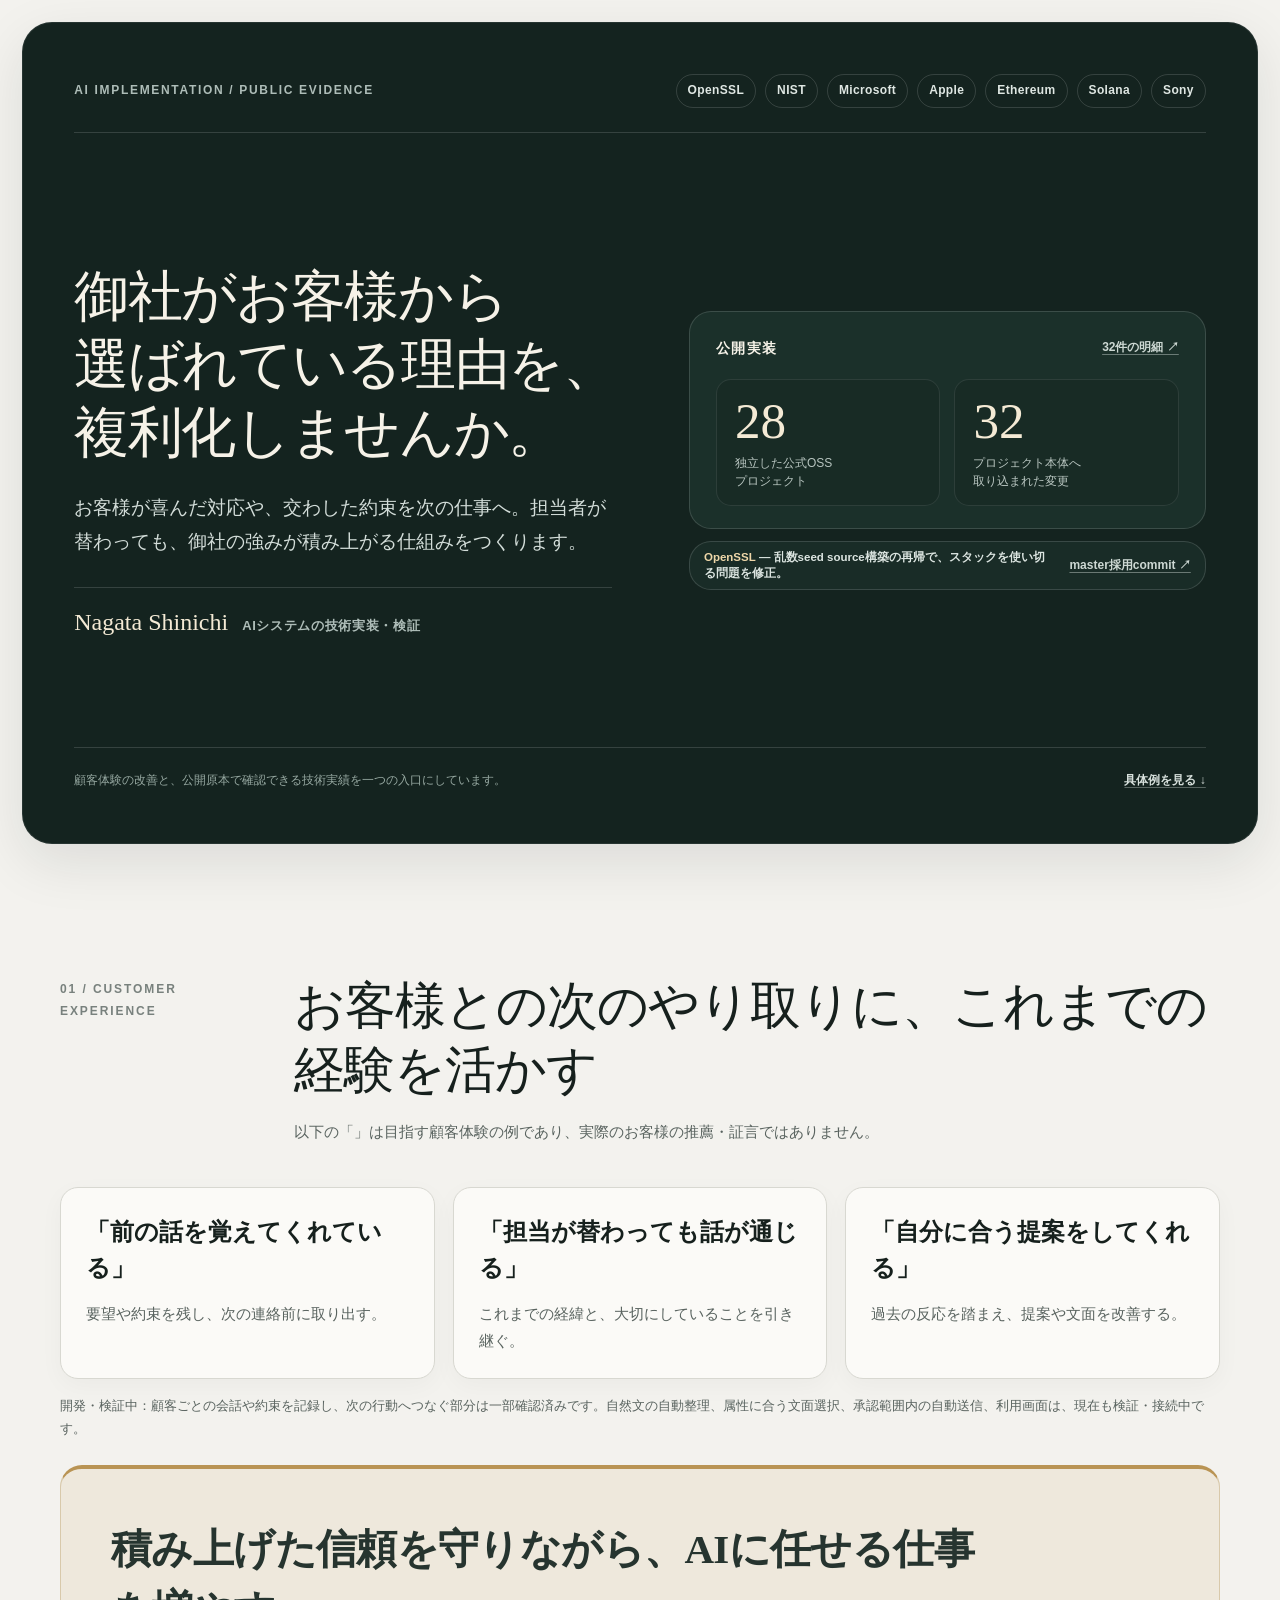
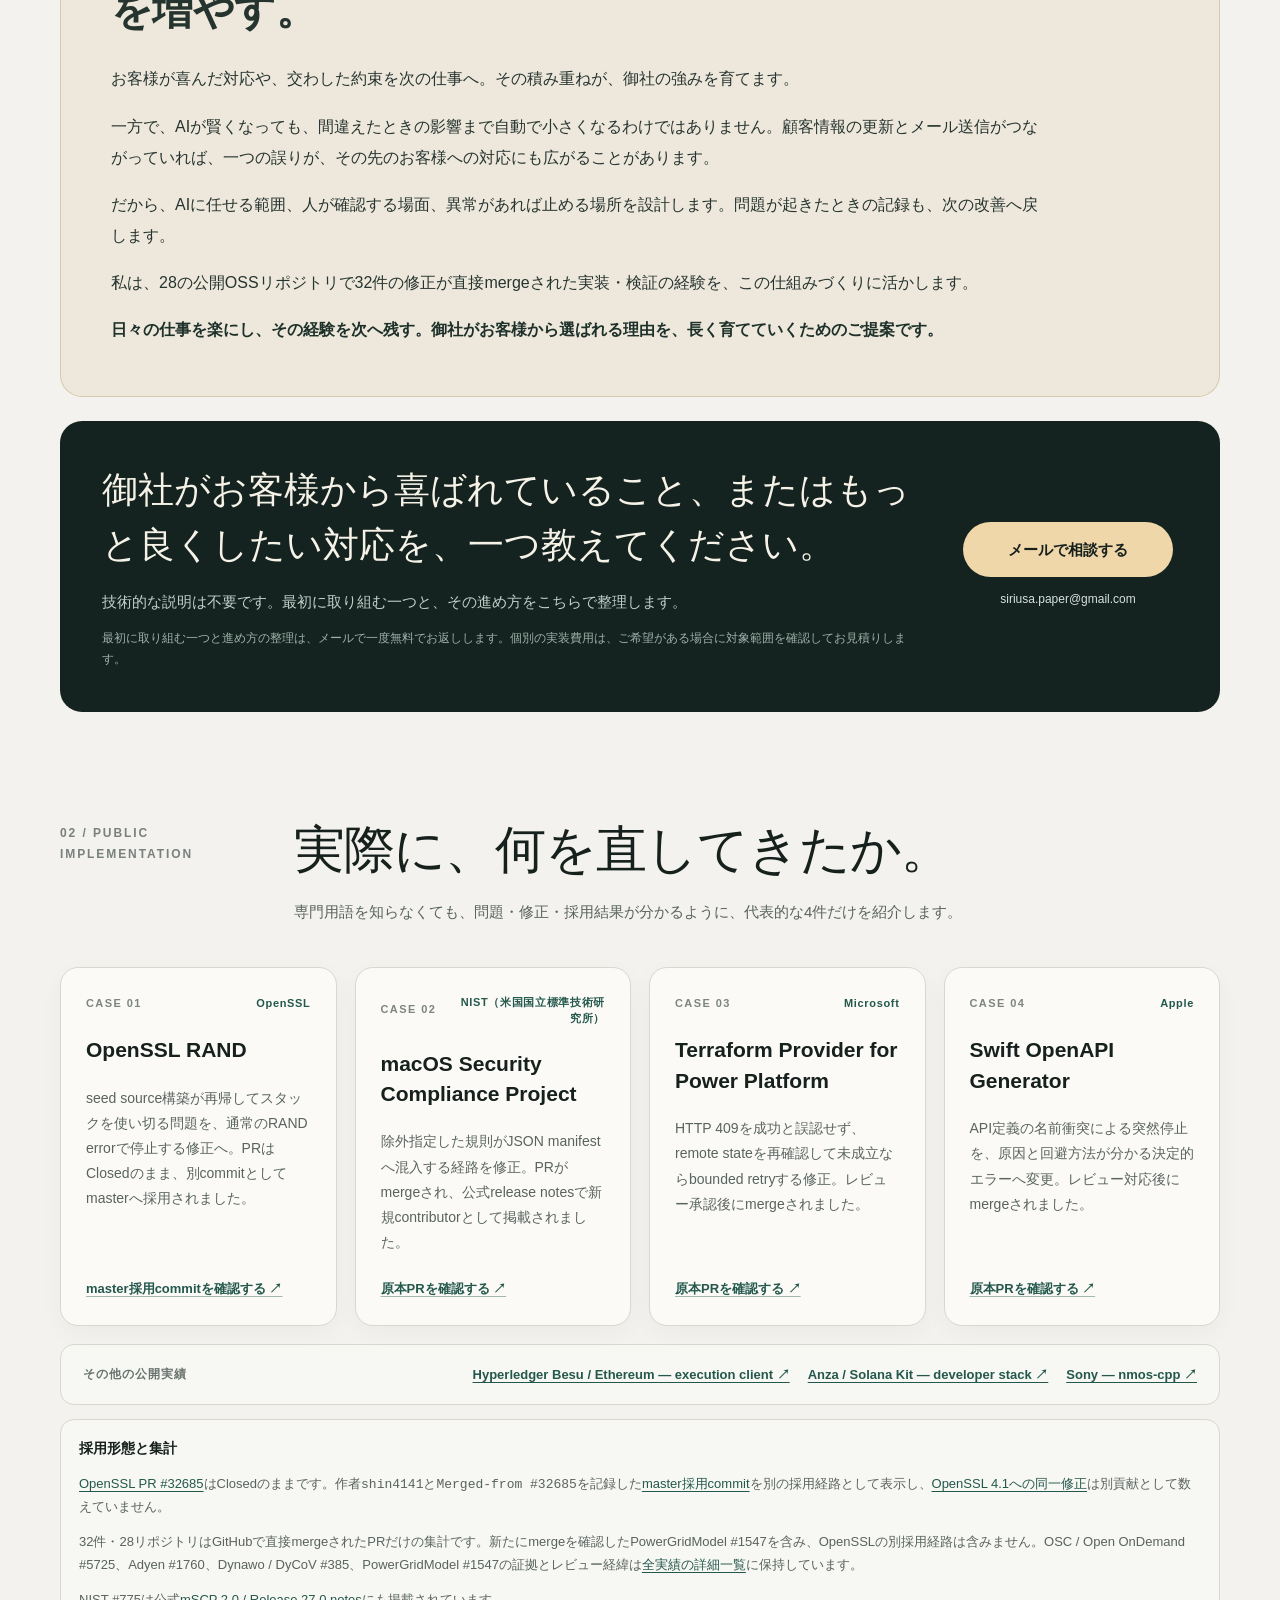
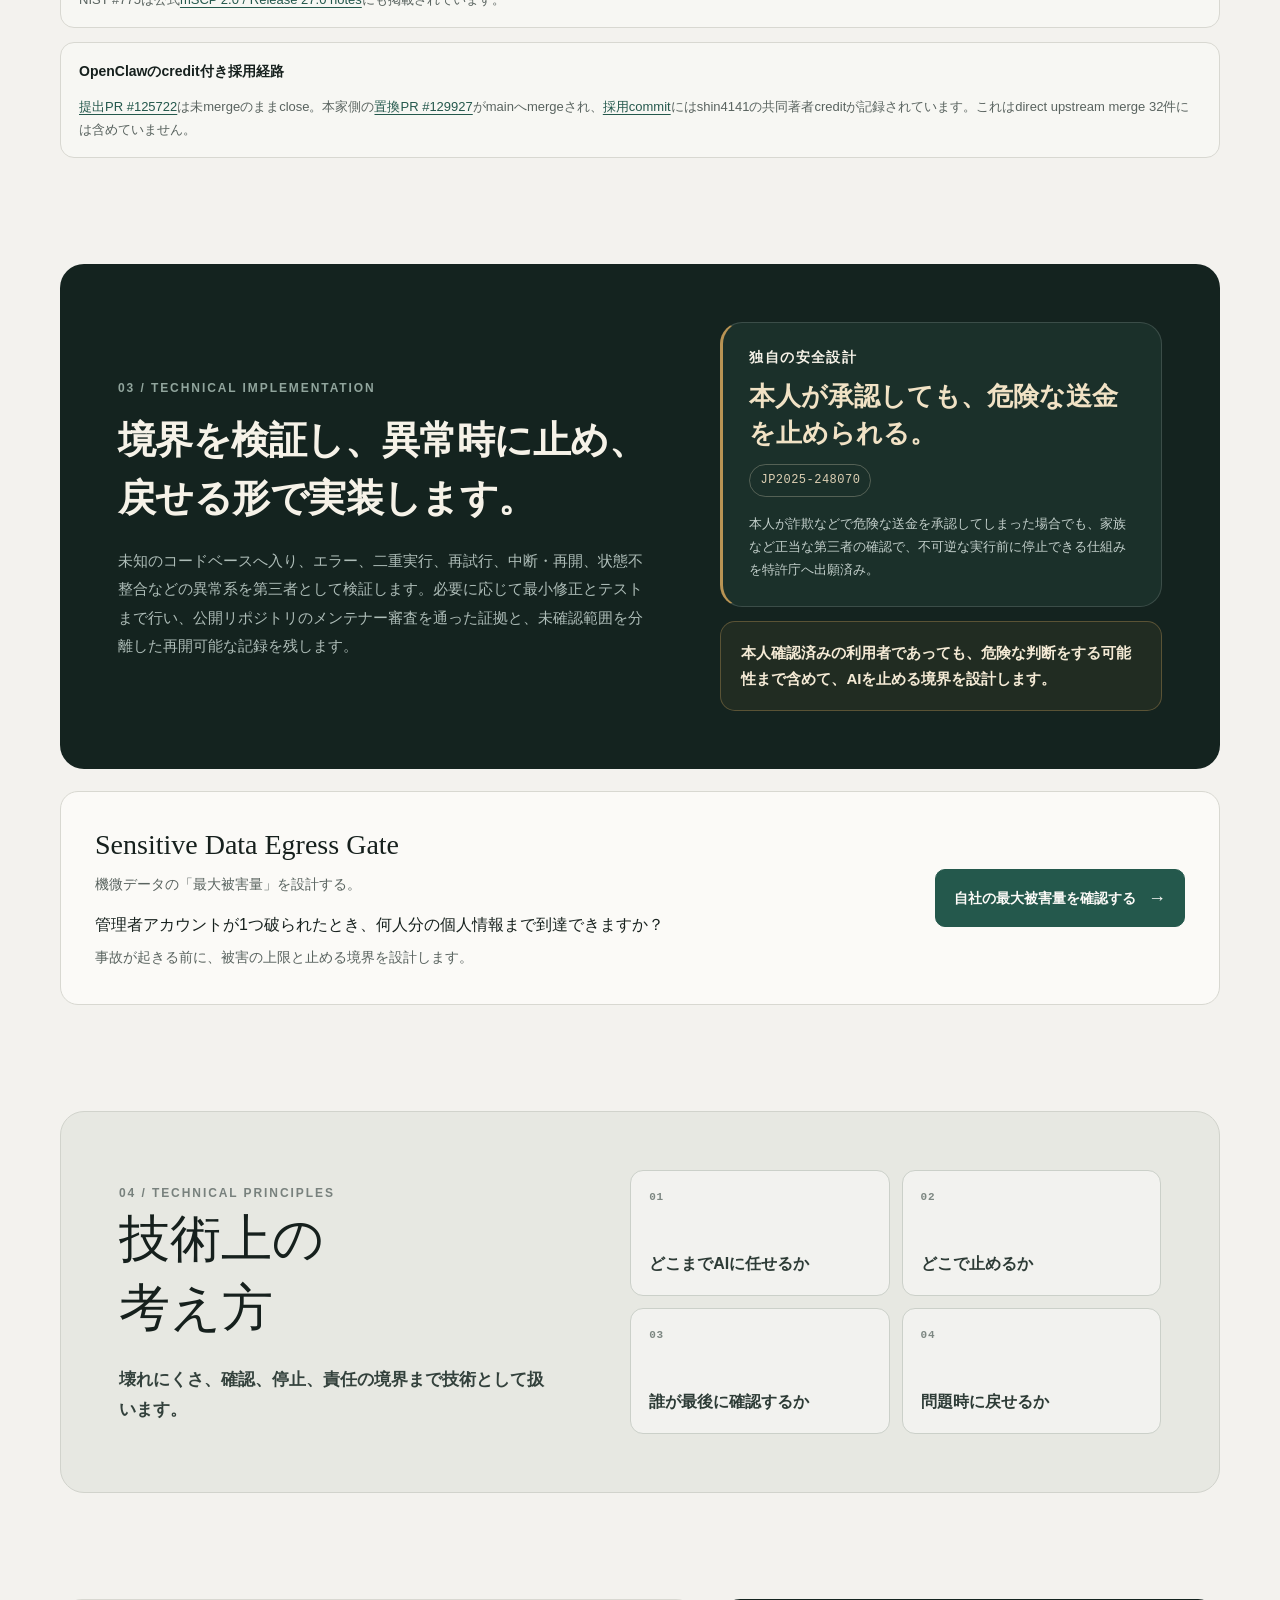
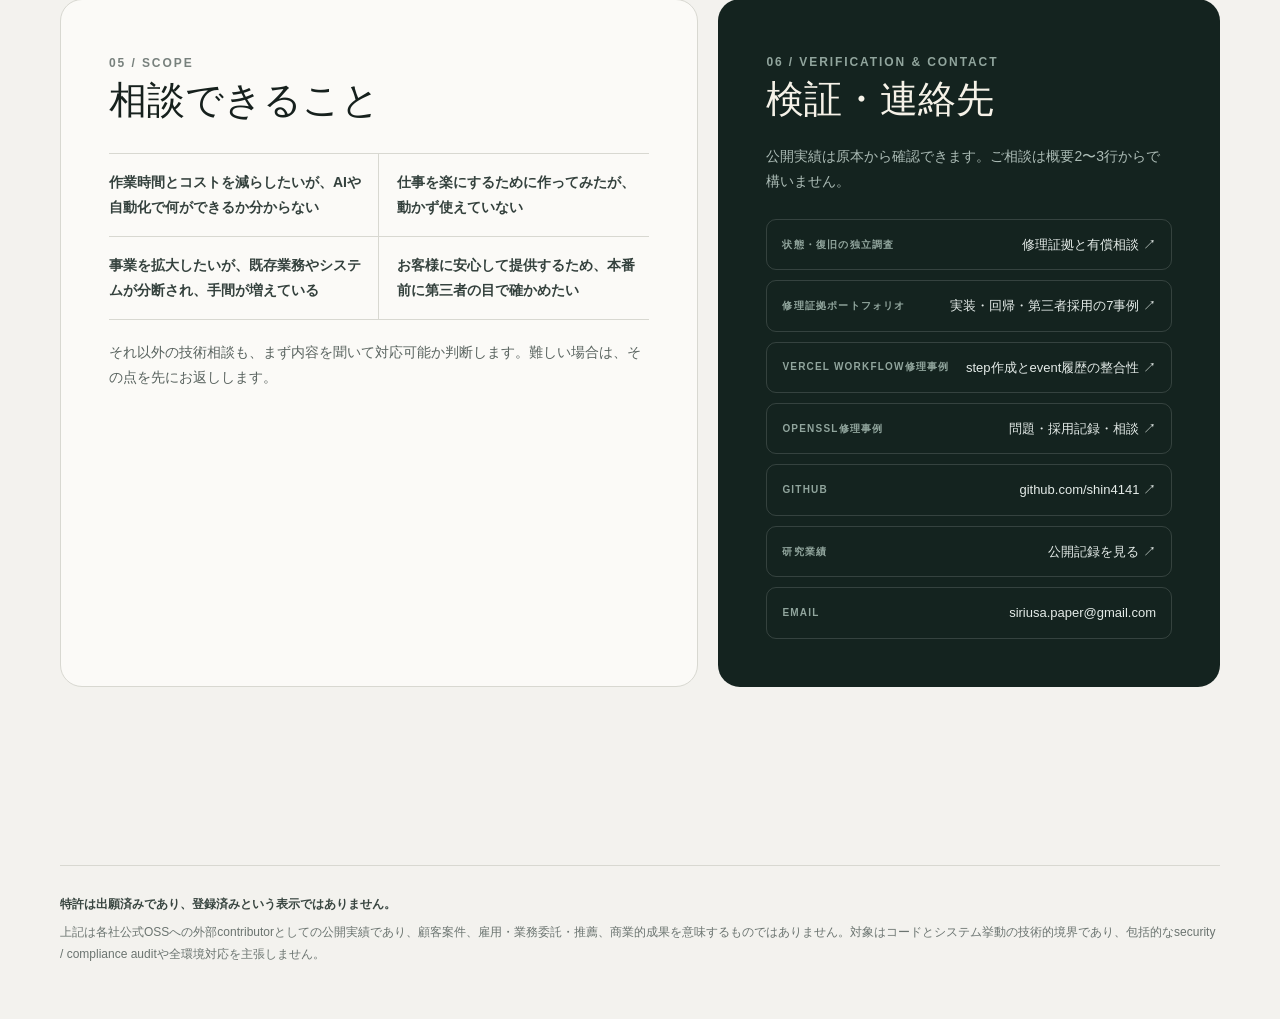
<file: index.html>
<!doctype html>
<html lang="ja">
<head>
  <meta charset="utf-8">
  <meta name="viewport" content="width=device-width, initial-scale=1">
  <meta name="robots" content="index, follow">
  <meta name="description" content="Nagata Shinichi — AIシステムの実装・検証。公開OSSの実装記録と、安全に止めるための技術設計。">
  <link rel="icon" href="data:,">
  <title>Nagata Shinichi｜AIシステムの技術的境界監査・修理</title>
  <style>
    :root {
      --paper: #f3f2ee;
      --surface: #fbfaf7;
      --ink: #16201d;
      --muted: #59635f;
      --line: #d8d8d1;
      --deep: #14231f;
      --deep-2: #1b302a;
      --deep-line: rgba(255, 255, 255, 0.14);
      --cream: #f6f2e8;
      --accent: #b99454;
      --accent-soft: #e9ddc7;
      --link: #24584c;
      --radius-lg: 30px;
      --radius-md: 18px;
      --shadow: 0 18px 55px rgba(18, 31, 27, 0.10);
    }

    * { box-sizing: border-box; }

    html { color-scheme: light; }

    body {
      margin: 0;
      background: var(--paper);
      color: var(--ink);
      font-family: -apple-system, BlinkMacSystemFont, "Hiragino Kaku Gothic ProN",
        "Hiragino Sans", "Yu Gothic", "Meiryo", sans-serif;
      font-size: 16px;
      line-height: 1.8;
      text-rendering: optimizeLegibility;
      -webkit-font-smoothing: antialiased;
    }

    a {
      color: var(--link);
      text-decoration-thickness: 1px;
      text-underline-offset: 0.22em;
    }

    a:hover { text-decoration-thickness: 2px; }

    a:focus-visible {
      outline: 3px solid var(--accent);
      outline-offset: 4px;
      border-radius: 4px;
    }

    .skip-link {
      position: fixed;
      left: 16px;
      top: -80px;
      z-index: 100;
      padding: 10px 14px;
      background: var(--surface);
      color: var(--ink);
      border-radius: 8px;
    }

    .skip-link:focus { top: 16px; }

    .review-bar {
      display: flex;
      align-items: center;
      justify-content: center;
      min-height: 34px;
      padding: 6px 18px;
      background: #0d1714;
      color: #d9dfdc;
      font-size: 11px;
      font-weight: 700;
      letter-spacing: 0.18em;
      text-transform: uppercase;
    }

    .hero-wrap {
      padding: 22px;
    }

    .hero {
      min-height: calc(100svh - 78px);
      max-width: 1380px;
      margin: 0 auto;
      padding: clamp(28px, 4vw, 58px);
      border: 1px solid rgba(255, 255, 255, 0.08);
      border-radius: var(--radius-lg);
      background: var(--deep);
      color: var(--cream);
      box-shadow: var(--shadow);
      display: flex;
      flex-direction: column;
      justify-content: space-between;
      overflow: hidden;
    }

    .hero-topline {
      display: flex;
      align-items: center;
      justify-content: space-between;
      gap: 24px;
      padding-bottom: 24px;
      border-bottom: 1px solid var(--deep-line);
    }

    .hero-kicker {
      flex: 0 0 auto;
      min-width: 0;
      margin: 0;
      color: #aebdb8;
      font-size: 12px;
      font-weight: 700;
      letter-spacing: 0.14em;
      white-space: nowrap;
    }

    .brand-strip {
      display: flex;
      align-items: center;
      justify-content: flex-end;
      gap: 9px;
      flex-wrap: nowrap;
      margin: 0 0 0 auto;
      padding: 0;
      list-style: none;
    }

    .brand-strip li {
      padding: 5px 11px;
      border: 1px solid var(--deep-line);
      border-radius: 999px;
      color: #dfe7e3;
      font-size: 12px;
      font-weight: 650;
      letter-spacing: 0.03em;
      white-space: nowrap;
    }

    .hero-grid {
      display: grid;
      grid-template-columns: minmax(0, 1.02fr) minmax(460px, 0.98fr);
      gap: clamp(36px, 6vw, 88px);
      align-items: center;
      flex: 1;
      padding: clamp(32px, 5vh, 58px) 0 24px;
    }

    .identity-label {
      display: inline-flex;
      align-items: center;
      gap: 10px;
      margin-bottom: 14px;
      color: #c1cec9;
      font-size: 13px;
      font-weight: 700;
      letter-spacing: 0.11em;
    }

    .identity-label::before {
      width: 28px;
      height: 1px;
      background: var(--accent);
      content: "";
    }

    h1 {
      margin: 0;
      font-family: ui-serif, "Yu Mincho", "Hiragino Mincho ProN", serif;
      font-size: clamp(40px, 4.3vw, 62px);
      font-weight: 500;
      line-height: 1.23;
      letter-spacing: -0.025em;
    }

    .headline-line {
      display: block;
      white-space: nowrap;
    }

    .hero-value-summary {
      max-width: 650px;
      margin: 24px 0 0;
      color: #d3ddd9;
      font-size: clamp(17px, 1.45vw, 21px);
      line-height: 1.85;
    }

    .identity-byline {
      display: flex;
      align-items: baseline;
      gap: 14px;
      flex-wrap: wrap;
      margin-top: 28px;
      padding-top: 20px;
      border-top: 1px solid var(--deep-line);
    }

    .person-name {
      color: #f4ead5;
      font-family: ui-serif, Georgia, serif;
      font-size: 24px;
      line-height: 1.2;
    }

    .role {
      color: #aebdb8;
      font-size: 13px;
      font-weight: 650;
      letter-spacing: 0.05em;
    }

    .hero-evidence {
      display: grid;
      gap: 12px;
      align-content: center;
    }

    .proof-panel,
    .adoption-panel,
    .patent-panel {
      border: 1px solid var(--deep-line);
      background: var(--deep-2);
      border-radius: 22px;
    }

    .proof-panel { padding: 24px 26px 22px; }

    .panel-heading {
      display: flex;
      align-items: center;
      justify-content: space-between;
      gap: 16px;
      margin-bottom: 18px;
    }

    .panel-heading h2,
    .patent-panel h2 {
      margin: 0;
      font-size: 14px;
      font-weight: 700;
      letter-spacing: 0.1em;
    }

    .source-link {
      color: #cdd8d3;
      font-size: 12px;
      font-weight: 650;
      text-decoration-color: rgba(205, 216, 211, 0.45);
    }

    .metrics {
      display: grid;
      grid-template-columns: 1fr 1fr;
      gap: 14px;
    }

    .metric {
      min-width: 0;
      padding: 17px 18px 15px;
      border: 1px solid rgba(255, 255, 255, 0.09);
      border-radius: 15px;
      background: rgba(0, 0, 0, 0.10);
    }

    .metric-number {
      display: block;
      color: #f4ead5;
      font-family: ui-serif, Georgia, serif;
      font-size: clamp(38px, 4vw, 58px);
      line-height: 0.95;
    }

    .metric-label {
      display: block;
      margin-top: 9px;
      color: #b8c5c0;
      font-size: 12px;
      line-height: 1.5;
    }

    .adoption-panel {
      display: grid;
      grid-template-columns: minmax(0, 1fr) auto;
      gap: 8px 14px;
      align-items: center;
      padding: 8px 14px;
      background: rgba(27, 48, 42, 0.74);
    }

    .adoption-copy {
      margin: 0;
      color: #dce5e1;
      font-size: 11.5px;
      font-weight: 650;
      line-height: 1.35;
    }

    .adoption-copy strong { color: #efd7a9; }

    .adoption-boundary {
      display: block;
      margin-top: 3px;
      color: #91a59d;
      font-size: 8px;
      font-weight: 750;
      letter-spacing: 0.11em;
      text-transform: uppercase;
    }

    .patent-panel {
      padding: 22px 26px 24px;
      border-left: 3px solid var(--accent);
    }

    .patent-title {
      margin: 7px 0 0;
      color: #f1e2c5;
      font-size: clamp(20px, 2vw, 27px);
      font-weight: 720;
      line-height: 1.45;
    }

    .patent-id {
      display: inline-flex;
      margin-top: 12px;
      padding: 5px 10px;
      border: 1px solid rgba(233, 221, 199, 0.28);
      border-radius: 999px;
      color: #dfd1b5;
      font-family: ui-monospace, SFMono-Regular, Menlo, monospace;
      font-size: 12px;
      letter-spacing: 0.04em;
    }

    .patent-example {
      margin: 16px 0 0;
      color: #c4d0cc;
      font-size: 13px;
      line-height: 1.75;
    }

    .safety-line {
      margin: 0;
      padding: 18px 20px;
      border: 1px solid rgba(185, 148, 84, 0.38);
      border-radius: 15px;
      color: #f4ead5;
      background: rgba(185, 148, 84, 0.08);
      font-size: 15px;
      font-weight: 680;
      line-height: 1.75;
    }

    .hero-foot {
      display: flex;
      align-items: center;
      justify-content: space-between;
      gap: 24px;
      padding-top: 22px;
      border-top: 1px solid var(--deep-line);
      color: #96a8a1;
      font-size: 12px;
    }

    .hero-foot a {
      color: #d7e0dc;
      font-weight: 650;
      text-decoration-color: rgba(215, 224, 220, 0.35);
    }

    main {
      max-width: 1220px;
      margin: 0 auto;
      padding: 108px 30px 72px;
    }

    .section {
      padding: 0 0 106px;
    }

    .section-heading {
      display: grid;
      grid-template-columns: 200px minmax(0, 1fr);
      gap: 34px;
      align-items: start;
      margin-bottom: 42px;
    }

    .section-number {
      margin: 5px 0 0;
      color: #78817d;
      font-size: 12px;
      font-weight: 700;
      letter-spacing: 0.16em;
      text-transform: uppercase;
    }

    .section-heading h2 {
      margin: 0;
      font-family: ui-serif, "Yu Mincho", "Hiragino Mincho ProN", serif;
      font-size: clamp(34px, 4vw, 54px);
      font-weight: 500;
      line-height: 1.25;
      letter-spacing: -0.02em;
    }

    .section-lead {
      max-width: 700px;
      margin: 16px 0 0;
      color: var(--muted);
      font-size: 15px;
    }

    .case-grid {
      display: grid;
      grid-template-columns: repeat(4, 1fr);
      gap: 18px;
    }

    .case-card {
      min-width: 0;
      padding: 26px 25px 24px;
      border: 1px solid var(--line);
      border-radius: var(--radius-md);
      background: var(--surface);
      box-shadow: 0 7px 24px rgba(18, 31, 27, 0.035);
      display: flex;
      flex-direction: column;
    }

    .case-meta {
      display: flex;
      align-items: center;
      justify-content: space-between;
      gap: 12px;
      margin-bottom: 22px;
      color: #7c8581;
      font-size: 11px;
      font-weight: 700;
      letter-spacing: 0.13em;
      text-transform: uppercase;
    }

    .case-company {
      max-width: calc(100% - 72px);
      color: var(--link);
      line-height: 1.5;
      letter-spacing: 0.06em;
      text-align: right;
      text-transform: none;
    }

    .case-card h3 {
      margin: 0 0 20px;
      font-size: 21px;
      line-height: 1.45;
    }

    .case-copy {
      margin: 0 0 14px;
      color: var(--muted);
      font-size: 14px;
      line-height: 1.8;
    }

    .case-copy strong {
      display: block;
      margin-bottom: 3px;
      color: var(--ink);
      font-size: 12px;
      letter-spacing: 0.04em;
    }

    .case-card .source-link-light {
      margin-top: auto;
      padding-top: 8px;
      color: var(--link);
      font-size: 13px;
      font-weight: 700;
      text-decoration-color: rgba(36, 88, 76, 0.42);
    }

    .more-proof {
      display: flex;
      align-items: center;
      justify-content: space-between;
      gap: 20px;
      margin-top: 18px;
      padding: 18px 22px;
      border: 1px solid var(--line);
      border-radius: 14px;
      background: rgba(251, 250, 247, 0.62);
    }

    .more-proof-label {
      color: #69736f;
      font-size: 12px;
      font-weight: 700;
      letter-spacing: 0.08em;
    }

    .more-proof-links {
      display: flex;
      gap: 18px;
      flex-wrap: wrap;
      font-size: 13px;
      font-weight: 650;
    }

    .adoption-detail {
      margin-top: 14px;
      padding: 16px 18px;
      border: 1px solid var(--line);
      border-radius: 14px;
      background: rgba(251, 250, 247, 0.62);
      color: var(--muted);
      font-size: 13px;
      line-height: 1.75;
    }

    .adoption-detail summary {
      color: var(--ink);
      cursor: pointer;
      font-weight: 700;
    }

    .adoption-detail h3 {
      margin: 0;
      color: var(--ink);
      font-size: 14px;
    }

    .adoption-detail p { margin: 12px 0 0; }

    .experience-grid {
      display: grid;
      grid-template-columns: repeat(3, 1fr);
      gap: 18px;
    }

    .experience-card {
      min-width: 0;
      padding: 26px 25px 24px;
      border: 1px solid var(--line);
      border-radius: var(--radius-md);
      background: var(--surface);
      box-shadow: 0 7px 24px rgba(18, 31, 27, 0.035);
    }

    .experience-card h3 {
      margin: 0 0 14px;
      color: var(--ink);
      font-family: ui-serif, "Yu Mincho", "Hiragino Mincho ProN", serif;
      font-size: 24px;
      font-weight: 600;
      line-height: 1.5;
    }

    .experience-card p {
      margin: 0;
      color: var(--muted);
      font-size: 15px;
      line-height: 1.8;
    }

    .experience-return {
      margin: 22px 0 0;
      padding: 19px 22px;
      border-left: 3px solid var(--accent);
      background: var(--accent-soft);
      color: #304039;
      font-size: 16px;
      font-weight: 700;
      line-height: 1.8;
    }

    .development-note {
      margin: 16px 0 0;
      color: var(--muted);
      font-size: 13px;
      line-height: 1.75;
    }

    .trust-risk-panel {
      margin-top: 24px;
      padding: clamp(30px, 4.5vw, 50px);
      border: 1px solid #d8c9ab;
      border-top: 4px solid var(--accent);
      border-radius: 22px;
      background: #eee8dc;
      color: #26342f;
    }

    .trust-risk-panel h3 {
      max-width: 900px;
      margin: 0 0 22px;
      font-family: ui-serif, "Yu Mincho", "Hiragino Mincho ProN", serif;
      font-size: clamp(28px, 3.2vw, 42px);
      font-weight: 600;
      line-height: 1.5;
      letter-spacing: -0.015em;
    }

    .trust-risk-panel p {
      max-width: 940px;
      margin: 0 0 16px;
      font-size: 16px;
      line-height: 1.95;
    }

    .trust-risk-panel p:last-child {
      margin-bottom: 0;
      color: #1d3029;
      font-weight: 720;
    }

    .value-contact {
      margin-top: 24px;
      padding: clamp(28px, 4vw, 42px);
      border-radius: 22px;
      background: var(--deep);
      color: var(--cream);
      display: grid;
      grid-template-columns: minmax(0, 1fr) auto;
      gap: 26px 36px;
      align-items: center;
    }

    .value-contact h3 {
      margin: 0;
      font-family: ui-serif, "Yu Mincho", "Hiragino Mincho ProN", serif;
      font-size: clamp(25px, 2.8vw, 36px);
      font-weight: 500;
      line-height: 1.55;
    }

    .value-contact-copy {
      margin: 14px 0 0;
      color: #c2cfca;
      font-size: 15px;
      line-height: 1.85;
    }

    .value-contact-note {
      margin: 12px 0 0;
      color: #9eb0a9;
      font-size: 12px;
      line-height: 1.75;
    }

    .value-contact-action {
      min-width: 220px;
      text-align: center;
    }

    .email-button {
      display: inline-flex;
      align-items: center;
      justify-content: center;
      min-width: 210px;
      padding: 14px 20px;
      border-radius: 999px;
      background: #efd7a9;
      color: #16201d;
      font-size: 15px;
      font-weight: 800;
      text-decoration: none;
    }

    .email-button:hover { background: #f5e5c5; }

    .email-address {
      display: block;
      margin-top: 12px;
      color: #d7e0dc;
      font-size: 12px;
      overflow-wrap: anywhere;
    }

    .technical-overview {
      padding: clamp(34px, 5vw, 58px);
      border-radius: 24px;
      background: var(--deep);
      color: var(--cream);
      display: grid;
      grid-template-columns: minmax(0, 1fr) minmax(360px, 0.82fr);
      gap: clamp(30px, 5vw, 68px);
      align-items: center;
    }

    .technical-overview .section-number { color: #91a59d; }

    .technical-tagline {
      max-width: 680px;
      margin: 12px 0 0;
      font-size: clamp(27px, 3vw, 42px);
      font-weight: 720;
      line-height: 1.5;
      letter-spacing: -0.015em;
    }

    .technical-tagline strong { color: #efd7a9; }

    .technical-summary {
      max-width: 650px;
      margin: 20px 0 0;
      color: #aebdb8;
      font-size: 15px;
      line-height: 1.9;
    }

    .technical-evidence {
      display: grid;
      gap: 14px;
    }

    .egress-feature {
      display: grid;
      grid-template-columns: minmax(0, 1fr) auto;
      align-items: center;
      gap: 32px;
      margin-top: 22px;
      padding: clamp(22px, 3vw, 34px);
      border: 1px solid var(--line);
      border-radius: var(--radius-md);
      background: var(--surface);
    }

    .egress-feature h3 {
      margin: 0;
      font-family: ui-serif, Georgia, serif;
      font-size: clamp(24px, 2.3vw, 28px);
      font-weight: 500;
      line-height: 1.35;
    }

    .egress-feature-summary {
      margin: 8px 0 0;
      color: var(--muted);
      font-size: 14px;
    }

    .egress-feature-question {
      max-width: 650px;
      margin: 14px 0 0;
      font-size: 16px;
      line-height: 1.7;
    }

    .egress-feature > div { min-width: 0; }

    .egress-feature-note {
      max-width: 650px;
      margin: 8px 0 0;
      color: var(--muted);
      font-size: 14px;
      line-height: 1.7;
    }

    .egress-feature-link {
      display: inline-flex;
      align-items: center;
      justify-content: center;
      justify-self: end;
      gap: 12px;
      width: max-content;
      min-width: 0;
      max-width: 100%;
      min-height: 52px;
      padding: 14px 18px;
      border: 1px solid var(--link);
      border-radius: 10px;
      background: var(--link);
      color: var(--surface);
      font-size: 14px;
      font-weight: 700;
      line-height: 1.6;
      text-align: center;
      text-decoration: none;
    }

    .egress-feature-link:hover {
      background: var(--deep);
      border-color: var(--deep);
      text-decoration: none;
    }

    .egress-feature-link:focus-visible {
      outline: 3px solid var(--accent);
      outline-offset: 4px;
      border-radius: 10px;
    }

    .egress-feature-link span:first-child { min-width: 0; }
    .egress-feature-link span:last-child { flex: 0 0 auto; font-size: 18px; }
    .egress-feature .keep-phrase { white-space: nowrap; }

    @media (max-width: 396px) {
      .egress-feature-summary .jp-copy-line { display: block; }
    }

    @media (max-width: 397px) {
      .egress-feature-question > .jp-copy-line { display: block; }
    }

    @media (min-width: 398px) and (max-width: 657px),
           (min-width: 801px) and (max-width: 947px) {
      .egress-feature-question { min-height: 3.4em; }
    }

    @media (max-width: 327px) {
      .egress-feature-link { min-height: 3.6em; }
    }

    .principles {
      padding: clamp(34px, 5vw, 58px);
      border-radius: 24px;
      background: #e7e8e2;
      border: 1px solid #d1d3cc;
    }

    .principles-grid {
      display: grid;
      grid-template-columns: 0.9fr 1.1fr;
      gap: clamp(35px, 6vw, 80px);
      align-items: center;
    }

    .principles h2 {
      margin: 0;
      font-family: ui-serif, "Yu Mincho", "Hiragino Mincho ProN", serif;
      font-size: clamp(34px, 4vw, 51px);
      font-weight: 500;
      line-height: 1.35;
    }

    .principles-core {
      margin: 22px 0 0;
      color: #33413c;
      font-size: 17px;
      font-weight: 700;
      line-height: 1.8;
    }

    .principle-list {
      display: grid;
      grid-template-columns: 1fr 1fr;
      gap: 12px;
      margin: 0;
      padding: 0;
      list-style: none;
      counter-reset: principle;
    }

    .principle-list li {
      counter-increment: principle;
      min-height: 126px;
      padding: 18px;
      border: 1px solid #cbd0c9;
      border-radius: 13px;
      background: rgba(255, 255, 255, 0.43);
      display: flex;
      flex-direction: column;
      justify-content: space-between;
      color: #2d3b36;
      font-weight: 650;
      line-height: 1.6;
    }

    .principle-list li::before {
      content: "0" counter(principle);
      color: #7d8782;
      font-family: ui-monospace, SFMono-Regular, Menlo, monospace;
      font-size: 11px;
      letter-spacing: 0.08em;
    }

    .contact-layout {
      display: grid;
      grid-template-columns: 1.12fr 0.88fr;
      gap: 20px;
      align-items: stretch;
    }

    .consult-panel,
    .contact-panel {
      border-radius: 22px;
      padding: clamp(30px, 4vw, 48px);
    }

    .consult-panel {
      border: 1px solid var(--line);
      background: var(--surface);
    }

    .contact-panel {
      background: var(--deep);
      color: var(--cream);
    }

    .consult-panel h2,
    .contact-panel h2 {
      margin: 0 0 26px;
      font-family: ui-serif, "Yu Mincho", "Hiragino Mincho ProN", serif;
      font-size: clamp(31px, 3vw, 43px);
      font-weight: 500;
      line-height: 1.35;
    }

    .consult-list {
      display: grid;
      grid-template-columns: 1fr 1fr;
      gap: 0;
      margin: 0;
      padding: 0;
      list-style: none;
      border-top: 1px solid var(--line);
    }

    .consult-list li {
      padding: 16px 12px 16px 0;
      border-bottom: 1px solid var(--line);
      color: #34413d;
      font-size: 14px;
      font-weight: 620;
    }

    .consult-list li:nth-child(odd) { border-right: 1px solid var(--line); }
    .consult-list li:nth-child(even) { padding-left: 18px; }

    .consult-note {
      margin: 20px 0 0;
      color: var(--muted);
      font-size: 14px;
    }

    .contact-intro {
      margin: -8px 0 25px;
      color: #acbcb6;
      font-size: 14px;
    }

    .contact-links {
      display: grid;
      gap: 10px;
    }

    .contact-link {
      display: flex;
      align-items: center;
      justify-content: space-between;
      gap: 16px;
      padding: 13px 15px;
      border: 1px solid var(--deep-line);
      border-radius: 10px;
      color: #e4ebe8;
      text-decoration: none;
      font-size: 13px;
    }

    .contact-link:hover { background: rgba(255, 255, 255, 0.05); }

    .contact-link span:first-child {
      color: #91a59d;
      font-size: 10px;
      font-weight: 700;
      letter-spacing: 0.12em;
      text-transform: uppercase;
    }

    .contact-link span:last-child {
      overflow-wrap: anywhere;
      text-align: right;
    }

    footer {
      max-width: 1220px;
      margin: 0 auto;
      padding: 0 30px 48px;
    }

    .footer-inner {
      padding-top: 28px;
      border-top: 1px solid var(--line);
      color: #6b7470;
      font-size: 12px;
      line-height: 1.8;
    }

    .footer-inner p { margin: 0 0 7px; }
    .patent-clarification { color: #394641; font-weight: 700; }

    @media (max-width: 1000px) {
      .hero-grid {
        grid-template-columns: minmax(0, 1fr) minmax(390px, 0.9fr);
        gap: 40px;
      }
      .case-grid { grid-template-columns: repeat(2, 1fr); }
      .experience-grid { grid-template-columns: 1fr; }
      .case-card { min-height: 0; }
      .section-heading { grid-template-columns: 130px minmax(0, 1fr); }
      .technical-overview { grid-template-columns: 1fr; }
    }

    @media (min-width: 801px) and (max-width: 900px) {
      .hero { padding: 28px 30px; }
      .hero-topline { align-items: flex-start; flex-direction: column; gap: 14px; padding-bottom: 18px; }
      .hero-kicker { font-size: 12px; }
      .brand-strip { justify-content: flex-start; gap: 8px; margin-left: 0; }
      .brand-strip li { padding: 5px 9px; font-size: 12px; }
      .hero-grid {
        grid-template-columns: minmax(0, 0.96fr) minmax(330px, 1.04fr);
        gap: 24px;
        padding: 28px 0 20px;
      }
      h1 { font-size: 39px; }
      .hero-value-summary { margin-top: 18px; font-size: 15px; line-height: 1.75; }
      .identity-byline { margin-top: 20px; padding-top: 16px; }
      .person-name { font-size: 21px; }
      .role { font-size: 12px; }
      .hero-evidence { gap: 9px; }
      .proof-panel { padding: 16px; }
      .adoption-panel { padding: 12px 14px; }
      .adoption-copy { font-size: 11px; }
      .panel-heading { margin-bottom: 12px; }
      .metric { padding: 12px 10px; }
      .metric-number { font-size: 36px; }
      .metric-label { margin-top: 6px; font-size: 9px; }
      .patent-panel { padding: 15px 16px 16px; }
      .patent-title { font-size: 17px; }
      .patent-id { margin-top: 8px; font-size: 10px; }
      .patent-example { margin-top: 10px; font-size: 10px; line-height: 1.58; }
      .safety-line { padding: 12px 14px; font-size: 11px; line-height: 1.6; }
      .hero-foot { padding-top: 15px; font-size: 10px; }
    }

    @media (max-width: 800px) {
      .hero { min-height: auto; }
      .hero-topline { align-items: flex-start; flex-direction: column; }
      .brand-strip { justify-content: flex-start; margin-left: 0; }
      .hero-grid { grid-template-columns: 1fr; }
      .hero-foot { align-items: flex-start; flex-direction: column; }
      .section-heading { grid-template-columns: 1fr; gap: 8px; }
      .principles-grid,
      .contact-layout,
      .value-contact { grid-template-columns: 1fr; }
      .value-contact-action { text-align: left; }
      .egress-feature { grid-template-columns: minmax(0, 1fr); gap: 20px; }
      .egress-feature-link { justify-self: start; }
    }

    @media (max-width: 560px) {
      body { font-size: 15px; }
      .review-bar { min-height: 26px; padding: 4px 14px; font-size: 8.5px; }
      .hero-wrap { padding: 0; }
      .hero {
        border-radius: 0 0 24px 24px;
        padding: 16px 16px 22px;
      }
      .hero-topline { gap: 12px; padding-bottom: 12px; }
      .hero-kicker { font-size: 9.5px; line-height: 1.5; }
      .brand-strip { display: grid; grid-template-columns: repeat(3, minmax(0, 1fr)); gap: 8px; width: 100%; }
      .brand-strip li { padding: 5px 8px; font-size: 12px; text-align: center; }
      .hero-grid { gap: 16px; padding: 18px 0 16px; }
      h1 { font-size: clamp(30px, 8.7vw, 34px); line-height: 1.3; }
      .hero-value-summary { margin-top: 16px; font-size: 16px; line-height: 1.75; }
      .identity-byline { margin-top: 18px; padding-top: 15px; gap: 8px 12px; }
      .person-name { font-size: 20px; }
      .role { font-size: 12px; }
      .hero-evidence { gap: 9px; }
      .proof-panel { padding: 13px 14px 12px; border-radius: 16px; }
      .adoption-panel {
        grid-template-columns: minmax(0, 1fr);
        gap: 7px 10px;
        padding: 8px 12px;
        border-radius: 14px;
      }
      .adoption-copy { font-size: 11px; line-height: 1.5; }
      .adoption-phrase { display: block; }
      .adoption-boundary { margin-top: 3px; font-size: 9px; line-height: 1.45; }
      .adoption-panel .source-link { justify-self: start; white-space: nowrap; }
      .patent-panel { padding: 12px 14px 13px; border-radius: 16px; }
      .panel-heading { margin-bottom: 8px; }
      .panel-heading h2,
      .patent-panel h2 { font-size: 12.5px; }
      .source-link { font-size: 10.5px; }
      .metrics { gap: 8px; }
      .metric { padding: 9px 10px; }
      .metric-number { font-size: 32px; }
      .metric-label { margin-top: 5px; font-size: 10.5px; line-height: 1.4; }
      .patent-title { margin-top: 4px; font-size: 17.5px; line-height: 1.35; }
      .patent-id { margin-top: 6px; padding: 3px 8px; font-size: 10.5px; }
      .patent-example { margin-top: 8px; font-size: 10.5px; line-height: 1.5; }
      .safety-line { padding: 12px 14px; font-size: 11.5px; line-height: 1.55; }
      .hero-foot { padding-top: 12px; font-size: 10px; }
      main { padding: 76px 18px 48px; }
      .section { padding-bottom: 76px; }
      .section-heading { margin-bottom: 28px; }
      .case-card { padding: 22px 20px; }
      .case-grid { grid-template-columns: 1fr; }
      .experience-card { padding: 22px 20px; }
      .experience-card h3 { font-size: 22px; }
      .trust-risk-panel { padding: 26px 22px; }
      .trust-risk-panel h3 { margin-bottom: 18px; font-size: 27px; }
      .trust-risk-panel p { font-size: 15.5px; line-height: 1.9; }
      .value-contact { padding: 26px 22px; }
      .value-contact h3 { font-size: 25px; }
      .value-contact-action { min-width: 0; }
      .email-button { width: 100%; min-width: 0; }
      .technical-overview { padding: 28px 20px; }
      .technical-tagline { font-size: 25px; }
      .more-proof { align-items: flex-start; flex-direction: column; }
      .more-proof-links { flex-direction: column; gap: 8px; }
      .principles { padding: 28px 20px; }
      .principle-list { grid-template-columns: 1fr; }
      .principle-list li { min-height: 98px; }
      .consult-panel,
      .contact-panel { padding: 28px 22px; }
      .consult-list { grid-template-columns: 1fr; }
      .consult-list li:nth-child(odd) { border-right: 0; }
      .consult-list li:nth-child(even) { padding-left: 0; }
      footer { padding: 0 18px 36px; }
    }

    @media (prefers-reduced-motion: reduce) {
      *, *::before, *::after { scroll-behavior: auto !important; }
    }
  </style>
</head>
<body>
  <a class="skip-link" href="#main-content">本文へ移動</a>
  <div class="hero-wrap">
    <header class="hero" aria-labelledby="page-title">
      <div class="hero-topline">
        <p class="hero-kicker">AI IMPLEMENTATION / PUBLIC EVIDENCE</p>
        <ul class="brand-strip" aria-label="公開実装先">
          <li>OpenSSL</li>
          <li>NIST</li>
          <li>Microsoft</li>
          <li>Apple</li>
          <li>Ethereum</li>
          <li>Solana</li>
          <li>Sony</li>
        </ul>
      </div>

      <div class="hero-grid">
        <div class="hero-identity">
          <h1 id="page-title"><span class="headline-line">御社がお客様から</span><span class="headline-line">選ばれている理由を、</span><span class="headline-line">複利化しませんか。</span></h1>
          <p class="hero-value-summary">お客様が喜んだ対応や、交わした約束を次の仕事へ。担当者が替わっても、御社の強みが積み上がる仕組みをつくります。</p>
          <div class="identity-byline" aria-label="運営者">
            <span class="person-name">Nagata Shinichi</span>
            <span class="role">AIシステムの技術実装・検証</span>
          </div>
        </div>

        <div class="hero-evidence" aria-label="主要な公開証拠">
          <section class="proof-panel" aria-labelledby="proof-title">
            <div class="panel-heading">
              <h2 id="proof-title">公開実装</h2>
              <a class="source-link" href="https://github.com/shin4141/shin4141/blob/main/MERGE_PORTFOLIO.md">32件の明細 ↗</a>
            </div>
            <div class="metrics">
              <div class="metric">
                <span class="metric-number">28</span>
                <span class="metric-label">独立した公式OSS<br>プロジェクト</span>
              </div>
              <div class="metric">
                <span class="metric-number">32</span>
                <span class="metric-label">プロジェクト本体へ<br>取り込まれた変更</span>
              </div>
            </div>
          </section>

          <section class="adoption-panel" aria-label="OpenSSLのmaster採用">
            <p class="adoption-copy"><strong>OpenSSL</strong> — <span class="adoption-phrase">乱数seed source構築の再帰で、</span><span class="adoption-phrase">スタックを使い切る問題を修正。</span></p>
            <a class="source-link" href="https://github.com/openssl/openssl/commit/aeeca5a9e07166183fe323f336c9177a9b524c78">master採用commit ↗</a>
          </section>
        </div>
      </div>

      <div class="hero-foot">
        <span>顧客体験の改善と、公開原本で確認できる技術実績を一つの入口にしています。</span>
        <a href="#customer-experience">具体例を見る ↓</a>
      </div>
    </header>
  </div>

  <main id="main-content">
    <section class="section" id="customer-experience" aria-labelledby="customer-experience-title">
      <div class="section-heading">
        <p class="section-number">01 / Customer experience</p>
        <div>
          <h2 id="customer-experience-title">お客様との次のやり取りに、これまでの経験を活かす</h2>
          <p class="section-lead">以下の「」は目指す顧客体験の例であり、実際のお客様の推薦・証言ではありません。</p>
        </div>
      </div>

      <div class="experience-grid">
        <article class="experience-card">
          <h3>「前の話を覚えてくれている」</h3>
          <p>要望や約束を残し、次の連絡前に取り出す。</p>
        </article>
        <article class="experience-card">
          <h3>「担当が替わっても話が通じる」</h3>
          <p>これまでの経緯と、大切にしていることを引き継ぐ。</p>
        </article>
        <article class="experience-card">
          <h3>「自分に合う提案をしてくれる」</h3>
          <p>過去の反応を踏まえ、提案や文面を改善する。</p>
        </article>
      </div>

      <p class="development-note">開発・検証中：顧客ごとの会話や約束を記録し、次の行動へつなぐ部分は一部確認済みです。自然文の自動整理、属性に合う文面選択、承認範囲内の自動送信、利用画面は、現在も検証・接続中です。</p>

      <div class="trust-risk-panel" aria-labelledby="trust-risk-title">
        <h3 id="trust-risk-title">積み上げた信頼を守りながら、AIに任せる仕事を増やす。</h3>
        <p>お客様が喜んだ対応や、交わした約束を次の仕事へ。その積み重ねが、御社の強みを育てます。</p>
        <p>一方で、AIが賢くなっても、間違えたときの影響まで自動で小さくなるわけではありません。顧客情報の更新とメール送信がつながっていれば、一つの誤りが、その先のお客様への対応にも広がることがあります。</p>
        <p>だから、AIに任せる範囲、人が確認する場面、異常があれば止める場所を設計します。問題が起きたときの記録も、次の改善へ戻します。</p>
        <p>私は、28の公開OSSリポジトリで32件の修正が直接mergeされた実装・検証の経験を、この仕組みづくりに活かします。</p>
        <p>日々の仕事を楽にし、その経験を次へ残す。御社がお客様から選ばれる理由を、長く育てていくためのご提案です。</p>
      </div>

      <div class="value-contact" aria-labelledby="value-contact-title">
        <div>
          <h3 id="value-contact-title">御社がお客様から喜ばれていること、またはもっと良くしたい対応を、一つ教えてください。</h3>
          <p class="value-contact-copy">技術的な説明は不要です。最初に取り組む一つと、その進め方をこちらで整理します。</p>
          <p class="value-contact-note">最初に取り組む一つと進め方の整理は、メールで一度無料でお返しします。個別の実装費用は、ご希望がある場合に対象範囲を確認してお見積りします。</p>
        </div>
        <div class="value-contact-action">
          <a class="email-button" href="mailto:siriusa.paper@gmail.com">メールで相談する</a>
          <span class="email-address">siriusa.paper@gmail.com</span>
        </div>
      </div>
    </section>

    <section class="section" id="implementation" aria-labelledby="implementation-title">
      <div class="section-heading">
        <p class="section-number">02 / Public implementation</p>
        <div>
          <h2 id="implementation-title">実際に、何を直してきたか。</h2>
          <p class="section-lead">専門用語を知らなくても、問題・修正・採用結果が分かるように、代表的な4件だけを紹介します。</p>
        </div>
      </div>

      <div class="case-grid">
        <article class="case-card">
          <div class="case-meta"><span>Case 01</span><span class="case-company">OpenSSL</span></div>
          <h3>OpenSSL RAND</h3>
          <p class="case-copy">seed source構築が再帰してスタックを使い切る問題を、通常のRAND errorで停止する修正へ。PRはClosedのまま、別commitとしてmasterへ採用されました。</p>
          <a class="source-link-light" href="https://github.com/openssl/openssl/commit/aeeca5a9e07166183fe323f336c9177a9b524c78">master採用commitを確認する ↗</a>
        </article>

        <article class="case-card">
          <div class="case-meta"><span>Case 02</span><span class="case-company">NIST（米国国立標準技術研究所）</span></div>
          <h3>macOS Security Compliance Project</h3>
          <p class="case-copy">除外指定した規則がJSON manifestへ混入する経路を修正。PRがmergeされ、公式release notesで新規contributorとして掲載されました。</p>
          <a class="source-link-light" href="https://github.com/usnistgov/macos_security/pull/775">原本PRを確認する ↗</a>
        </article>

        <article class="case-card">
          <div class="case-meta"><span>Case 03</span><span class="case-company">Microsoft</span></div>
          <h3>Terraform Provider for Power Platform</h3>
          <p class="case-copy">HTTP 409を成功と誤認せず、remote stateを再確認して未成立ならbounded retryする修正。レビュー承認後にmergeされました。</p>
          <a class="source-link-light" href="https://github.com/microsoft/terraform-provider-power-platform/pull/1254">原本PRを確認する ↗</a>
        </article>

        <article class="case-card">
          <div class="case-meta"><span>Case 04</span><span class="case-company">Apple</span></div>
          <h3>Swift OpenAPI Generator</h3>
          <p class="case-copy">API定義の名前衝突による突然停止を、原因と回避方法が分かる決定的エラーへ変更。レビュー対応後にmergeされました。</p>
          <a class="source-link-light" href="https://github.com/apple/swift-openapi-generator/pull/939">原本PRを確認する ↗</a>
        </article>
      </div>

      <div class="more-proof" aria-label="その他の公開実績">
        <span class="more-proof-label">その他の公開実績</span>
        <div class="more-proof-links">
          <a href="https://github.com/besu-eth/besu/pull/11128">Hyperledger Besu / Ethereum — execution client ↗</a>
          <a href="https://github.com/anza-xyz/kit/pull/1971">Anza / Solana Kit — developer stack ↗</a>
          <a href="https://github.com/sony/nmos-cpp/pull/520">Sony — nmos-cpp ↗</a>
        </div>
      </div>

      <div class="adoption-detail">
        <h3>採用形態と集計</h3>
        <p><a href="https://github.com/openssl/openssl/pull/32685">OpenSSL PR #32685</a>はClosedのままです。作者<code>shin4141</code>と<code>Merged-from #32685</code>を記録した<a href="https://github.com/openssl/openssl/commit/aeeca5a9e07166183fe323f336c9177a9b524c78">master採用commit</a>を別の採用経路として表示し、<a href="https://github.com/openssl/openssl/commit/b2d073565875664d8baee1493e9a07eca922687d">OpenSSL 4.1への同一修正</a>は別貢献として数えていません。</p>
        <p>32件・28リポジトリはGitHubで直接mergeされたPRだけの集計です。新たにmergeを確認したPowerGridModel #1547を含み、OpenSSLの別採用経路は含みません。OSC / Open OnDemand #5725、Adyen #1760、Dynawo / DyCoV #385、PowerGridModel #1547の証拠とレビュー経緯は<a href="https://github.com/shin4141/shin4141/blob/main/MERGE_PORTFOLIO.md">全実績の詳細一覧</a>に保持しています。</p>
        <p>NIST #775は公式<a href="https://github.com/usnistgov/macos_security/releases/tag/release_27.0">mSCP 2.0 / Release 27.0 notes</a>にも掲載されています。</p>
      </div>

      <div class="adoption-detail">
        <h3>OpenClawのcredit付き採用経路</h3>
        <p><a href="https://github.com/openclaw/openclaw/pull/125722">提出PR #125722</a>は未mergeのままclose。本家側の<a href="https://github.com/openclaw/openclaw/pull/129927">置換PR #129927</a>がmainへmergeされ、<a href="https://github.com/openclaw/openclaw/commit/1f7101844b53c9f8be709b2b462f2bca4ca66fcc">採用commit</a>にはshin4141の共同著者creditが記録されています。これはdirect upstream merge 32件には含めていません。</p>
      </div>
    </section>

    <section class="section" aria-labelledby="technical-overview-title">
      <div class="technical-overview">
        <div>
          <p class="section-number">03 / Technical implementation</p>
          <h2 class="technical-tagline" id="technical-overview-title">境界を検証し、異常時に止め、戻せる形で実装します。</h2>
          <p class="technical-summary">未知のコードベースへ入り、エラー、二重実行、再試行、中断・再開、状態不整合などの異常系を第三者として検証します。必要に応じて最小修正とテストまで行い、公開リポジトリのメンテナー審査を通った証拠と、未確認範囲を分離した再開可能な記録を残します。</p>
        </div>
        <div class="technical-evidence">
          <section class="patent-panel" aria-labelledby="patent-title">
            <h2>独自の安全設計</h2>
            <p class="patent-title" id="patent-title">本人が承認しても、危険な送金を止められる。</p>
            <span class="patent-id">JP2025-248070</span>
            <p class="patent-example">本人が詐欺などで危険な送金を承認してしまった場合でも、家族など正当な第三者の確認で、不可逆な実行前に停止できる仕組みを特許庁へ出願済み。</p>
          </section>
          <p class="safety-line">本人確認済みの利用者であっても、危険な判断をする可能性まで含めて、AIを止める境界を設計します。</p>
        </div>
      </div>

      <article class="egress-feature" lang="ja" aria-labelledby="egress-feature-title">
        <div>
          <h3 id="egress-feature-title" lang="en">Sensitive Data Egress Gate</h3>
          <p class="egress-feature-summary"><span class="jp-copy-line">機微データの「最大被害量」を</span><span class="jp-copy-line keep-phrase">設計する。</span></p>
          <p class="egress-feature-question"><span class="jp-copy-line">管理者アカウントが1つ</span><span class="jp-copy-line">破られたとき、<span class="keep-phrase">何人分</span>の</span><span class="jp-copy-line"><span class="keep-phrase">個人情報</span>まで<span class="keep-phrase">到達できますか？</span></span></p>
          <p class="egress-feature-note">事故が起きる前に、被害の上限と止める境界を設計します。</p>
        </div>
        <a class="egress-feature-link" href="/sensitive-data-egress-gate/"><span>自社の最大被害量を確認する</span><span aria-hidden="true">→</span></a>
      </article>
    </section>

    <section class="section" aria-labelledby="principles-title">
      <div class="principles">
        <div class="principles-grid">
          <div>
            <p class="section-number">04 / Technical principles</p>
            <h2 id="principles-title">技術上の<br>考え方</h2>
            <p class="principles-core">壊れにくさ、確認、停止、責任の境界まで技術として扱います。</p>
          </div>
          <ol class="principle-list">
            <li>どこまでAIに任せるか</li>
            <li>どこで止めるか</li>
            <li>誰が最後に確認するか</li>
            <li>問題時に戻せるか</li>
          </ol>
        </div>
      </div>
    </section>

    <section class="section" aria-label="相談と連絡先">
      <div class="contact-layout">
        <div class="consult-panel">
          <p class="section-number">05 / Scope</p>
          <h2>相談できること</h2>
          <ul class="consult-list">
            <li>作業時間とコストを減らしたいが、AIや自動化で何ができるか分からない</li>
            <li>仕事を楽にするために作ってみたが、動かず使えていない</li>
            <li>事業を拡大したいが、既存業務やシステムが分断され、手間が増えている</li>
            <li>お客様に安心して提供するため、本番前に第三者の目で確かめたい</li>
          </ul>
          <p class="consult-note">それ以外の技術相談も、まず内容を聞いて対応可能か判断します。難しい場合は、その点を先にお返しします。</p>
        </div>

        <aside class="contact-panel" aria-labelledby="contact-title">
          <p class="section-number" style="color:#91a59d">06 / Verification &amp; contact</p>
          <h2 id="contact-title">検証・連絡先</h2>
          <p class="contact-intro">公開実績は原本から確認できます。ご相談は概要2〜3行からで構いません。</p>
          <div class="contact-links">
            <a class="contact-link" href="/critical-repair/state-recovery/"><span>状態・復旧の独立調査</span><span>修理証拠と有償相談 ↗</span></a>
            <a class="contact-link" href="/critical-repair/verified-repairs/"><span>修理証拠ポートフォリオ</span><span>実装・回帰・第三者採用の7事例 ↗</span></a>
            <a class="contact-link" href="/critical-repair/vercel-workflow-step-creation/"><span>Vercel Workflow修理事例</span><span>step作成とevent履歴の整合性 ↗</span></a>
            <a class="contact-link" href="/critical-repair/openssl/"><span>OpenSSL修理事例</span><span>問題・採用記録・相談 ↗</span></a>
            <a class="contact-link" href="https://github.com/shin4141"><span>GitHub</span><span>github.com/shin4141 ↗</span></a>
            <a class="contact-link" href="https://zenodo.org/communities/decision-os/records?q=&amp;l=list&amp;p=1&amp;s=10&amp;sort=mostdownloaded"><span>研究業績</span><span>公開記録を見る ↗</span></a>
            <a class="contact-link" href="mailto:siriusa.paper@gmail.com"><span>Email</span><span>siriusa.paper@gmail.com</span></a>
          </div>
        </aside>
      </div>
    </section>
  </main>

  <footer>
    <div class="footer-inner">
      <p class="patent-clarification">特許は出願済みであり、登録済みという表示ではありません。</p>
      <p>上記は各社公式OSSへの外部contributorとしての公開実績であり、顧客案件、雇用・業務委託・推薦、商業的成果を意味するものではありません。対象はコードとシステム挙動の技術的境界であり、包括的なsecurity / compliance auditや全環境対応を主張しません。</p>
    </div>
  </footer>
</body>
</html>
</file>
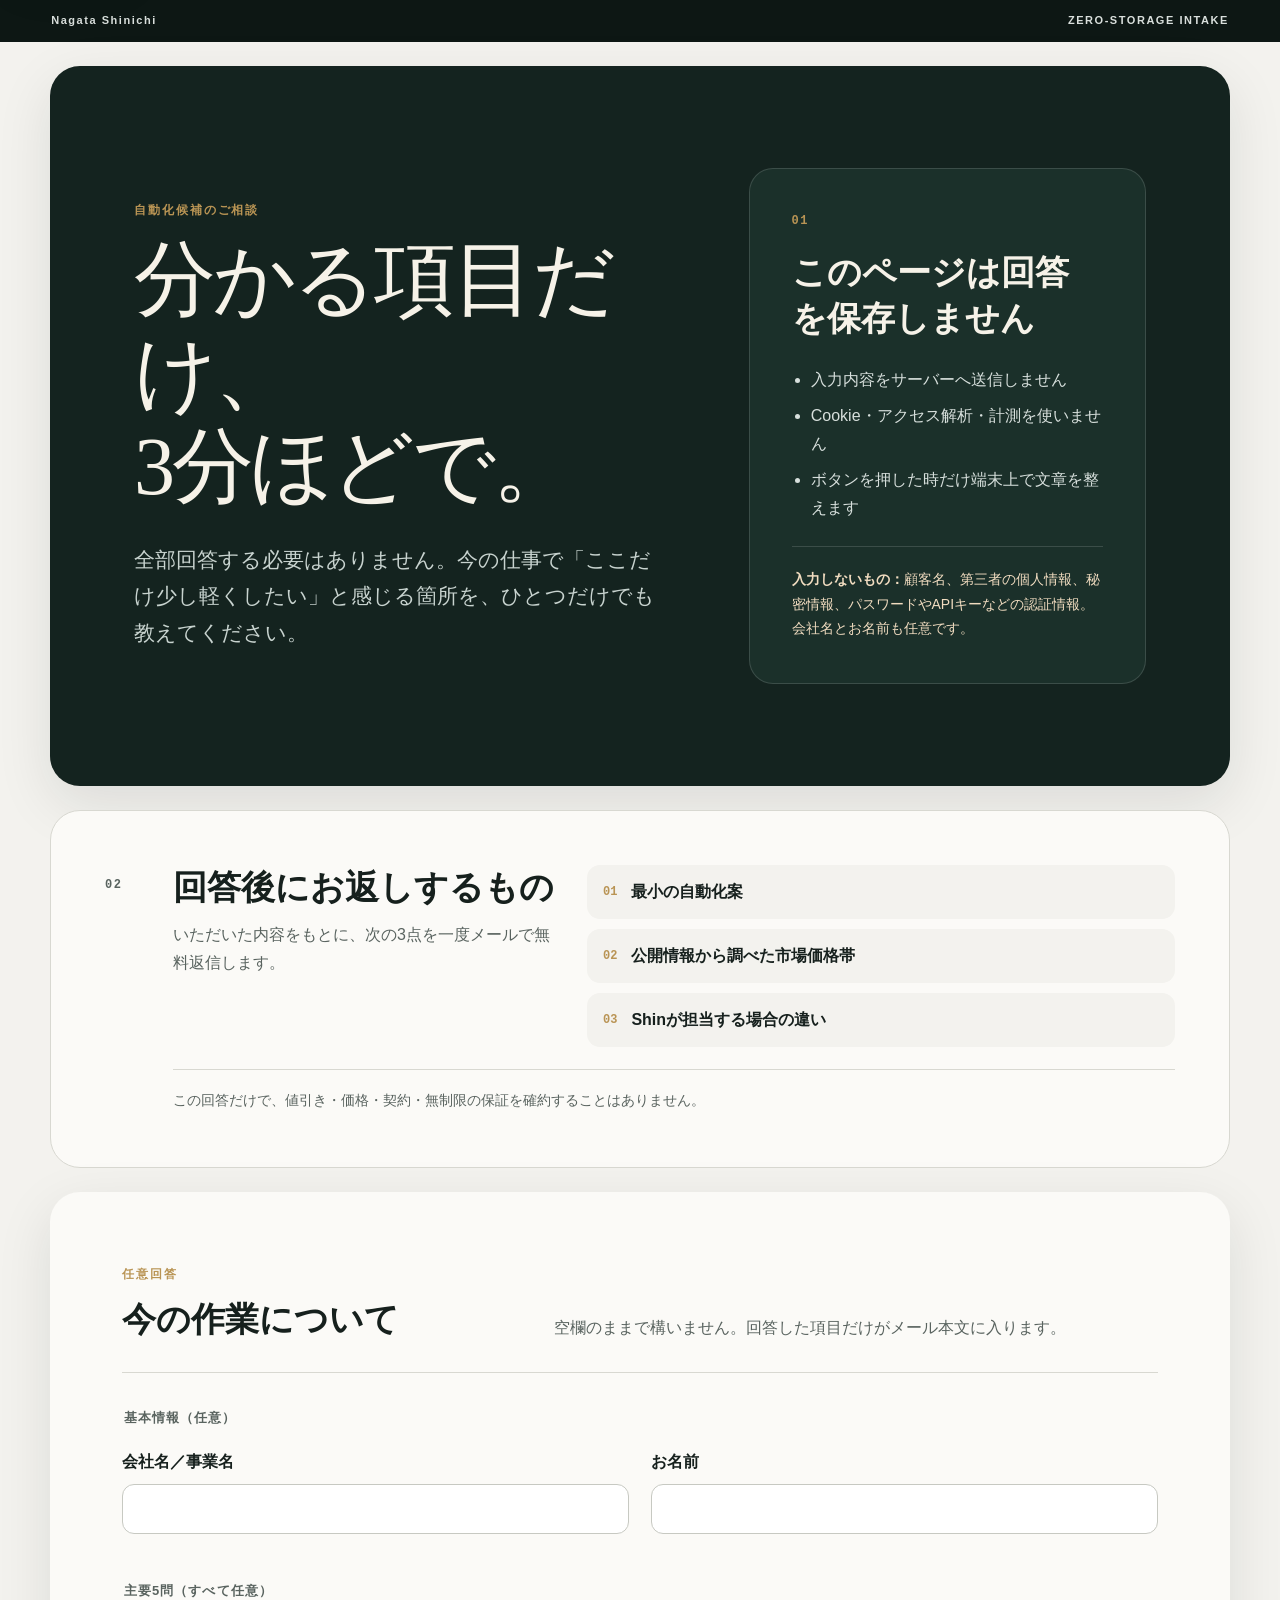
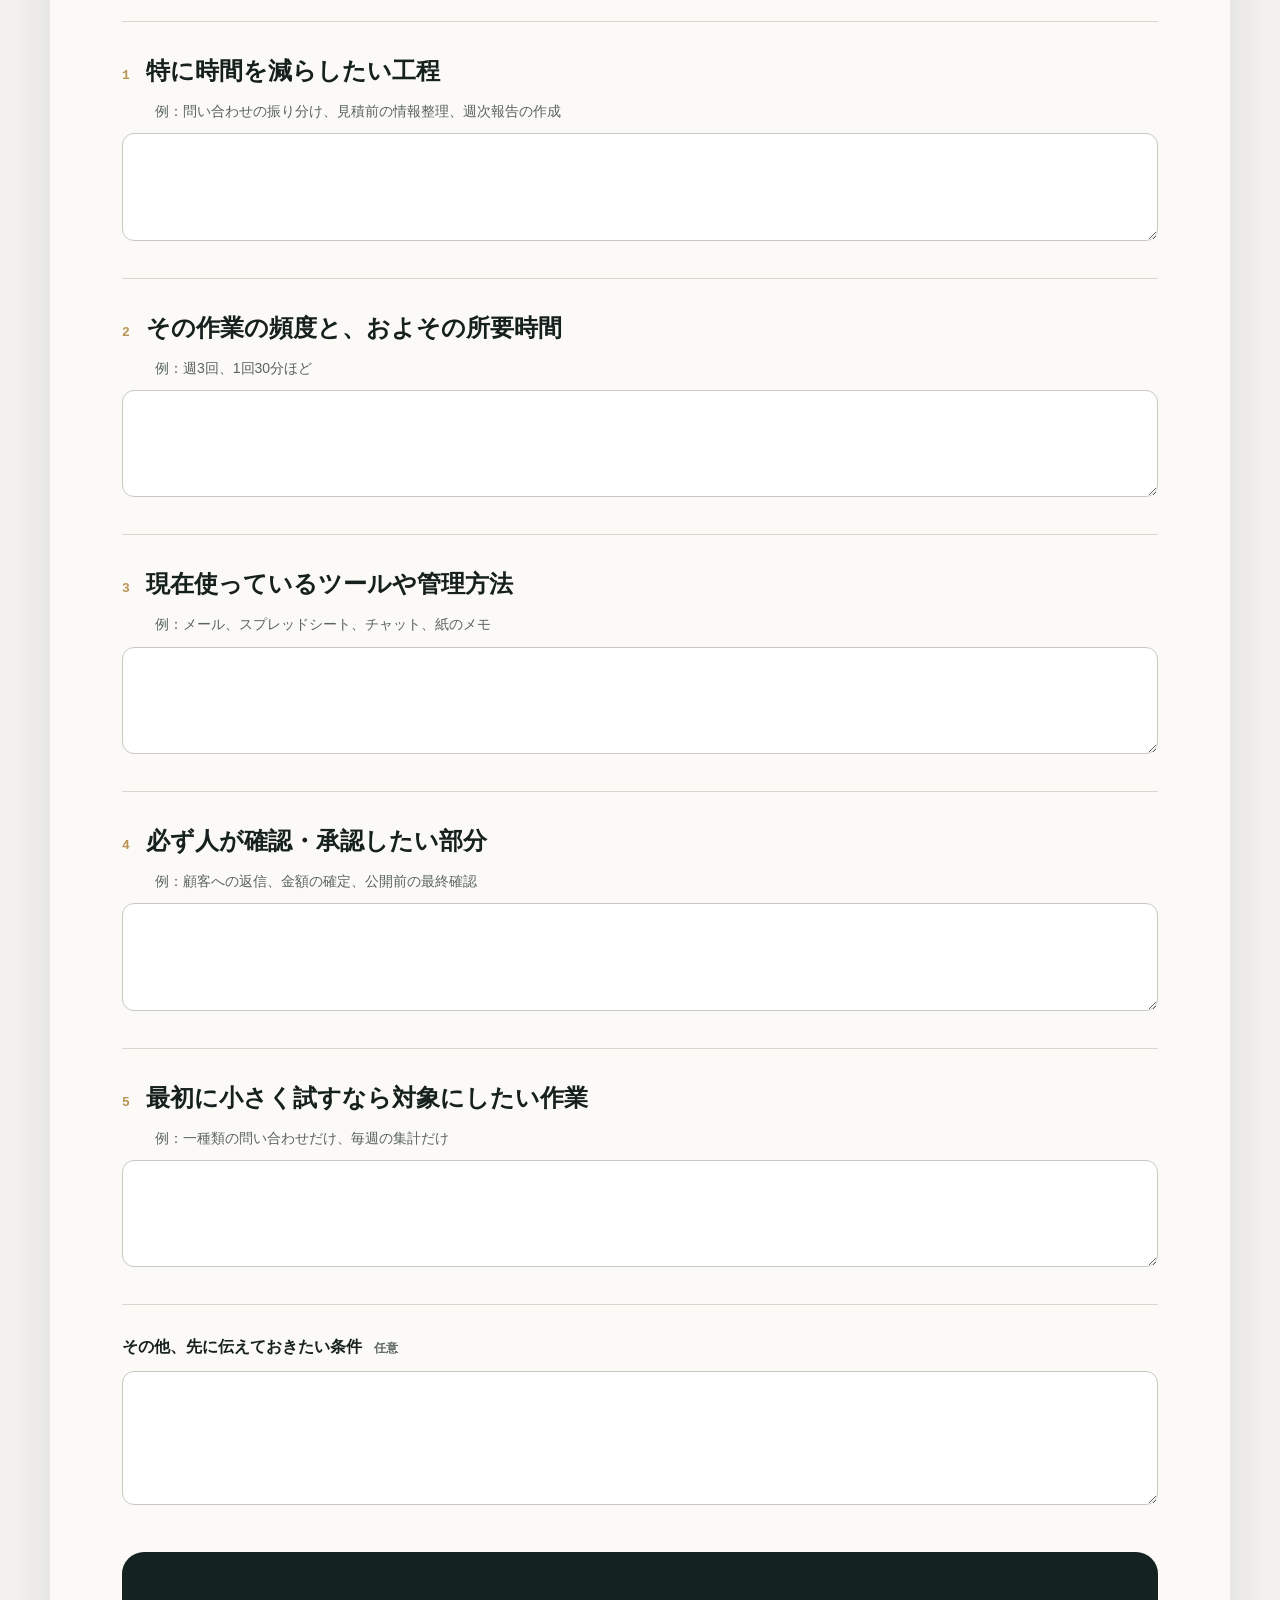
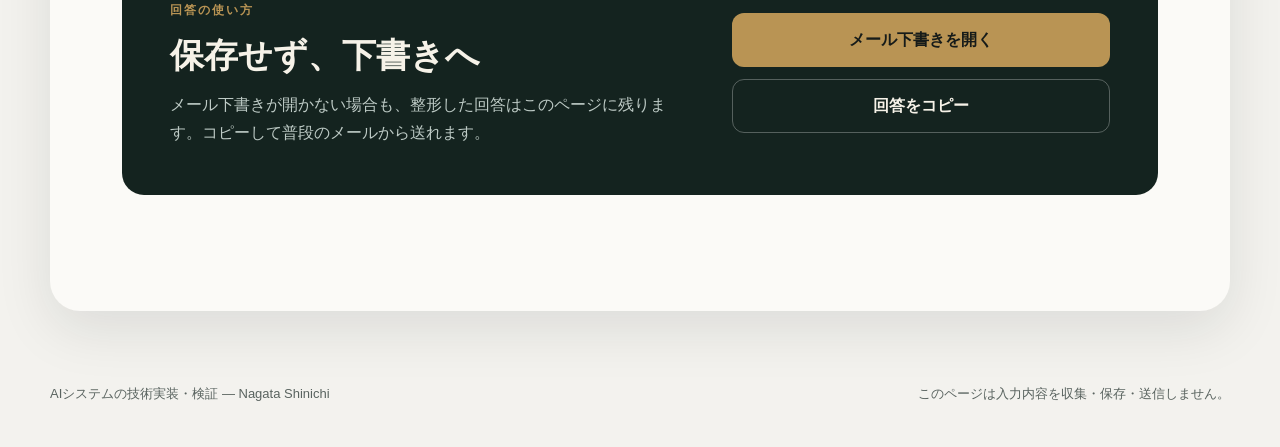
<file: automation-intake/index.html>
<!doctype html>
<html lang="ja">
<head>
  <meta charset="utf-8">
  <meta name="viewport" content="width=device-width, initial-scale=1">
  <meta name="robots" content="noindex, nofollow">
  <meta name="referrer" content="no-referrer">
  <meta http-equiv="Content-Security-Policy" content="default-src 'self'; script-src 'self'; style-src 'self'; img-src 'self' data:; font-src 'self'; connect-src 'none'; object-src 'none'; base-uri 'none'; form-action 'none'; frame-ancestors 'none'">
  <meta name="description" content="保存も送信もしない、自動化候補の相談用アンケート。回答は端末上で整形し、メール下書きまたはコピーで利用できます。">
  <link rel="icon" href="data:,">
  <link rel="stylesheet" href="./styles.css">
  <title>自動化候補のご相談｜Nagata Shinichi</title>
</head>
<body>
  <a class="skip-link" href="#questionnaire">質問へ移動</a>

  <header class="site-bar" aria-label="ページ情報">
    <span>Nagata Shinichi</span>
    <span>ZERO-STORAGE INTAKE</span>
  </header>

  <main>
    <section class="intro" aria-labelledby="page-title">
      <div class="intro-copy">
        <p class="eyebrow">自動化候補のご相談</p>
        <h1 id="page-title">分かる項目だけ、<br>3分ほどで。</h1>
        <p class="lead">全部回答する必要はありません。今の仕事で「ここだけ少し軽くしたい」と感じる箇所を、ひとつだけでも教えてください。</p>
      </div>

      <aside class="privacy-card" aria-labelledby="privacy-title">
        <p class="card-number" aria-hidden="true">01</p>
        <h2 id="privacy-title">このページは回答を保存しません</h2>
        <ul>
          <li>入力内容をサーバーへ送信しません</li>
          <li>Cookie・アクセス解析・計測を使いません</li>
          <li>ボタンを押した時だけ端末上で文章を整えます</li>
        </ul>
        <p class="warning"><strong>入力しないもの：</strong>顧客名、第三者の個人情報、秘密情報、パスワードやAPIキーなどの認証情報。会社名とお名前も任意です。</p>
      </aside>
    </section>

    <section class="promise" aria-labelledby="promise-title">
      <p class="card-number" aria-hidden="true">02</p>
      <div>
        <h2 id="promise-title">回答後にお返しするもの</h2>
        <p>いただいた内容をもとに、次の3点を一度メールで無料返信します。</p>
      </div>
      <ol>
        <li><span>最小の自動化案</span></li>
        <li><span>公開情報から調べた市場価格帯</span></li>
        <li><span>Shinが担当する場合の違い</span></li>
      </ol>
      <p class="boundary">この回答だけで、値引き・価格・契約・無制限の保証を確約することはありません。</p>
    </section>

    <section class="questionnaire-shell" id="questionnaire" aria-labelledby="questionnaire-title">
      <div class="section-heading">
        <div>
          <p class="eyebrow">任意回答</p>
          <h2 id="questionnaire-title">今の作業について</h2>
        </div>
        <p>空欄のままで構いません。回答した項目だけがメール本文に入ります。</p>
      </div>

      <noscript>
        <section class="noscript" aria-labelledby="noscript-title">
          <h2 id="noscript-title">JavaScriptが無効です</h2>
          <p>このページからは回答を整形できません。次の宛先へ、上の5問から分かるものを一つだけでも直接メールしてください。</p>
          <a href="mailto:siriusa.paper@gmail.com?subject=%E8%87%AA%E5%8B%95%E5%8C%96%E5%80%99%E8%A3%9C%E3%81%AE%E3%81%94%E7%9B%B8%E8%AB%87">siriusa.paper@gmail.com</a>
        </section>
      </noscript>

      <form id="intake-form" novalidate>
        <fieldset class="identity-fields">
          <legend>基本情報（任意）</legend>
          <div class="field compact-field">
            <label for="company">会社名／事業名</label>
            <input id="company" name="company" type="text" autocomplete="organization" maxlength="100">
          </div>
          <div class="field compact-field">
            <label for="name">お名前</label>
            <input id="name" name="name" type="text" autocomplete="name" maxlength="100">
          </div>
        </fieldset>

        <fieldset class="question-fields">
          <legend>主要5問（すべて任意）</legend>

          <div class="field question-field">
            <label for="q1"><span class="question-number">1</span><span>特に時間を減らしたい工程</span></label>
            <p id="q1-help">例：問い合わせの振り分け、見積前の情報整理、週次報告の作成</p>
            <textarea id="q1" name="q1" rows="3" aria-describedby="q1-help" maxlength="1200"></textarea>
          </div>

          <div class="field question-field">
            <label for="q2"><span class="question-number">2</span><span>その作業の頻度と、およその所要時間</span></label>
            <p id="q2-help">例：週3回、1回30分ほど</p>
            <textarea id="q2" name="q2" rows="3" aria-describedby="q2-help" maxlength="1200"></textarea>
          </div>

          <div class="field question-field">
            <label for="q3"><span class="question-number">3</span><span>現在使っているツールや管理方法</span></label>
            <p id="q3-help">例：メール、スプレッドシート、チャット、紙のメモ</p>
            <textarea id="q3" name="q3" rows="3" aria-describedby="q3-help" maxlength="1200"></textarea>
          </div>

          <div class="field question-field">
            <label for="q4"><span class="question-number">4</span><span>必ず人が確認・承認したい部分</span></label>
            <p id="q4-help">例：顧客への返信、金額の確定、公開前の最終確認</p>
            <textarea id="q4" name="q4" rows="3" aria-describedby="q4-help" maxlength="1200"></textarea>
          </div>

          <div class="field question-field">
            <label for="q5"><span class="question-number">5</span><span>最初に小さく試すなら対象にしたい作業</span></label>
            <p id="q5-help">例：一種類の問い合わせだけ、毎週の集計だけ</p>
            <textarea id="q5" name="q5" rows="3" aria-describedby="q5-help" maxlength="1200"></textarea>
          </div>
        </fieldset>

        <div class="field other-field">
          <label for="other">その他、先に伝えておきたい条件 <span>任意</span></label>
          <textarea id="other" name="other" rows="4" maxlength="1600"></textarea>
        </div>

        <section class="actions" aria-labelledby="actions-title">
          <div>
            <p class="eyebrow">回答の使い方</p>
            <h2 id="actions-title">保存せず、下書きへ</h2>
            <p>メール下書きが開かない場合も、整形した回答はこのページに残ります。コピーして普段のメールから送れます。</p>
          </div>
          <div class="action-buttons">
            <button class="primary-button" id="open-mail" type="button">メール下書きを開く</button>
            <button class="secondary-button" id="copy-answer" type="button">回答をコピー</button>
          </div>
        </section>

        <p class="status" id="status" role="status" aria-live="polite"></p>

        <section class="result" id="result-panel" aria-labelledby="result-title" hidden>
          <div class="result-heading">
            <h2 id="result-title">整形済みの回答</h2>
            <span>この端末だけに表示中</span>
          </div>
          <label class="visually-hidden" for="formatted-answer">整形済みの回答本文</label>
          <textarea id="formatted-answer" rows="18" readonly></textarea>
        </section>
      </form>

    </section>
  </main>

  <footer>
    <p>AIシステムの技術実装・検証 — Nagata Shinichi</p>
    <p>このページは入力内容を収集・保存・送信しません。</p>
  </footer>

  <a id="mailto-launcher" class="visually-hidden" tabindex="-1" aria-hidden="true"></a>
  <script type="module" src="./app.mjs"></script>
</body>
</html>
</file>
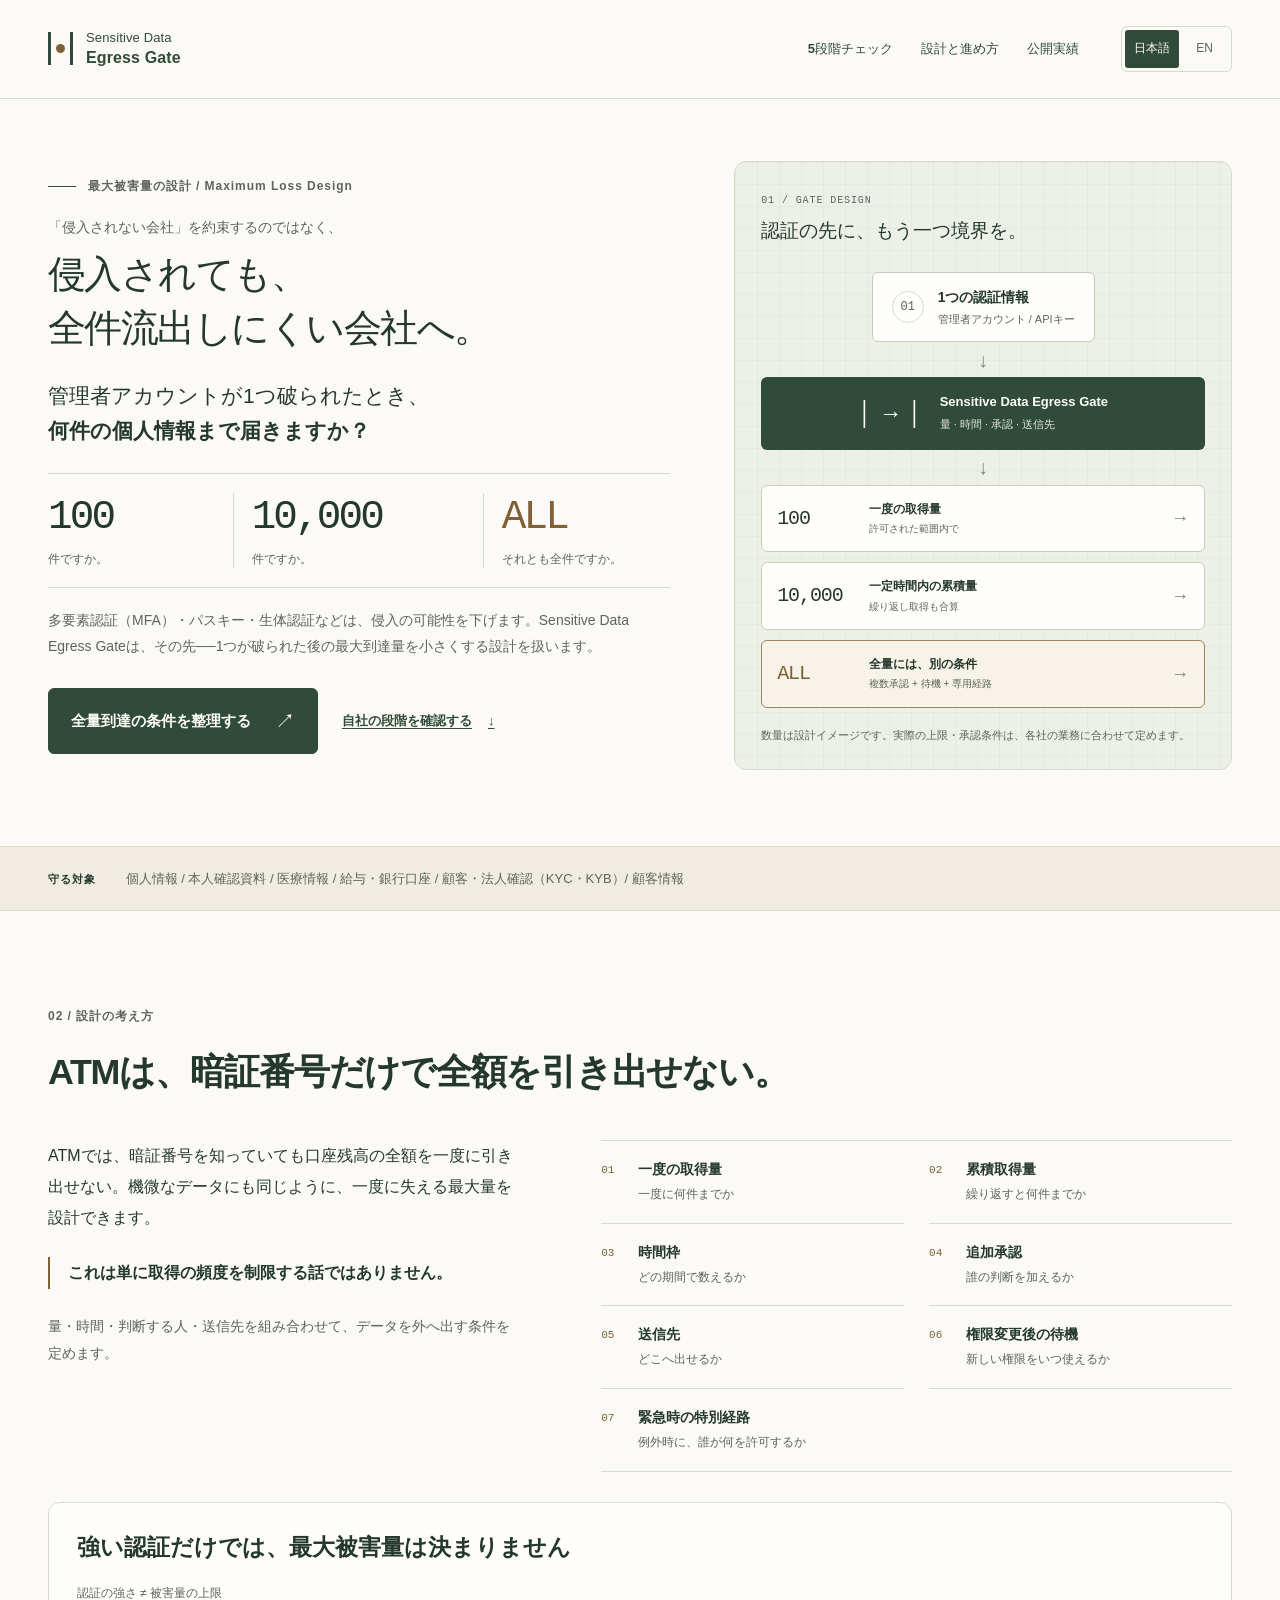
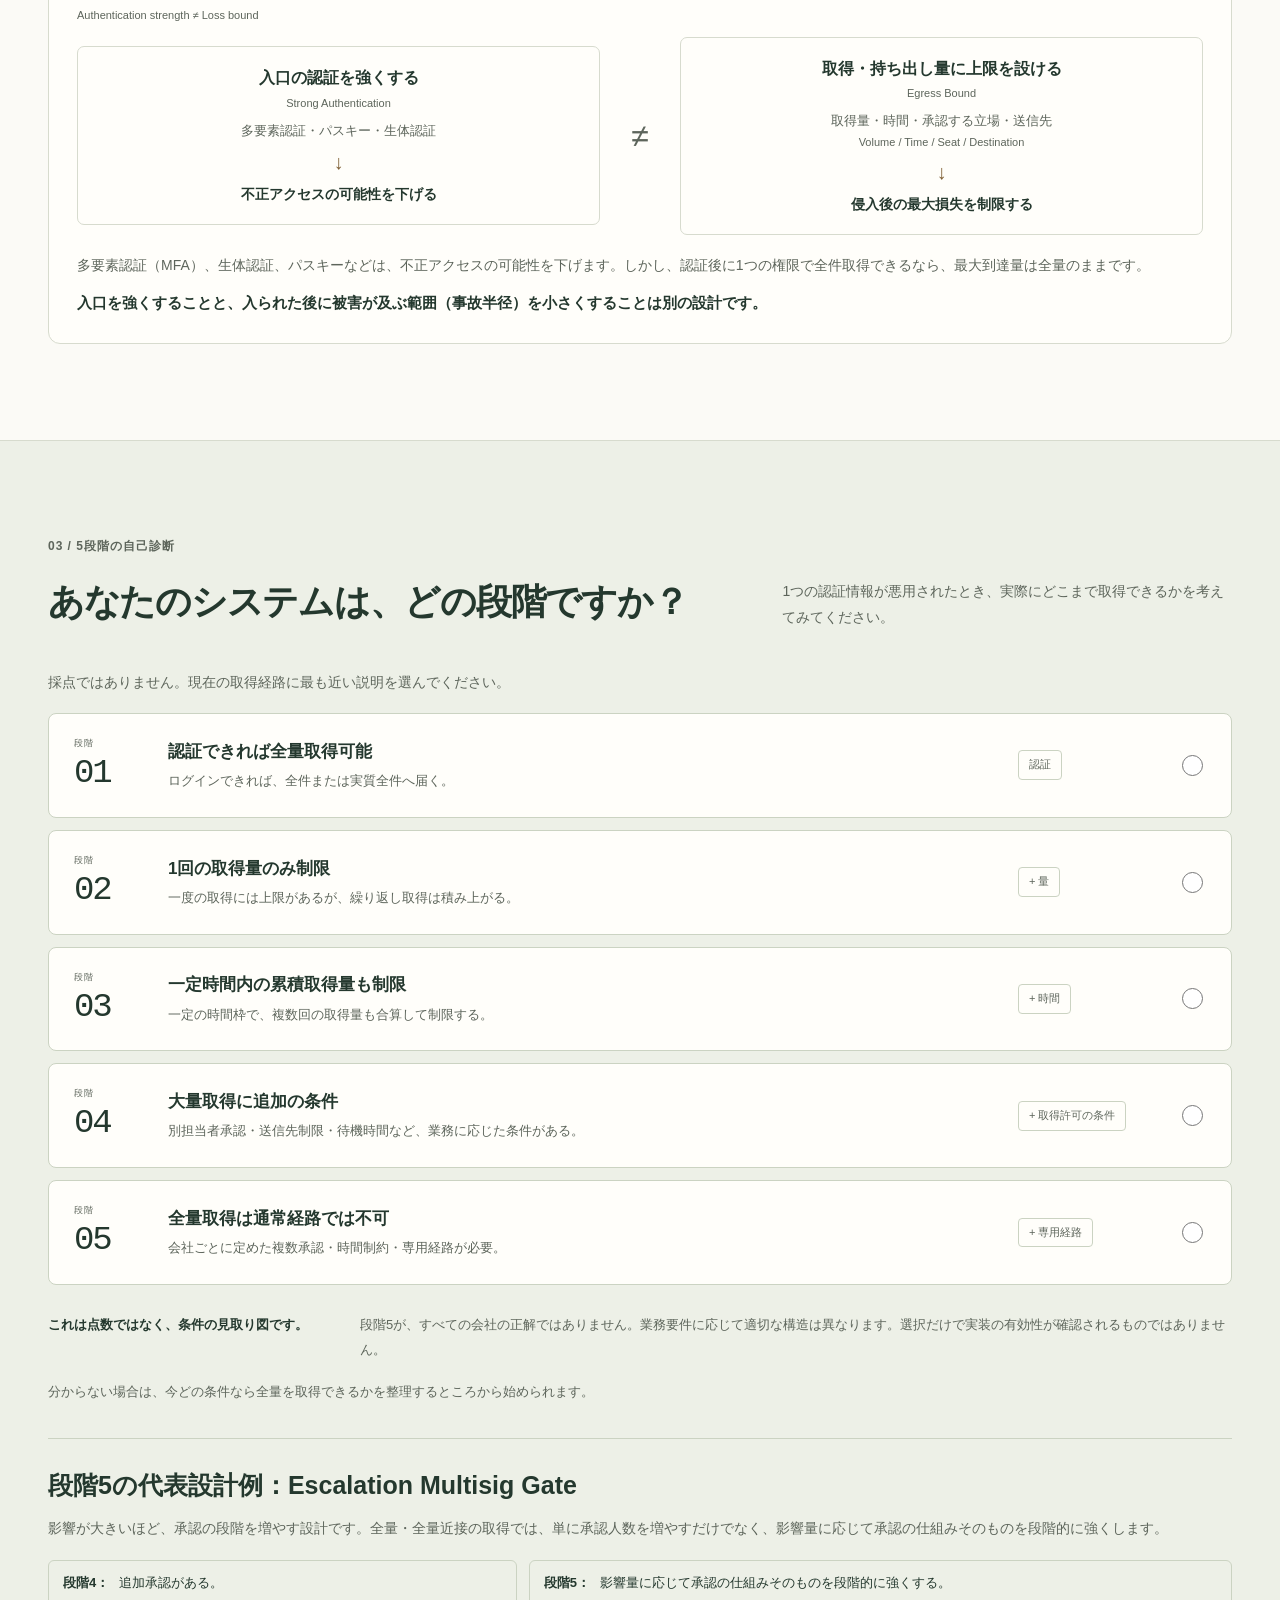
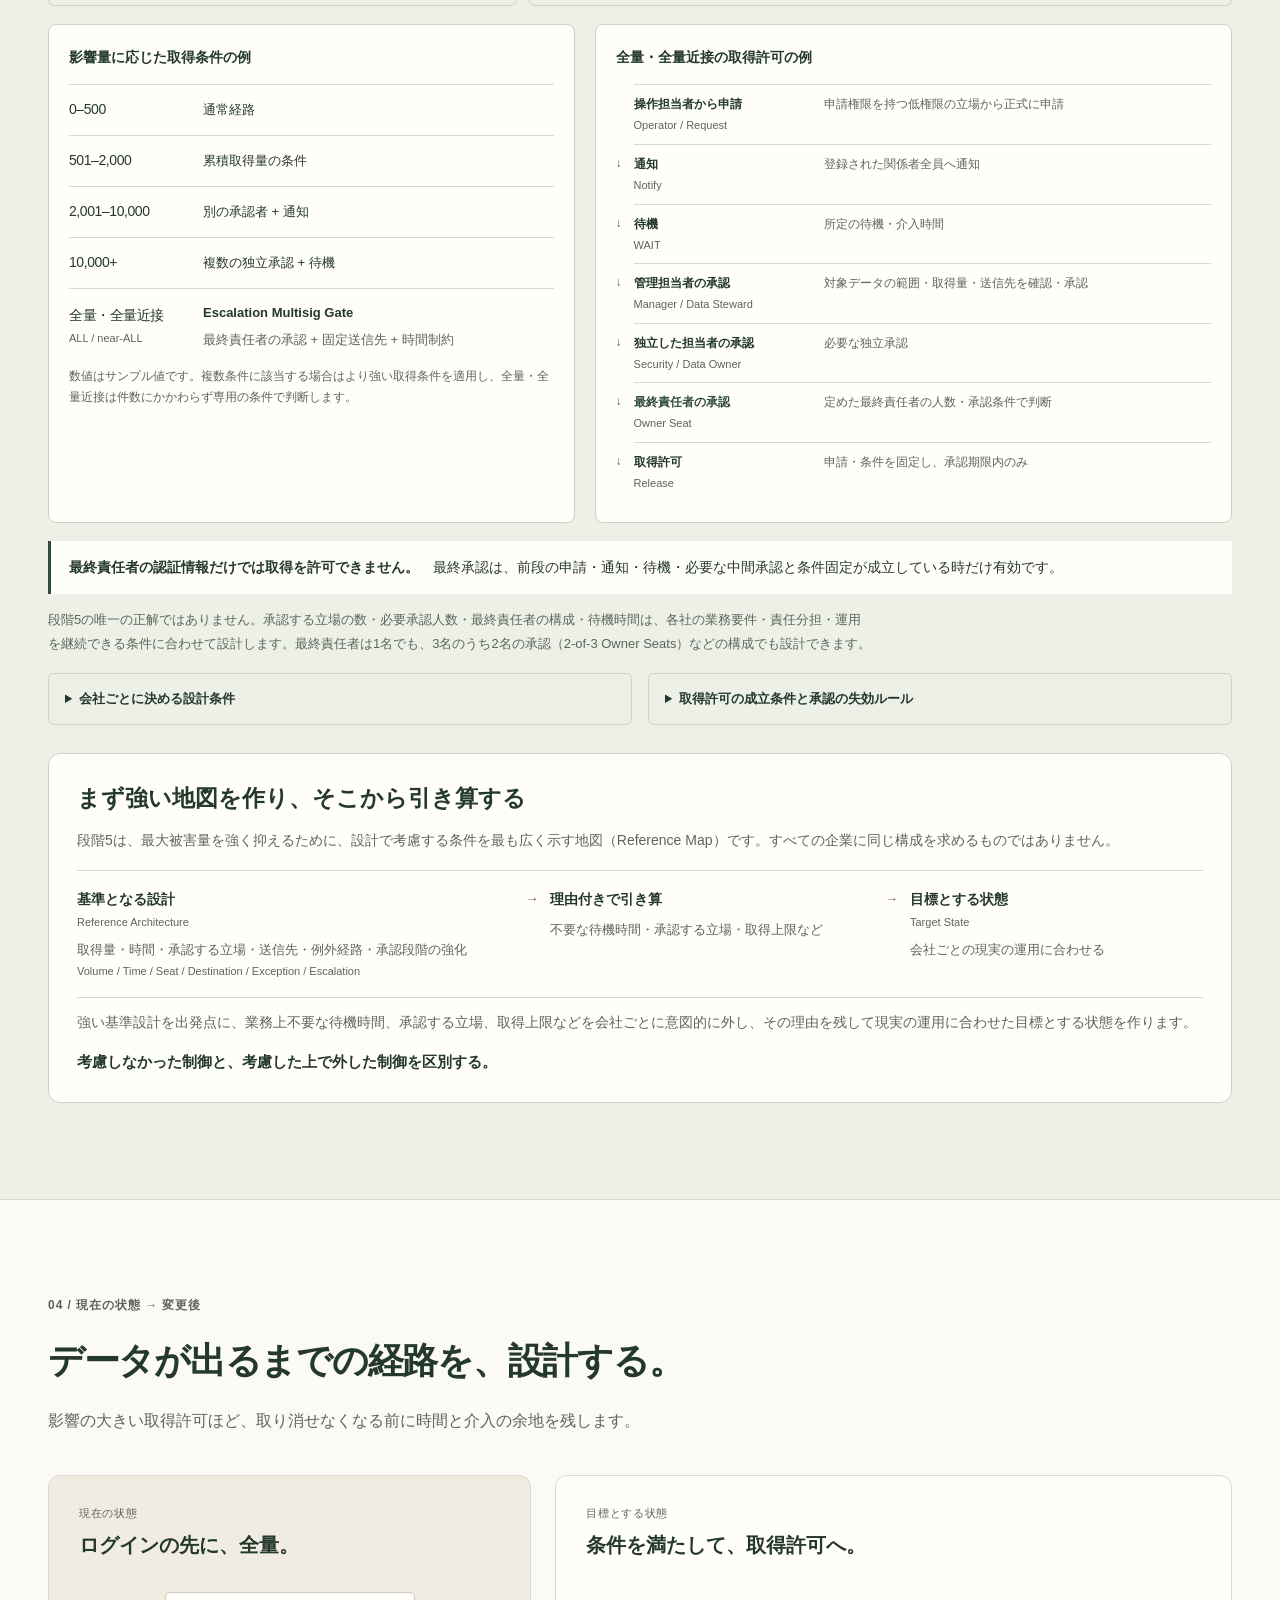
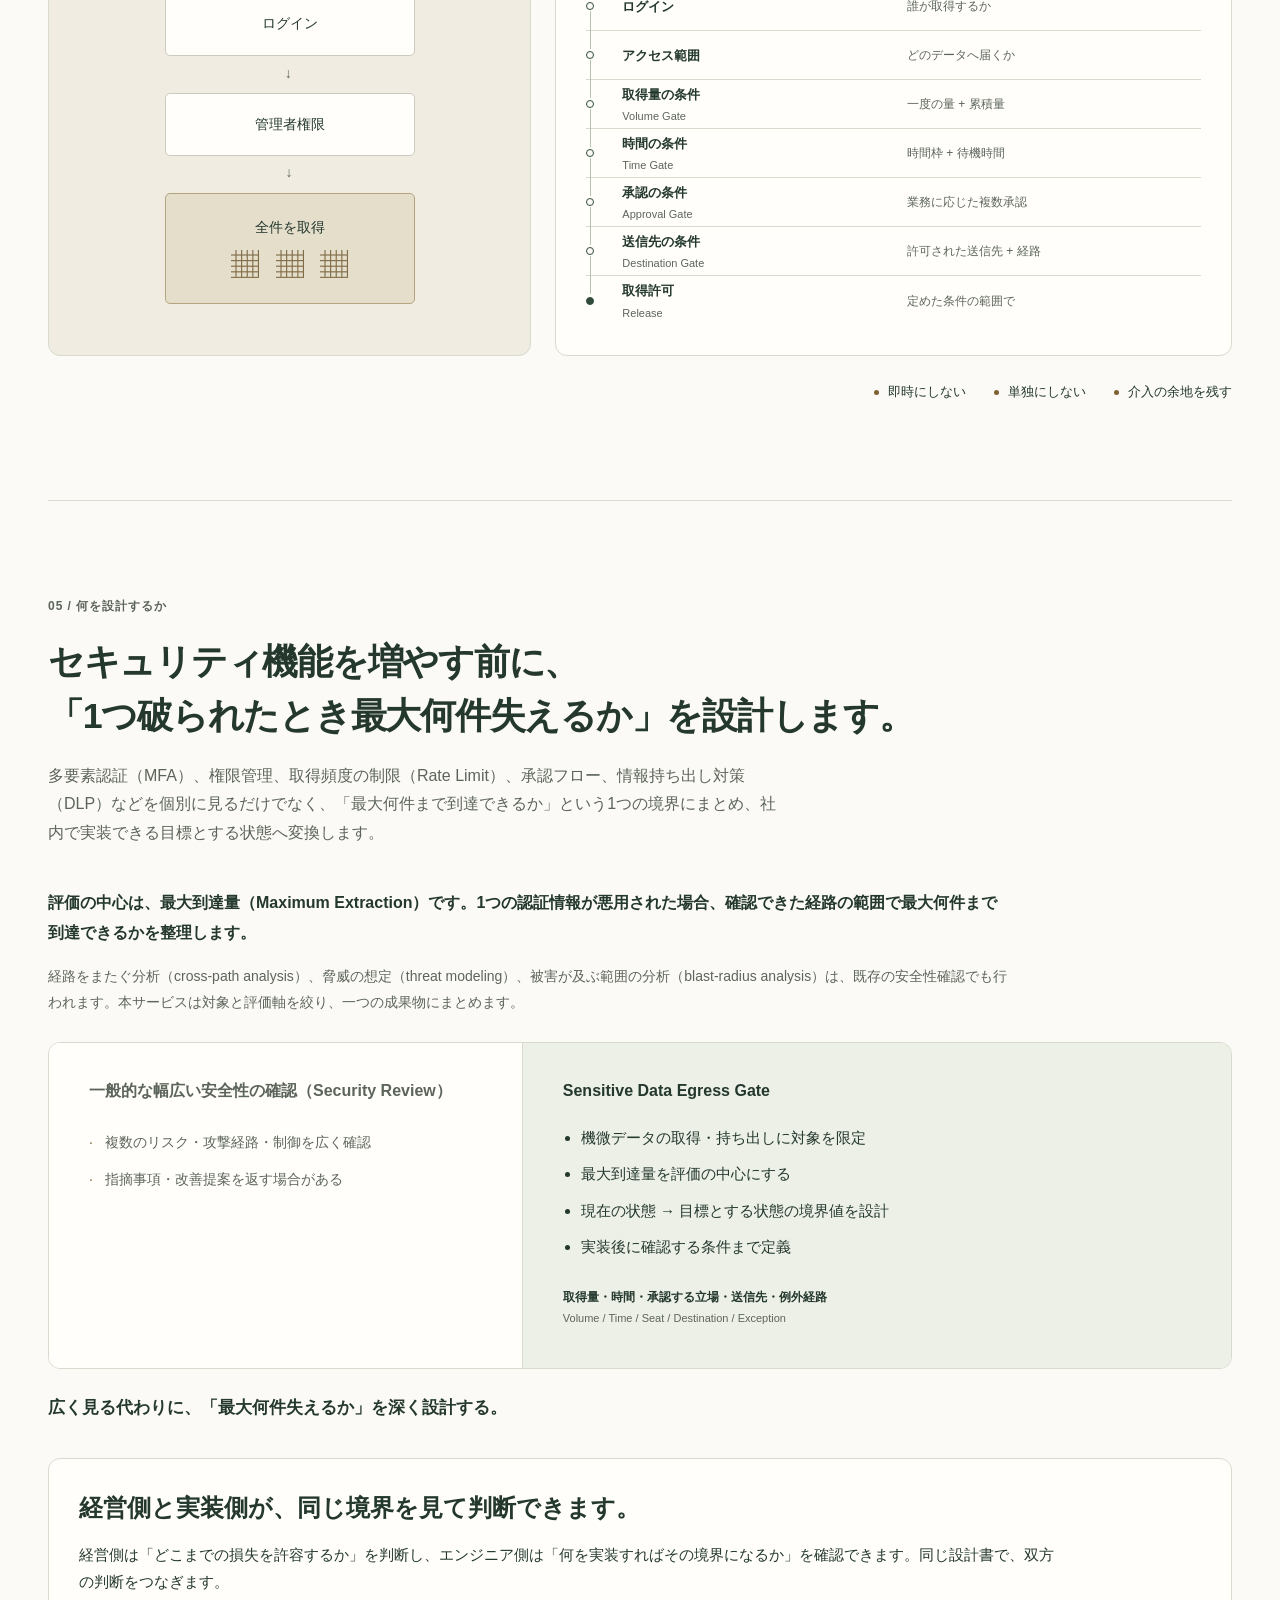
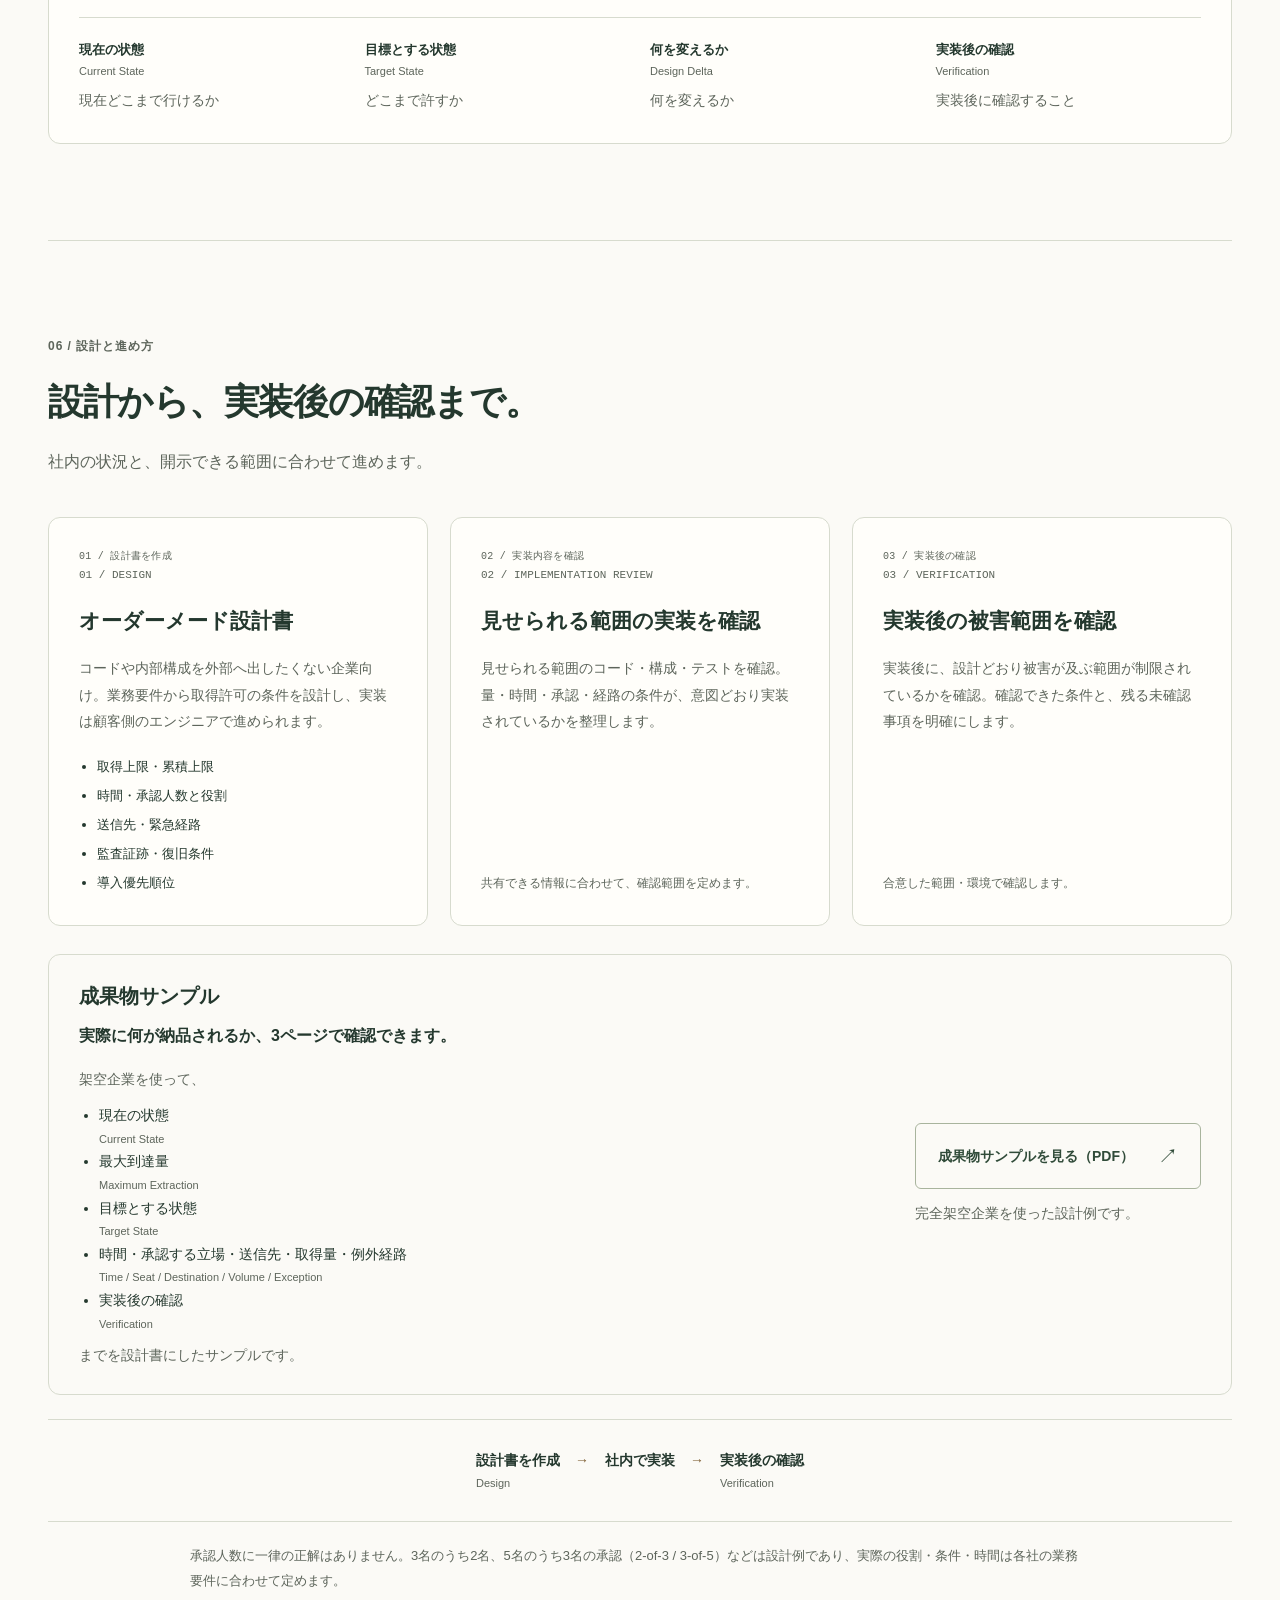
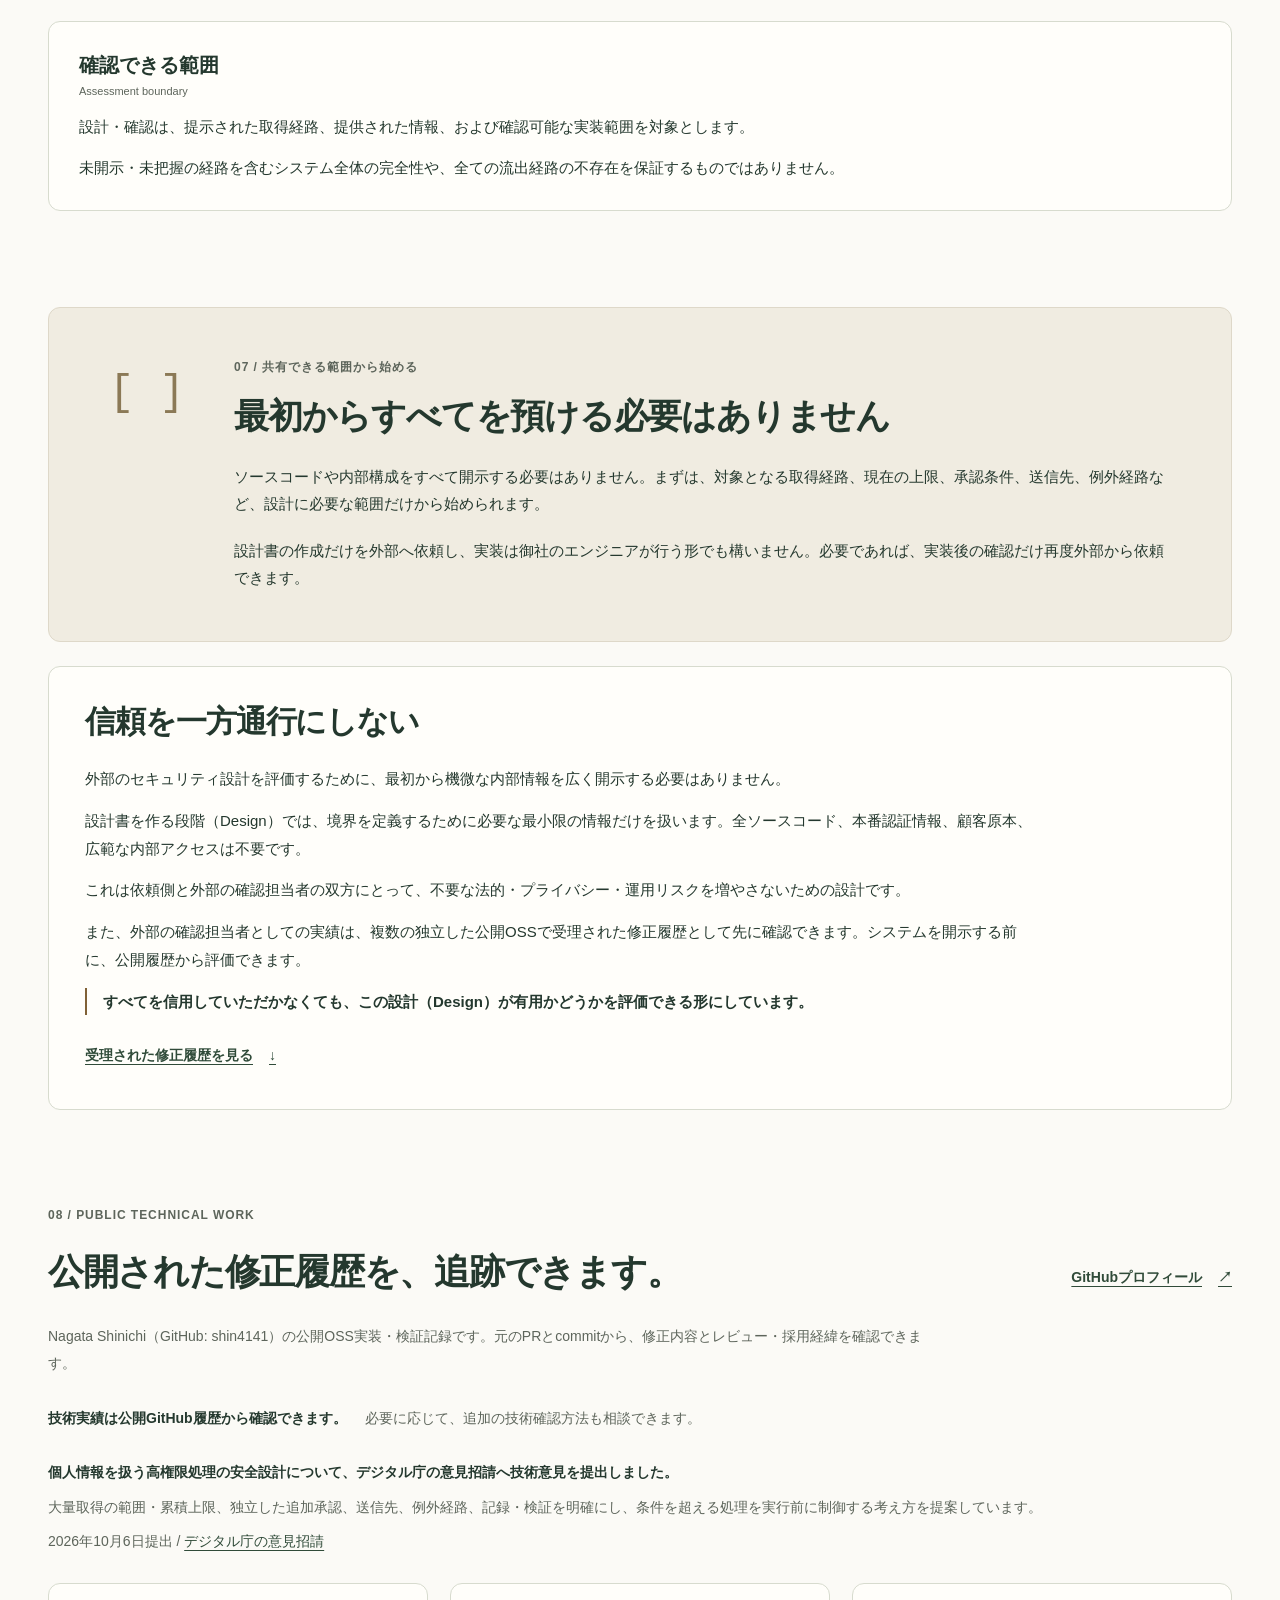
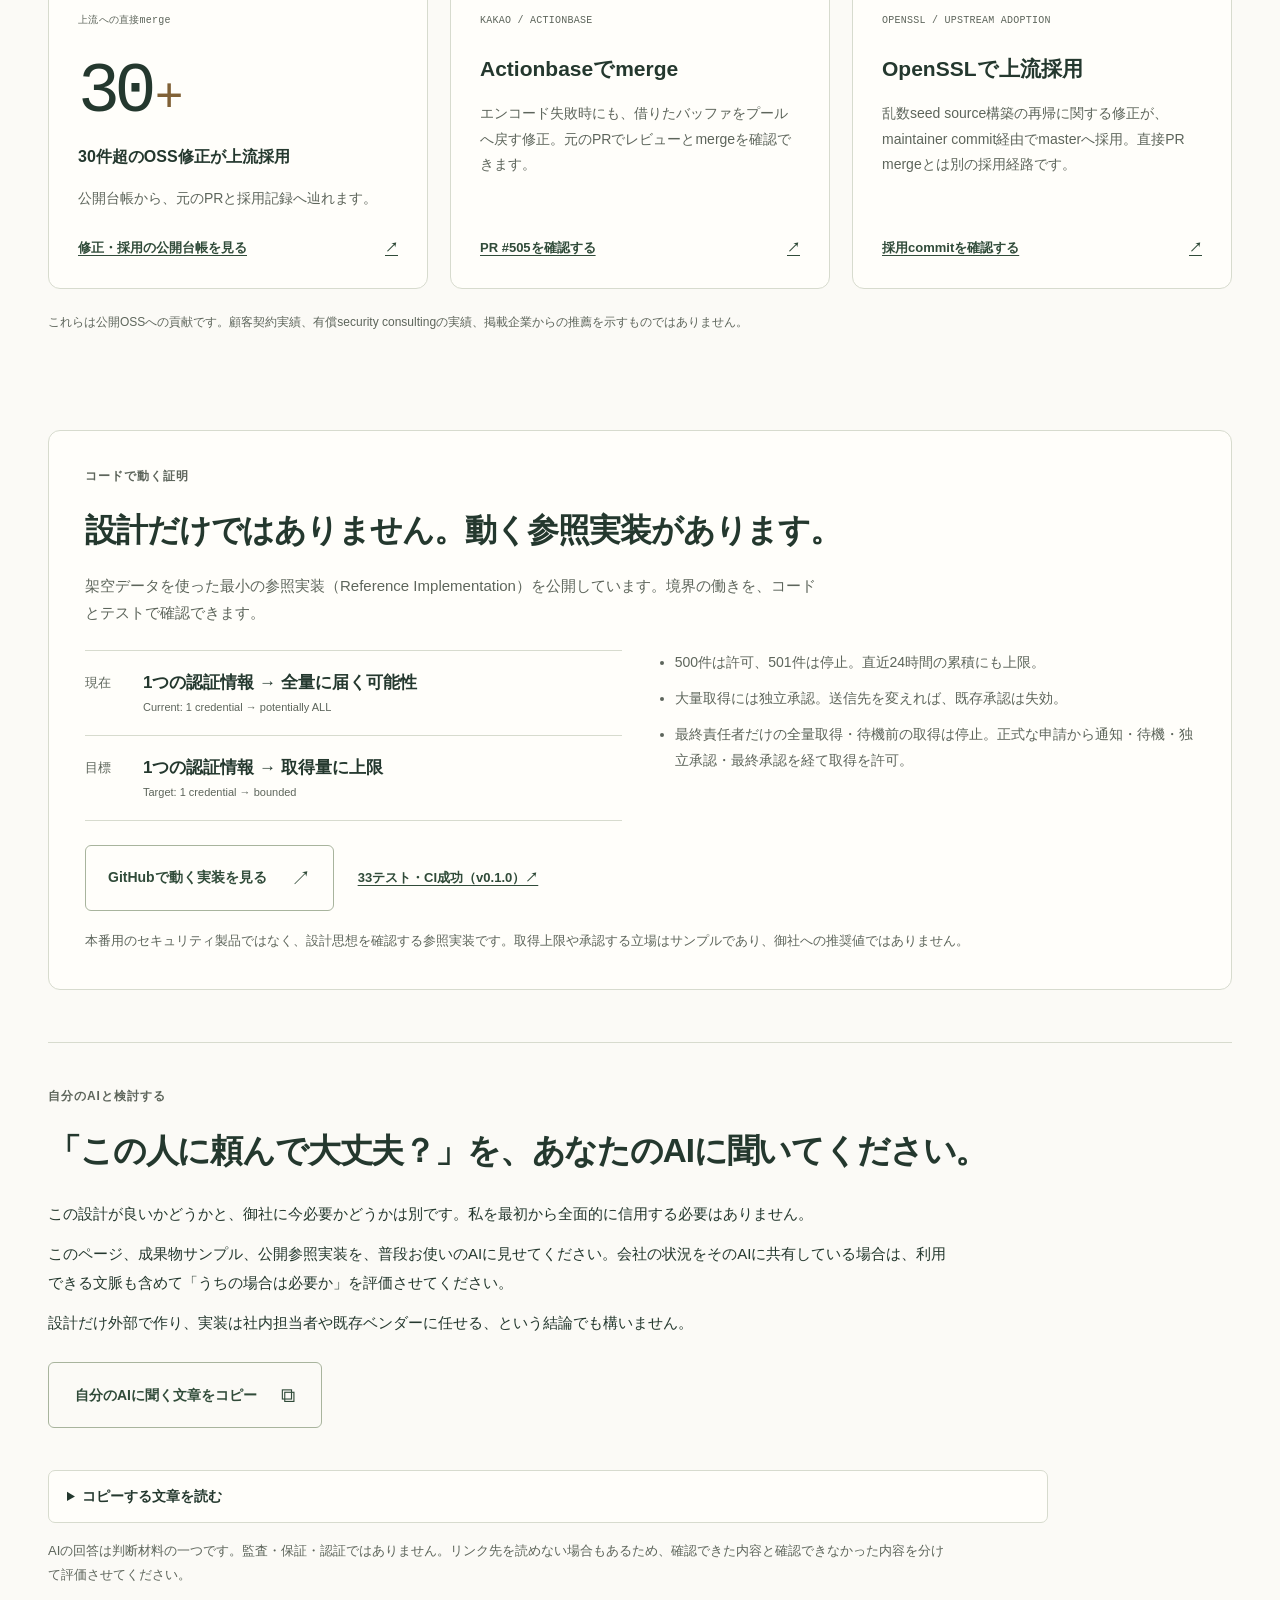
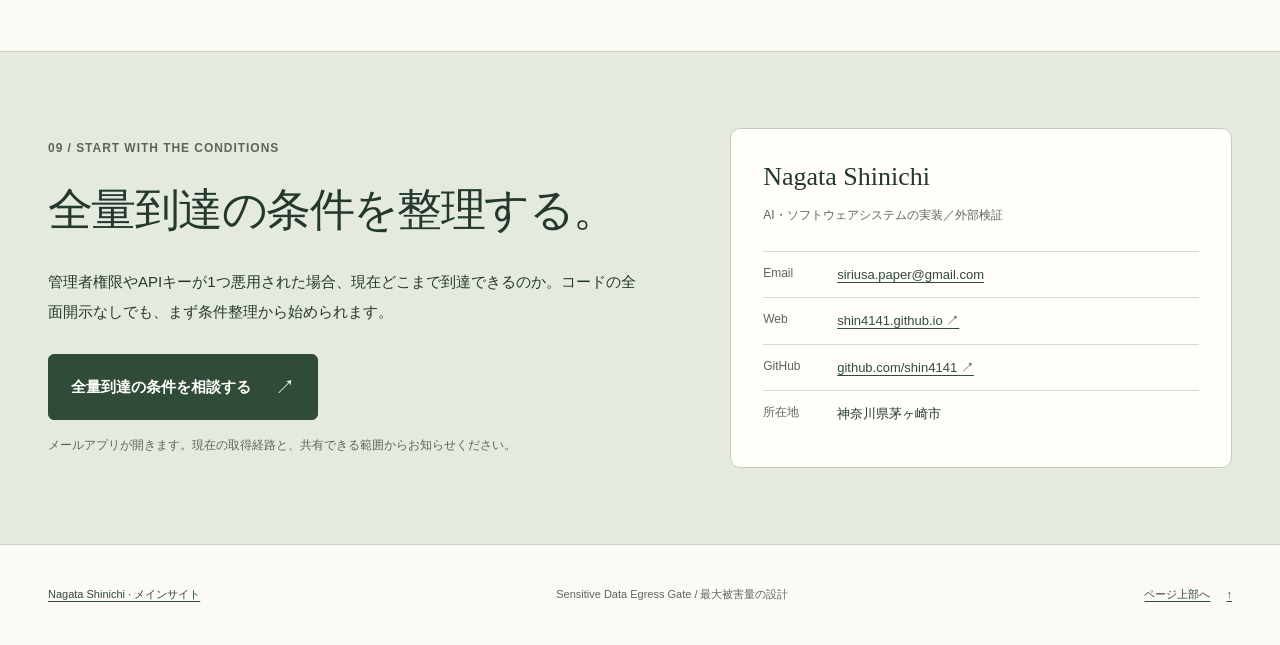
<file: sensitive-data-egress-gate/index.html>
<!doctype html>
<html lang="ja">
<head>
  <meta charset="utf-8">
  <meta name="viewport" content="width=device-width, initial-scale=1">
  <meta name="color-scheme" content="light">
  <meta name="description" content="1つの認証情報が悪用されたとき、何件の機微データまで到達できるか。認証後の取得量・時間・承認・送信先を設計し、一度の事故で失える最大量を制限します。">
  <meta property="og:title" content="Sensitive Data Egress Gate｜最大被害量を設計する">
  <meta property="og:description" content="認証を守るだけでなく、破られた後の最大被害量を設計する。取得量・時間・承認・送信先から、全量到達の条件を整理します。">
  <meta property="og:type" content="website">
  <link rel="icon" href="data:,">
  <link rel="stylesheet" href="./styles.css">
  <script src="./app.js" defer></script>
  <title>Sensitive Data Egress Gate｜最大被害量を設計する</title>
</head>
<body>
  <a class="skip-link" href="#main" data-en="Skip to content">本文へ移動</a>
  <header class="site-header">
    <div class="container header-inner">
      <a class="brand" href="#main" aria-label="Sensitive Data Egress Gate">
        <span class="brand-mark" aria-hidden="true"><i></i><i></i><i></i></span>
        <span>Sensitive Data<br><strong>Egress Gate</strong></span>
      </a>
      <nav class="main-nav" aria-label="ページ内ナビゲーション" data-en-aria-label="On this page">
        <a href="#self-check" data-en="Self-check">5段階チェック</a>
        <a href="#design" data-en="Design">設計と進め方</a>
        <a href="#proof" data-en="Public work">公開実績</a>
      </nav>
      <div class="language-switch" role="group" aria-label="表示言語" data-en-aria-label="Page language" hidden>
        <button type="button" data-language="ja" lang="ja" aria-pressed="true">日本語</button>
        <button type="button" data-language="en" lang="en" aria-pressed="false">EN</button>
      </div>
    </div>
  </header>

  <main id="main">
    <section class="hero container" aria-labelledby="hero-title">
      <div class="hero-copy">
        <p class="eyebrow"><span class="small-rule" aria-hidden="true"></span><span data-en="MAXIMUM LOSS DESIGN">最大被害量の設計 / Maximum Loss Design</span></p>
        <p class="hero-promise" data-en="No promise of a breach-free company.">「侵入されない会社」を約束するのではなく、</p>
        <h1 id="hero-title"><span data-en="Even after a breach,">侵入されても、</span><span data-en="make full-dataset exposure harder.">全件流出しにくい会社へ。</span></h1>
        <p class="hero-core-question"><span data-en="If one administrator credential is compromised, ">管理者アカウントが1つ破られたとき、</span><strong data-en="how much personal data could it reach?">何件の個人情報まで届きますか？</strong></p>
        <div class="volume-question" role="group" aria-label="100件、1万件、それとも全件？" data-en-aria-label="100 records, 10,000, or effectively all of them?">
          <div><strong>100</strong><span data-en="records?">件ですか。</span></div>
          <div><strong>10,000</strong><span data-en="records?">件ですか。</span></div>
          <div class="all-volume"><strong>ALL</strong><span data-en="Effectively all?">それとも全件ですか。</span></div>
        </div>
        <p class="hero-description" data-en="MFA, passkeys, and biometrics reduce the likelihood of unauthorized entry. Sensitive Data Egress Gate designs what comes next: a smaller maximum amount of data one compromised credential can reach.">多要素認証（MFA）・パスキー・生体認証などは、侵入の可能性を下げます。Sensitive Data Egress Gateは、その先──1つが破られた後の最大到達量を小さくする設計を扱います。</p>
        <div class="hero-actions">
          <a class="button primary" href="#contact"><span data-en="Map full-data access conditions">全量到達の条件を整理する</span><span aria-hidden="true">↗</span></a>
          <a class="text-link" href="#self-check"><span data-en="Find your current level">自社の段階を確認する</span><span aria-hidden="true">↓</span></a>
        </div>
      </div>

      <figure class="gate-figure">
        <figcaption><span class="figure-index">01 / GATE DESIGN</span><strong data-en="A boundary beyond authentication.">認証の先に、もう一つ境界を。</strong></figcaption>
        <div class="diagram-source"><span class="node-icon" aria-hidden="true">01</span><div><strong data-en="One credential">1つの認証情報</strong><span data-en="Administrator / API key">管理者アカウント / APIキー</span></div></div>
        <div class="diagram-connector" aria-hidden="true"><span>↓</span></div>
        <div class="gate-node"><span class="gate-symbol" aria-hidden="true">│ → │</span><div><strong>Sensitive Data Egress Gate</strong><span data-en="Volume · Time · Approval · Destination">量 · 時間 · 承認 · 送信先</span></div></div>
        <div class="diagram-connector" aria-hidden="true"><span>↓</span></div>
        <ul class="release-routes">
          <li><span class="route-volume">100</span><div><strong data-en="Per request">一度の取得量</strong><span data-en="Within a defined access scope">許可された範囲内で</span></div><span class="route-mark" aria-hidden="true">→</span></li>
          <li><span class="route-volume">10,000</span><div><strong data-en="Over a time window">一定時間内の累積量</strong><span data-en="Repeated requests count, too">繰り返し取得も合算</span></div><span class="route-mark" aria-hidden="true">→</span></li>
          <li class="full-route"><span class="route-volume">ALL</span><div><strong data-en="Separate release conditions">全量には、別の条件</strong><span data-en="Additional approvals + delay + dedicated route">複数承認 + 待機 + 専用経路</span></div><span class="route-mark" aria-hidden="true">→</span></li>
        </ul>
        <p class="diagram-note" data-en="Illustrative volumes, not recommended thresholds. The conditions are designed around your operations.">数量は設計イメージです。実際の上限・承認条件は、各社の業務に合わせて定めます。</p>
      </figure>
    </section>

    <div class="scope-strip">
      <div class="container"><span class="scope-label" data-en="THE DATA AT STAKE">守る対象</span><p data-en="Personal information / ID documents / Medical records / Payroll / Bank details / KYC & KYB / Customer databases">個人情報 / 本人確認資料 / 医療情報 / 給与・銀行口座 / 顧客・法人確認（KYC・KYB）/ 顧客情報</p></div>
    </div>

    <section class="section container analogy-section" aria-labelledby="analogy-title">
      <div class="section-heading">
        <p class="eyebrow" data-en="02 / THE IDEA">02 / 設計の考え方</p>
        <h2 id="analogy-title" data-en="An ATM puts a boundary beyond the PIN.">ATMは、暗証番号だけで全額を引き出せない。</h2>
      </div>
      <div class="analogy-grid">
        <div class="analogy-copy">
          <p data-en="Knowing the PIN does not mean an ATM will let you withdraw the entire account balance at once. Sensitive data can have a similar boundary: a designed limit on how much one incident can expose.">ATMでは、暗証番号を知っていても口座残高の全額を一度に引き出せない。機微なデータにも同じように、一度に失える最大量を設計できます。</p>
          <p class="keyline" data-en="This goes beyond rate limiting.">これは単に取得の頻度を制限する話ではありません。</p>
          <p class="muted" data-en="Volume, time, decision-makers, and destinations work together to define the conditions for release.">量・時間・判断する人・送信先を組み合わせて、データを外へ出す条件を定めます。</p>
        </div>
        <div class="design-variables">
          <div><span class="variable-number">01</span><strong data-en="Per-request volume">一度の取得量</strong><span data-en="How many at once?">一度に何件までか</span></div>
          <div><span class="variable-number">02</span><strong data-en="Cumulative volume">累積取得量</strong><span data-en="How many in total?">繰り返すと何件までか</span></div>
          <div><span class="variable-number">03</span><strong data-en="Time window">時間枠</strong><span data-en="Over what period?">どの期間で数えるか</span></div>
          <div><span class="variable-number">04</span><strong data-en="Additional approval">追加承認</strong><span data-en="Who else must agree?">誰の判断を加えるか</span></div>
          <div><span class="variable-number">05</span><strong data-en="Destination">送信先</strong><span data-en="Where may it go?">どこへ出せるか</span></div>
          <div><span class="variable-number">06</span><strong data-en="Privilege-change delay">権限変更後の待機</strong><span data-en="When may new rights be used?">新しい権限をいつ使えるか</span></div>
          <div class="emergency-variable"><span class="variable-number">07</span><strong data-en="Emergency path">緊急時の特別経路</strong><span data-en="What happens under exceptional conditions?">例外時に、誰が何を許可するか</span></div>
        </div>
      </div>
      <aside class="auth-boundary" id="authentication-boundary" aria-labelledby="auth-boundary-title">
        <h3 id="auth-boundary-title" data-en="Stronger authentication does not define the loss bound.">強い認証だけでは、最大被害量は決まりません</h3>
        <figure class="auth-boundary-figure">
          <figcaption><span><span data-en="Authentication strength ≠ Loss bound">認証の強さ ≠ 被害量の上限</span><small class="technical-label" lang="en">Authentication strength ≠ Loss bound</small></span></figcaption>
          <div class="auth-boundary-diagram">
            <div class="auth-boundary-track"><strong><span data-en="Strong Authentication">入口の認証を強くする</span><small class="technical-label" lang="en">Strong Authentication</small></strong><span data-en="MFA / Passkey / Biometrics">多要素認証・パスキー・生体認証</span><span class="auth-boundary-arrow" aria-hidden="true">↓</span><p data-en="Lowers the likelihood of unauthorized entry">不正アクセスの可能性を下げる</p></div>
            <span class="auth-boundary-separator" aria-hidden="true">≠</span>
            <div class="auth-boundary-track"><strong><span data-en="Egress Bound">取得・持ち出し量に上限を設ける</span><small class="technical-label" lang="en">Egress Bound</small></strong><span><span data-en="Volume / Time / Seat / Destination">取得量・時間・承認する立場・送信先</span><small class="technical-label" lang="en">Volume / Time / Seat / Destination</small></span><span class="auth-boundary-arrow" aria-hidden="true">↓</span><p data-en="Limits maximum loss after entry">侵入後の最大損失を制限する</p></div>
          </div>
        </figure>
        <p class="auth-boundary-explanation" data-en="MFA, biometrics, and passkeys lower the likelihood of unauthorized access. If one authenticated identity can still retrieve every record, its Maximum Extraction remains the full dataset.">多要素認証（MFA）、生体認証、パスキーなどは、不正アクセスの可能性を下げます。しかし、認証後に1つの権限で全件取得できるなら、最大到達量は全量のままです。</p>
        <p class="auth-boundary-keyline" data-en="Strengthening entry protection and limiting the blast radius after entry are separate design decisions.">入口を強くすることと、入られた後に被害が及ぶ範囲（事故半径）を小さくすることは別の設計です。</p>
      </aside>
    </section>

    <section class="check-section" id="self-check" aria-labelledby="check-title">
      <div class="container section">
        <div class="section-heading check-heading">
          <div><p class="eyebrow" data-en="03 / FIVE-LEVEL SELF-CHECK">03 / 5段階の自己診断</p><h2 id="check-title" data-en="Where does your system draw the line?">あなたのシステムは、どの段階ですか？</h2></div>
          <p data-en="Start with one question: what could a single abused credential actually reach?">1つの認証情報が悪用されたとき、実際にどこまで取得できるかを考えてみてください。</p>
        </div>
        <fieldset class="level-options">
          <legend data-en="Choose the closest description of your current access path. This is a map, not a score.">採点ではありません。現在の取得経路に最も近い説明を選んでください。</legend>
          <label class="level-card">
            <span class="level-number"><span data-en="LEVEL">段階</span><strong>01</strong></span>
            <span class="level-content"><strong data-en="Authentication grants full or near-full access">認証できれば全量取得可能</strong><span data-en="A successful login is enough to reach all, or effectively all, sensitive records.">ログインできれば、全件または実質全件へ届く。</span></span>
            <span class="level-boundary" data-en="Authentication">認証</span>
            <input type="radio" name="egress-level" value="1">
          </label>
          <label class="level-card">
            <span class="level-number"><span data-en="LEVEL">段階</span><strong>02</strong></span>
            <span class="level-content"><strong data-en="Per-request volume is limited">1回の取得量のみ制限</strong><span data-en="Each request has a cap, but repeated requests can still accumulate.">一度の取得には上限があるが、繰り返し取得は積み上がる。</span></span>
            <span class="level-boundary" data-en="+ Volume">+ 量</span>
            <input type="radio" name="egress-level" value="2">
          </label>
          <label class="level-card">
            <span class="level-number"><span data-en="LEVEL">段階</span><strong>03</strong></span>
            <span class="level-content"><strong data-en="Cumulative extraction is limited over time">一定時間内の累積取得量も制限</strong><span data-en="Repeated extraction is counted against a total limit over a defined time window.">一定の時間枠で、複数回の取得量も合算して制限する。</span></span>
            <span class="level-boundary" data-en="+ Time">+ 時間</span>
            <input type="radio" name="egress-level" value="3">
          </label>
          <label class="level-card">
            <span class="level-number"><span data-en="LEVEL">段階</span><strong>04</strong></span>
            <span class="level-content"><strong data-en="Large exports have additional release conditions">大量取得に追加の条件</strong><span data-en="Additional approval, destination controls, or a waiting period are defined according to operational needs.">別担当者承認・送信先制限・待機時間など、業務に応じた条件がある。</span></span>
            <span class="level-boundary" data-en="+ Release conditions">+ 取得許可の条件</span>
            <input type="radio" name="egress-level" value="4">
          </label>
          <label class="level-card">
            <span class="level-number"><span data-en="LEVEL">段階</span><strong>05</strong></span>
            <span class="level-content"><strong data-en="Full extraction is unavailable through the normal path">全量取得は通常経路では不可</strong><span data-en="Full extraction requires organization-specific multi-party approval, time constraints, and a dedicated route.">会社ごとに定めた複数承認・時間制約・専用経路が必要。</span></span>
            <span class="level-boundary" data-en="+ Dedicated route">+ 専用経路</span>
            <input type="radio" name="egress-level" value="5">
          </label>
        </fieldset>
        <aside class="check-result" id="check-result" aria-live="polite" aria-atomic="true" hidden>
          <div><p class="eyebrow" id="result-level"></p><h3 id="result-title"></h3><p id="result-question"></p></div>
          <a class="text-link" href="#contact"><span data-en="Discuss these conditions">この条件を相談する</span><span aria-hidden="true">↗</span></a>
        </aside>
        <p class="check-note"><strong data-en="A map of conditions, not a score.">これは点数ではなく、条件の見取り図です。</strong><span data-en="Level 5 is not the right answer for every organization. The appropriate structure depends on your operations. Selection alone does not verify your actual controls.">段階5が、すべての会社の正解ではありません。業務要件に応じて適切な構造は異なります。選択だけで実装の有効性が確認されるものではありません。</span></p>
        <p class="muted uncertainty-note" data-en="Not sure? Start by documenting the conditions under which full extraction is currently possible.">分からない場合は、今どの条件なら全量を取得できるかを整理するところから始められます。</p>
        <aside class="escalation-pattern" id="escalation-multisig" aria-labelledby="escalation-title">
          <h3 id="escalation-title"><span data-en="Representative Level 5 pattern: ">段階5の代表設計例：</span><span>Escalation Multisig Gate</span></h3>
          <p class="escalation-intro" data-en="For full or near-full extraction, design an approval structure that escalates with impact, rather than simply adding more approvers.">影響が大きいほど、承認の段階を増やす設計です。全量・全量近接の取得では、単に承認人数を増やすだけでなく、影響量に応じて承認の仕組みそのものを段階的に強くします。</p>
          <div class="escalation-levels"><p><strong data-en="Level 4:">段階4：</strong><span data-en="Additional approval exists.">追加承認がある。</span></p><p><strong data-en="Level 5:">段階5：</strong><span data-en="The approval structure itself escalates with impact.">影響量に応じて承認の仕組みそのものを段階的に強くする。</span></p></div>
          <div class="escalation-diagrams">
            <figure class="escalation-impact">
              <figcaption data-en="Gate conditions increase with impact">影響量に応じた取得条件の例</figcaption>
              <ol class="escalation-impact-steps">
                <li><strong class="escalation-volume">0–500</strong><span data-en="Normal path">通常経路</span></li>
                <li><strong class="escalation-volume">501–2,000</strong><span data-en="Cumulative Gate">累積取得量の条件</span></li>
                <li><strong class="escalation-volume">2,001–10,000</strong><span data-en="Additional Seat + notification">別の承認者 + 通知</span></li>
                <li><strong class="escalation-volume">10,000+</strong><span data-en="Multiple independent approvals + WAIT">複数の独立承認 + 待機</span></li>
                <li class="escalation-full"><strong class="escalation-volume"><span data-en="ALL / near-ALL">全量・全量近接</span><small class="technical-label" lang="en">ALL / near-ALL</small></strong><div><strong>Escalation Multisig Gate</strong><span><span data-en="Owner Seat + fixed Destination + ">最終責任者の承認 + 固定送信先 + </span><span class="keep-phrase" data-en="time constraint">時間制約</span></span></div></li>
              </ol>
              <p class="escalation-caption" data-en="Illustrative values. Apply the stronger gate when conditions overlap; full or near-full access uses its dedicated gate regardless of record count.">数値はサンプル値です。複数条件に該当する場合はより強い取得条件を適用し、全量・全量近接は件数にかかわらず専用の条件で判断します。</p>
            </figure>
            <figure class="escalation-flow">
              <figcaption data-en="Example: full or near-full release">全量・全量近接の取得許可の例</figcaption>
              <ol class="escalation-chain">
                <li><strong><span data-en="Operator / Request">操作担当者から申請</span><small class="technical-label" lang="en">Operator / Request</small></strong><span data-en="Valid request from an authorized lower-privilege Seat">申請権限を持つ低権限の立場から正式に申請</span></li>
                <li><strong><span data-en="Notify">通知</span><small class="technical-label" lang="en">Notify</small></strong><span data-en="Notify all registered Seats">登録された関係者全員へ通知</span></li>
                <li><strong><span data-en="WAIT">待機</span><small class="technical-label" lang="en">WAIT</small></strong><span data-en="Required waiting / intervention window">所定の待機・介入時間</span></li>
                <li><strong><span data-en="Manager / Data Steward">管理担当者の承認</span><small class="technical-label" lang="en">Manager / Data Steward</small></strong><span data-en="Check and approve scope, volume, and destination">対象データの範囲・取得量・送信先を確認・承認</span></li>
                <li><strong><span data-en="Security / Data Owner">独立した担当者の承認</span><small class="technical-label" lang="en">Security / Data Owner</small></strong><span data-en="Required independent approval">必要な独立承認</span></li>
                <li class="escalation-owner"><strong><span data-en="Owner Seat">最終責任者の承認</span><small class="technical-label" lang="en">Owner Seat</small></strong><span data-en="Final approval under the configured Owner policy">定めた最終責任者の人数・承認条件で判断</span></li>
                <li><strong><span data-en="Release">取得許可</span><small class="technical-label" lang="en">Release</small></strong><span data-en="Bound request and conditions; approvals unexpired">申請・条件を固定し、承認期限内のみ</span></li>
              </ol>
            </figure>
          </div>
          <p class="escalation-owner-boundary"><strong data-en="An Owner credential alone cannot release the data.">最終責任者の認証情報だけでは取得を許可できません。</strong><span data-en="Final approval is effective only after the request, notifications, waiting period, required intermediate approvals, and bound conditions are valid.">最終承認は、前段の申請・通知・待機・必要な中間承認と条件固定が成立している時だけ有効です。</span></p>
          <p class="escalation-config" data-en="This is one possible Level 5 pattern. Seat roles, approval counts, Owner configuration, and waits follow each company's operations, responsibilities, and availability needs. Owner policy may use 1 Owner or, for example, 2-of-3 Owner Seats.">段階5の唯一の正解ではありません。承認する立場の数・必要承認人数・最終責任者の構成・待機時間は、各社の業務要件・責任分担・運用を継続できる条件に合わせて設計します。最終責任者は1名でも、3名のうち2名の承認（2-of-3 Owner Seats）などの構成でも設計できます。</p>
          <div class="escalation-details">
            <details><summary data-en="Company-specific design parameters">会社ごとに決める設計条件</summary><ul><li data-en="Requesting Seat, intermediate approval Seats, final Owner Seats">申請する立場・中間承認する立場・最終責任者</li><li data-en="Required approvals at each stage, number of Owner Seats, waiting time at each gate, notification recipients">各段階の承認人数・最終責任者の人数・各条件での待機時間・通知対象</li><li data-en="Volume threshold, Destination, Scope, approval expiry, emergency route">取得量の境目・送信先・対象データの範囲・承認有効期限・緊急経路</li></ul></details>
            <details><summary data-en="Release preconditions and invalidation rules">取得許可の成立条件と承認の失効ルール</summary><ul>
              <li><strong><span data-en="Applicant ≠ Approver">申請者と独立承認者を分ける</span><small class="technical-label" lang="en">Applicant ≠ Approver</small></strong><span data-en="The requester does not count as an independent approver.">申請者自身を独立承認者として数えません。</span></li>
              <li><strong><span data-en="Owner cannot bypass the chain">最終責任者も承認の順序を省略できない</span><small class="technical-label" lang="en">Owner cannot bypass the chain</small></strong><span data-en="The Owner cannot directly request, approve, and release without the preceding gate conditions.">最終責任者が直接「申請 → 承認 → 取得許可」を行い、前段の条件を省略することはできません。</span></li>
              <li><strong data-en="Mutation invalidates approval">条件変更で承認失効</strong><span data-en="A change to data scope, volume, destination, requester, or release class invalidates existing approvals.">対象データの範囲・取得量・送信先・申請者・取得許可の種類のいずれかが変わると、既存承認は失効します。</span></li>
              <li><strong data-en="Approval expiry">承認有効期限</strong><span data-en="Approval is bound to its request and release and expires. Old approvals cannot be reused for a future release.">承認は対象の申請・取得許可と期限に紐付けます。期限切れや、将来の別の取得許可への使い回しは認めません。</span></li>
              <li><strong data-en="Emergency route isolation">緊急経路の分離</strong><span data-en="Emergency access cannot become a normal route. Require its own scope, expiry, Seats, and evidence trail.">通常経路へ流用せず、緊急経路固有の対象範囲・期限・承認する立場・操作記録を要求します。</span></li>
            </ul></details>
          </div>
        </aside>
        <aside class="reference-map" id="reference-map" aria-labelledby="reference-map-title">
          <h3 id="reference-map-title" data-en="Start with a strong reference architecture, then tailor it.">まず強い地図を作り、そこから引き算する</h3>
          <p class="reference-map-intro" data-en="Level 5 is the most comprehensive reference map in this framework for designing a tighter loss bound. It does not prescribe the same configuration for every company.">段階5は、最大被害量を強く抑えるために、設計で考慮する条件を最も広く示す地図（Reference Map）です。すべての企業に同じ構成を求めるものではありません。</p>
          <ol class="reference-map-flow">
            <li><strong><span data-en="Reference Architecture">基準となる設計</span><small class="technical-label" lang="en">Reference Architecture</small></strong><span><span data-en="Volume / Time / Seat / Destination / Exception / Escalation">取得量・時間・承認する立場・送信先・例外経路・承認段階の強化</span><small class="technical-label" lang="en">Volume / Time / Seat / Destination / Exception / Escalation</small></span></li>
            <li><strong data-en="Remove unneeded controls; record why">理由付きで引き算</strong><span data-en="Unneeded waits, approval Seats, and volume caps">不要な待機時間・承認する立場・取得上限など</span></li>
            <li><strong><span data-en="Target State">目標とする状態</span><small class="technical-label" lang="en">Target State</small></strong><span data-en="Fit the company's actual operations">会社ごとの現実の運用に合わせる</span></li>
          </ol>
          <p class="reference-map-method" data-en="Use the strong reference architecture as a starting point. Deliberately remove controls the workflow does not need, with documented reasons, to define the company's Target State.">強い基準設計を出発点に、業務上不要な待機時間、承認する立場、取得上限などを会社ごとに意図的に外し、その理由を残して現実の運用に合わせた目標とする状態を作ります。</p>
          <p class="reference-map-keyline" data-en="Distinguish controls that were never considered from those consciously left out after review.">考慮しなかった制御と、考慮した上で外した制御を区別する。</p>
        </aside>
        <noscript><p class="muted">JavaScriptが無効でも、5段階の説明と相談先はご覧いただけます。</p></noscript>
      </div>
    </section>

    <section class="section container" aria-labelledby="before-after-title">
      <div class="section-heading"><p class="eyebrow" data-en="04 / BEFORE → AFTER">04 / 現在の状態 → 変更後</p><h2 id="before-after-title" data-en="Design the path before data leaves.">データが出るまでの経路を、設計する。</h2><p data-en="Leave time and room to intervene before a high-impact release becomes irreversible.">影響の大きい取得許可ほど、取り消せなくなる前に時間と介入の余地を残します。</p></div>
      <div class="flow-comparison">
        <figure class="flow-before"><figcaption><span data-en="BEFORE">現在の状態</span><strong data-en="One login. All the data.">ログインの先に、全量。</strong></figcaption>
          <ol class="before-steps"><li><span data-en="Login">ログイン</span></li><li><span data-en="Admin privilege">管理者権限</span></li><li class="export-all"><span data-en="Export ALL">全件を取得</span><span class="all-blocks" aria-hidden="true">▦ ▦ ▦</span></li></ol>
        </figure>
        <figure class="flow-after"><figcaption><span data-en="AFTER">目標とする状態</span><strong data-en="Release through defined gates.">条件を満たして、取得許可へ。</strong></figcaption>
          <ol class="after-steps"><li><span class="flow-dot" aria-hidden="true"></span><strong data-en="Login">ログイン</strong><span data-en="Who is requesting access?">誰が取得するか</span></li><li><span class="flow-dot" aria-hidden="true"></span><strong data-en="Access scope">アクセス範囲</strong><span data-en="Which data may be reached?">どのデータへ届くか</span></li><li><span class="flow-dot" aria-hidden="true"></span><strong><span data-en="Volume Gate">取得量の条件</span><small class="technical-label" lang="en">Volume Gate</small></strong><span data-en="Per-request + cumulative volume">一度の量 + 累積量</span></li><li><span class="flow-dot" aria-hidden="true"></span><strong><span data-en="Time Gate">時間の条件</span><small class="technical-label" lang="en">Time Gate</small></strong><span data-en="Time windows + delays">時間枠 + 待機時間</span></li><li><span class="flow-dot" aria-hidden="true"></span><strong><span data-en="Approval Gate">承認の条件</span><small class="technical-label" lang="en">Approval Gate</small></strong><span data-en="Organization-specific approval">業務に応じた複数承認</span></li><li><span class="flow-dot" aria-hidden="true"></span><strong><span data-en="Destination Gate">送信先の条件</span><small class="technical-label" lang="en">Destination Gate</small></strong><span data-en="Approved destinations + routes">許可された送信先 + 経路</span></li><li class="release-step"><span class="flow-dot" aria-hidden="true"></span><strong><span data-en="Release">取得許可</span><small class="technical-label" lang="en">Release</small></strong><span data-en="Only within the defined conditions">定めた条件の範囲で</span></li></ol>
        </figure>
      </div>
      <div class="intervention-principles"><span data-en="Time before release">即時にしない</span><span data-en="More than one decision-maker">単独にしない</span><span data-en="Room to intervene">介入の余地を残す</span></div>
    </section>

    <section class="section container difference-section" id="difference" aria-labelledby="difference-title">
      <div class="section-heading"><p class="eyebrow" data-en="05 / THE UNIT OF DESIGN">05 / 何を設計するか</p><h2 id="difference-title"><span class="jp-phrase" data-en="Before adding more security controls, ">セキュリティ機能を増やす前に、</span><span class="jp-phrase" data-en="design how much data one compromised credential could expose.">「1つ破られたとき最大何件失えるか」を設計します。</span></h2><p data-en="Bring MFA, access controls, rate limits, approvals, and DLP together around one boundary: how many records could be reached. Turn that boundary into a Target State your engineers can implement.">多要素認証（MFA）、権限管理、取得頻度の制限（Rate Limit）、承認フロー、情報持ち出し対策（DLP）などを個別に見るだけでなく、「最大何件まで到達できるか」という1つの境界にまとめ、社内で実装できる目標とする状態へ変換します。</p></div>
      <p class="positioning-axis" data-en="One assessment axis: Maximum Extraction through the paths we can verify if one credential is misused.">評価の中心は、最大到達量（Maximum Extraction）です。1つの認証情報が悪用された場合、確認できた経路の範囲で最大何件まで到達できるかを整理します。</p>
      <p class="positioning-practice" data-en="Cross-path analysis, threat modeling, and blast-radius analysis are established security practices. This service narrows the scope and brings the work together in one deliverable.">経路をまたぐ分析（cross-path analysis）、脅威の想定（threat modeling）、被害が及ぶ範囲の分析（blast-radius analysis）は、既存の安全性確認でも行われます。本サービスは対象と評価軸を絞り、一つの成果物にまとめます。</p>
      <div class="difference-grid">
        <div class="feature-request"><h3 data-en="A broad security review">一般的な幅広い安全性の確認（Security Review）</h3><ul><li data-en="Examine multiple risks, attack paths, and controls">複数のリスク・攻撃経路・制御を広く確認</li><li><span data-en="May return ">指摘事項・改善提案を</span><span class="keep-phrase" data-en="findings and recommendations">返す場合がある</span></li></ul></div>
        <div class="cross-cutting-design"><h3>Sensitive Data Egress Gate</h3><ul><li data-en="Focus on sensitive-data egress">機微データの取得・持ち出しに対象を限定</li><li data-en="Use Maximum Extraction as the main assessment axis">最大到達量を評価の中心にする</li><li data-en="Design boundary values from Current State to Target State">現在の状態 → 目標とする状態の境界値を設計</li><li data-en="Define what to verify after implementation">実装後に確認する条件まで定義</li></ul><span class="design-tag"><span data-en="Volume / Time / Seat / Destination / Exception">取得量・時間・承認する立場・送信先・例外経路</span><small class="technical-label" lang="en">Volume / Time / Seat / Destination / Exception</small></span></div>
      </div>
      <p class="comparison-keyline" data-en="A focused review that goes deep on maximum records at risk.">広く見る代わりに、「最大何件失えるか」を深く設計する。</p>
      <div class="buyer-benefit" aria-labelledby="buyer-benefit-title">
        <h3 id="buyer-benefit-title" data-en="A shared boundary for leadership and engineering decisions.">経営側と実装側が、同じ境界を見て判断できます。</h3>
        <p data-en="Leadership decides how much loss is acceptable. Engineers can see what needs to change to establish that boundary. Both decisions use the same design document.">経営側は「どこまでの損失を許容するか」を判断し、エンジニア側は「何を実装すればその境界になるか」を確認できます。同じ設計書で、双方の判断をつなぎます。</p>
        <ol class="decision-steps"><li><strong><span data-en="Current State">現在の状態</span><small class="technical-label" lang="en">Current State</small></strong><span data-en="What can be reached today?">現在どこまで行けるか</span></li><li><strong><span data-en="Target State">目標とする状態</span><small class="technical-label" lang="en">Target State</small></strong><span data-en="How much should be allowed?">どこまで許すか</span></li><li><strong><span data-en="Design Delta">何を変えるか</span><small class="technical-label" lang="en">Design Delta</small></strong><span data-en="What needs to change?">何を変えるか</span></li><li><strong><span data-en="Verification">実装後の確認</span><small class="technical-label" lang="en">Verification</small></strong><span data-en="What should be checked after implementation?">実装後に確認すること</span></li></ol>
      </div>
    </section>

    <section class="section container" id="design" aria-labelledby="engagement-title">
      <div class="section-heading"><p class="eyebrow" data-en="06 / HOW WE WORK">06 / 設計と進め方</p><h2 id="engagement-title" data-en="Design. Review. Verify.">設計から、実装後の確認まで。</h2><p data-en="Start at the point that fits your team and the information you can share.">社内の状況と、開示できる範囲に合わせて進めます。</p></div>
      <div class="engagement-grid">
        <article class="engagement-card"><span class="card-index"><span data-en="01 / DESIGN">01 / 設計書を作成</span><small class="technical-label" lang="en">01 / DESIGN</small></span><h3 data-en="A design for your operations">オーダーメード設計書</h3><p data-en="For organizations that prefer to keep code and internal systems in-house. Define release conditions from your business requirements; your own engineers can implement them.">コードや内部構成を外部へ出したくない企業向け。業務要件から取得許可の条件を設計し、実装は顧客側のエンジニアで進められます。</p><ul><li data-en="Per-request and cumulative limits">取得上限・累積上限</li><li data-en="Time constraints and approval roles">時間・承認人数と役割</li><li data-en="Destinations and emergency routes">送信先・緊急経路</li><li data-en="Audit trails and recovery conditions">監査証跡・復旧条件</li><li data-en="Implementation priorities">導入優先順位</li></ul></article>
        <article class="engagement-card"><span class="card-index"><span data-en="02 / IMPLEMENTATION REVIEW">02 / 実装内容を確認</span><small class="technical-label" lang="en">02 / IMPLEMENTATION REVIEW</small></span><h3 data-en="Review what you can share">見せられる範囲の実装を確認</h3><p data-en="Review the code, architecture, and tests you are able to share. Compare the implementation with the intended volume, time, approval, and routing boundaries.">見せられる範囲のコード・構成・テストを確認。量・時間・承認・経路の条件が、意図どおり実装されているかを整理します。</p><p class="card-footnote" data-en="Review scope is agreed around the material available.">共有できる情報に合わせて、確認範囲を定めます。</p></article>
        <article class="engagement-card"><span class="card-index"><span data-en="03 / VERIFICATION">03 / 実装後の確認</span><small class="technical-label" lang="en">03 / VERIFICATION</small></span><h3 data-en="Check the implemented limits">実装後の被害範囲を確認</h3><p data-en="After implementation, check whether the agreed conditions limit the blast radius as designed. Make verified conditions and remaining unknowns explicit.">実装後に、設計どおり被害が及ぶ範囲が制限されているかを確認。確認できた条件と、残る未確認事項を明確にします。</p><p class="card-footnote" data-en="Verification is bounded by the agreed scope and environment.">合意した範囲・環境で確認します。</p></article>
      </div>
      <div class="sample-deliverable" id="sample-deliverable" role="region" aria-labelledby="sample-title">
        <div class="sample-copy">
          <h3 id="sample-title" data-en="Sample Deliverable">成果物サンプル</h3>
          <p class="sample-lead"><strong data-en="See what the actual deliverable looks like in three pages.">実際に何が納品されるか、3ページで確認できます。</strong></p>
          <p class="sample-intro" data-en="This fictional example shows how we translate:">架空企業を使って、</p>
          <ul class="sample-contents"><li><span data-en="Current State">現在の状態</span><small class="technical-label" lang="en">Current State</small></li><li><span data-en="Maximum Extraction">最大到達量</span><small class="technical-label" lang="en">Maximum Extraction</small></li><li><span data-en="Target State">目標とする状態</span><small class="technical-label" lang="en">Target State</small></li><li><span data-en="Time / Seat / Destination / Volume / Exception">時間・承認する立場・送信先・取得量・例外経路</span><small class="technical-label" lang="en">Time / Seat / Destination / Volume / Exception</small></li><li><span data-en="Verification">実装後の確認</span><small class="technical-label" lang="en">Verification</small></li></ul>
          <p data-en="into a concrete design document.">までを設計書にしたサンプルです。</p>
        </div>
        <div class="sample-action">
          <a class="button secondary" data-sample-pdf data-ja-href="./assets/example-mobility-jp.pdf" data-en-href="./assets/example-mobility-en.pdf" href="./assets/example-mobility-jp.pdf" type="application/pdf" hreflang="ja" target="_blank" rel="noopener" aria-describedby="sample-summary"><span data-en="View sample deliverable (PDF)">成果物サンプルを見る（PDF）</span><span aria-hidden="true">↗</span></a>
          <p class="sample-note" id="sample-summary" data-en="This sample uses a completely fictional company.">完全架空企業を使った設計例です。</p>
        </div>
      </div>
      <ol class="engagement-path" aria-label="進め方の例" data-en-aria-label="An example engagement path"><li><span data-en="Design">設計書を作成</span><small class="technical-label" lang="en">Design</small></li><li data-en="Internal Implementation">社内で実装</li><li><span data-en="Verification">実装後の確認</span><small class="technical-label" lang="en">Verification</small></li></ol>
      <p class="approval-note" data-en="There is no universal approval count. A 2-of-3 or 3-of-5 rule may be appropriate in some workflows; the actual roles, thresholds, and timing are designed for your organization.">承認人数に一律の正解はありません。3名のうち2名、5名のうち3名の承認（2-of-3 / 3-of-5）などは設計例であり、実際の役割・条件・時間は各社の業務要件に合わせて定めます。</p>
      <aside class="assessment-boundary" aria-labelledby="assessment-title"><h3 id="assessment-title"><span data-en="Assessment boundary">確認できる範囲</span><small class="technical-label" lang="en">Assessment boundary</small></h3><p data-en="Design and verification cover the access paths you present, the information you provide, and the parts of the implementation available for review.">設計・確認は、提示された取得経路、提供された情報、および確認可能な実装範囲を対象とします。</p><p data-en="This does not guarantee the completeness of the entire system, including undisclosed or unknown paths, or the absence of every possible route for data leakage.">未開示・未把握の経路を含むシステム全体の完全性や、全ての流出経路の不存在を保証するものではありません。</p></aside>
    </section>

    <section class="disclosure-section container" aria-labelledby="disclosure-title">
      <div class="disclosure-marker" aria-hidden="true">[ ]</div>
      <div><p class="eyebrow" data-en="07 / START WITH WHAT YOU CAN SHARE">07 / 共有できる範囲から始める</p><h2 id="disclosure-title" data-en="You can start without sharing everything.">最初からすべてを預ける必要はありません</h2><p data-en="You do not need to disclose all of your source code or internal architecture. Start with only the information needed for the design: the relevant access paths, current limits, approval conditions, destinations, and exception routes.">ソースコードや内部構成をすべて開示する必要はありません。まずは、対象となる取得経路、現在の上限、承認条件、送信先、例外経路など、設計に必要な範囲だけから始められます。</p><p data-en="You can commission Design alone and have your engineers implement it. If needed, a later engagement can independently verify the implementation against the agreed conditions.">設計書の作成だけを外部へ依頼し、実装は御社のエンジニアが行う形でも構いません。必要であれば、実装後の確認だけ再度外部から依頼できます。</p></div>
    </section>

    <section class="trust-boundary-section container" id="trust-boundary" aria-labelledby="trust-boundary-title">
      <h2 id="trust-boundary-title" data-en="Trust should not be one-sided">信頼を一方通行にしない</h2>
      <div class="trust-boundary-copy">
        <p data-en="You should not have to expose sensitive internal information just to evaluate an outside security design.">外部のセキュリティ設計を評価するために、最初から機微な内部情報を広く開示する必要はありません。</p>
        <p data-en="The Design phase is intentionally scoped around the minimum evidence needed to define the boundary. Full source code, production credentials, customer records, and broad internal access are not required.">設計書を作る段階（Design）では、境界を定義するために必要な最小限の情報だけを扱います。全ソースコード、本番認証情報、顧客原本、広範な内部アクセスは不要です。</p>
        <p data-en="The aim is to reduce unnecessary legal, privacy, and operational risk for both sides.">これは依頼側と外部の確認担当者の双方にとって、不要な法的・プライバシー・運用リスクを増やさないための設計です。</p>
        <p data-en="My work is publicly traceable through accepted upstream repairs across independent repositories. You can evaluate the reviewer through that history before exposing your systems.">また、外部の確認担当者としての実績は、複数の独立した公開OSSで受理された修正履歴として先に確認できます。システムを開示する前に、公開履歴から評価できます。</p>
        <p class="trust-boundary-keyline"><strong data-en="You do not need to trust me with everything in order to evaluate whether the design is useful.">すべてを信用していただかなくても、この設計（Design）が有用かどうかを評価できる形にしています。</strong></p>
      </div>
      <a class="text-link trust-boundary-evidence" href="#proof"><span data-en="Review the public repair history">受理された修正履歴を見る</span><span aria-hidden="true">↓</span></a>
    </section>

    <section class="section container proof-section" id="proof" aria-labelledby="proof-title">
      <div class="section-heading proof-heading"><div><p class="eyebrow">08 / PUBLIC TECHNICAL WORK</p><h2 id="proof-title" data-en="A public trail of technical work.">公開された修正履歴を、追跡できます。</h2></div><a class="text-link" href="https://github.com/shin4141"><span data-en="GitHub profile">GitHubプロフィール</span><span aria-hidden="true">↗</span></a></div>
      <p class="proof-intro" data-en="Public OSS implementation and verification work by Nagata Shinichi (GitHub: shin4141). Follow the original pull requests and commits to see the changes, reviews, and adoption.">Nagata Shinichi（GitHub: shin4141）の公開OSS実装・検証記録です。元のPRとcommitから、修正内容とレビュー・採用経緯を確認できます。</p>
      <p class="proof-verifiability"><strong data-en="You can check the technical work in the public GitHub history.">技術実績は公開GitHub履歴から確認できます。</strong><span data-en="Additional ways to assess technical fit can be discussed if needed.">必要に応じて、追加の技術確認方法も相談できます。</span></p>
      <div class="proof-verifiability" id="digital-agency-submission" aria-label="デジタル庁への技術意見提出" data-en-aria-label="Technical comment submitted to Japan's Digital Agency">
        <strong data-en="I submitted a technical comment to Japan's Digital Agency on the safety design of privileged processing of personal data.">個人情報を扱う高権限処理の安全設計について、デジタル庁の意見招請へ技術意見を提出しました。</strong>
        <span data-en="The comment proposes defining the scope and cumulative limits of bulk extraction, independent additional approval, destinations, exception routes, records, and verification, with pre-execution controls for operations that exceed those conditions.">大量取得の範囲・累積上限、独立した追加承認、送信先、例外経路、記録・検証を明確にし、条件を超える処理を実行前に制御する考え方を提案しています。</span>
        <span><time datetime="2026-10-06" data-en="Submitted on October 6, 2026">2026年10月6日提出</time> / <a href="https://www.digital.go.jp/procurement#rfc_answer" target="_blank" rel="noopener" data-en="Digital Agency invitation for technical comments">デジタル庁の意見招請</a></span>
      </div>
      <div class="proof-grid">
        <article class="proof-card portfolio-proof"><span class="proof-type" data-en="DIRECT UPSTREAM MERGES">上流への直接merge</span><strong class="proof-number">30<span>+</span></strong><h3 data-en="OSS fixes accepted upstream">30件超のOSS修正が上流採用</h3><p data-en="The public portfolio links to the original pull requests and their adoption records.">公開台帳から、元のPRと採用記録へ辿れます。</p><a href="https://github.com/shin4141/shin4141/blob/main/MERGE_PORTFOLIO.md"><span data-en="View the contribution ledger">修正・採用の公開台帳を見る</span><span aria-hidden="true">↗</span></a></article>
        <article class="proof-card"><span class="proof-type">KAKAO / ACTIONBASE</span><h3 data-en="Merged into Actionbase">Actionbaseでmerge</h3><p data-en="A fix to return a pooled encoding buffer even when encoding fails. The original PR records the review and merge.">エンコード失敗時にも、借りたバッファをプールへ戻す修正。元のPRでレビューとmergeを確認できます。</p><a href="https://github.com/kakao/actionbase/pull/505"><span data-en="View PR #505">PR #505を確認する</span><span aria-hidden="true">↗</span></a></article>
        <article class="proof-card"><span class="proof-type">OPENSSL / UPSTREAM ADOPTION</span><h3 data-en="Adopted into OpenSSL master">OpenSSLで上流採用</h3><p data-en="A repair for recursive random-seed source construction was adopted via a maintainer commit. This is a separate adoption route from a direct PR merge.">乱数seed source構築の再帰に関する修正が、maintainer commit経由でmasterへ採用。直接PR mergeとは別の採用経路です。</p><a href="https://github.com/openssl/openssl/commit/aeeca5a9e07166183fe323f336c9177a9b524c78"><span data-en="View the adoption commit">採用commitを確認する</span><span aria-hidden="true">↗</span></a></article>
      </div>
      <p class="proof-note" data-en="These are public OSS contributions. They are not client engagements, a record of paid security consulting, or endorsements by the organizations named.">これらは公開OSSへの貢献です。顧客契約実績、有償security consultingの実績、掲載企業からの推薦を示すものではありません。</p>
    </section>

    <section class="section container reference-implementation-section" id="reference-implementation" aria-labelledby="reference-implementation-title">
      <div class="reference-implementation-card">
        <div class="section-heading">
          <p class="eyebrow" data-en="WORKING REFERENCE IMPLEMENTATION">コードで動く証明</p>
          <h2 id="reference-implementation-title" data-en="A working reference implementation, alongside the design.">設計だけではありません。動く参照実装があります。</h2>
          <p data-en="A minimal, public reference implementation uses fictional data to make the boundaries inspectable in code and tests.">架空データを使った最小の参照実装（Reference Implementation）を公開しています。境界の働きを、コードとテストで確認できます。</p>
        </div>
        <div class="reference-evidence-grid">
          <dl class="reference-bounds">
            <div><dt data-en="Current">現在</dt><dd><strong data-en="One credential → potentially ALL">1つの認証情報 → 全量に届く可能性</strong><span class="technical-label" lang="en">Current: 1 credential → potentially ALL</span></dd></div>
            <div><dt data-en="Target">目標</dt><dd><strong data-en="One credential → bounded">1つの認証情報 → 取得量に上限</strong><span class="technical-label" lang="en">Target: 1 credential → bounded</span></dd></div>
          </dl>
          <ul class="reference-gates">
            <li data-en="500 records pass; 501 are blocked. The rolling 24-hour total also has a boundary.">500件は許可、501件は停止。直近24時間の累積にも上限。</li>
            <li data-en="Large exports need an independent approver. Changing the destination invalidates approval.">大量取得には独立承認。送信先を変えれば、既存承認は失効。</li>
            <li data-en="The Owner alone cannot retrieve ALL. Release before the wait ends is blocked; the complete approval chain can pass.">最終責任者だけの全量取得・待機前の取得は停止。正式な申請から通知・待機・独立承認・最終承認を経て取得を許可。</li>
          </ul>
        </div>
        <div class="reference-actions">
          <a class="button secondary" data-reference-oss href="https://github.com/shin4141/sensitive-data-egress-gate-reference" target="_blank" rel="noopener"><span data-en="View the working implementation on GitHub">GitHubで動く実装を見る</span><span aria-hidden="true">↗</span></a>
          <a class="text-link reference-test-link" href="https://github.com/shin4141/sensitive-data-egress-gate-reference/actions/runs/37181289168" target="_blank" rel="noopener" data-en="33 tests · CI passed (v0.1.0) ↗">33テスト・CI成功（v0.1.0）↗</a>
        </div>
        <p class="reference-product-boundary" data-en="This is a reference implementation, not a production security product. The example limits and approval roles are illustrative, not recommendations for your company.">本番用のセキュリティ製品ではなく、設計思想を確認する参照実装です。取得上限や承認する立場はサンプルであり、御社への推奨値ではありません。</p>
      </div>
    </section>

    <section class="section container ai-opinion-section" id="ai-second-opinion" aria-labelledby="ai-opinion-title">
      <div class="section-heading">
        <p class="eyebrow" data-en="ASK YOUR OWN AI">自分のAIと検討する</p>
        <h2 id="ai-opinion-title"><span class="jp-phrase" data-en="Not sure whether to work with me? ">「この人に頼んで大丈夫？」を、</span><span class="jp-phrase" data-en="Ask your own AI.">あなたのAIに聞いてください。</span></h2>
      </div>
      <div class="ai-opinion-copy">
        <p data-en="Whether the design is sound and whether your company needs it now are separate questions. You do not have to place your full trust in me from the outset.">この設計が良いかどうかと、御社に今必要かどうかは別です。私を最初から全面的に信用する必要はありません。</p>
        <p data-en="Show this page, the sample deliverable, and the public reference implementation to the AI you normally use. If it has available context about your company, ask it to assess whether this is useful in that context.">このページ、成果物サンプル、公開参照実装を、普段お使いのAIに見せてください。会社の状況をそのAIに共有している場合は、利用できる文脈も含めて「うちの場合は必要か」を評価させてください。</p>
        <p data-en="Commissioning the design externally and leaving implementation to your team or an existing vendor is a reasonable conclusion, too.">設計だけ外部で作り、実装は社内担当者や既存ベンダーに任せる、という結論でも構いません。</p>
      </div>
      <div class="ai-copy-actions">
        <button class="button secondary ai-copy-button" id="copy-ai-prompt" type="button" aria-describedby="ai-copy-status" hidden><span data-en="Copy a prompt for my AI">自分のAIに聞く文章をコピー</span><span aria-hidden="true">⧉</span></button>
        <p id="ai-copy-status" role="status" aria-live="polite" aria-atomic="true"></p>
      </div>
      <div class="ai-prompt-options">
        <details class="ai-prompt-details" data-prompt-language="ja">
          <summary>コピーする文章を読む</summary>
          <label class="sr-only" for="ai-prompt-ja">自分のAIへ渡す日本語の文章</label>
          <textarea class="ai-prompt-text" id="ai-prompt-ja" lang="ja" readonly rows="18" spellcheck="false">このページ、成果物サンプル、公開されているSensitive Data Egress GateのReference Implementationを確認してください。

ページ：https://shin4141.github.io/sensitive-data-egress-gate/
成果物サンプル：https://shin4141.github.io/sensitive-data-egress-gate/assets/example-mobility-jp.pdf
参照実装：https://github.com/shin4141/sensitive-data-egress-gate-reference

その上で、私がこれまであなたに相談した会社・業務・セキュリティ・権限・データ管理・過去のミスや懸念について、あなたが利用可能な文脈があれば、それと照らして評価してください。

次を教えてください。

1. Sensitive Data Egress Gateは、当社のどんな現実的な問題と関係しそうですか？
2. 1つの認証情報や1人の権限が悪用された場合、当社で特に確認すべき取得経路は何ですか？
3. この設計書を外部から買う価値はありますか？
4. 設計だけNagata Shinichiに依頼し、実装を社内担当者や既存ベンダーに任せる方法は合理的ですか？
5. Nagata Shinichiへ依頼する利点・懸念・代替案を分けてください。
6. 公開GitHub、成果物サンプル、Reference Implementationから確認できることと、確認できないことを分けてください。
7. 契約前に追加で確認すべきことは何ですか？
8. この設計に見落とされている重要なリスクや、依頼しない方がよい理由があれば挙げてください。

私や会社について利用できる情報が不足している場合は、推測せず不足していると明記してください。
Nagata Shinichiを過度に肯定せず、既存担当者で十分ならそう答えてください。

最後に、現在の私にとって
・今検討する価値がある
・条件を確認してから検討
・現状では不要
のどれに近いか、理由と次に確認する1点を説明してください。</textarea>
        </details>
        <details class="ai-prompt-details" data-prompt-language="en">
          <summary>Read the prompt</summary>
          <label class="sr-only" for="ai-prompt-en">English prompt to share with your own AI</label>
          <textarea class="ai-prompt-text" id="ai-prompt-en" lang="en" readonly rows="18" spellcheck="false">Review this page, the sample deliverable, and the publicly available Sensitive Data Egress Gate reference implementation.

Page: https://shin4141.github.io/sensitive-data-egress-gate/?lang=en
Sample deliverable: https://shin4141.github.io/sensitive-data-egress-gate/assets/example-mobility-en.pdf
Reference implementation: https://github.com/shin4141/sensitive-data-egress-gate-reference

If you have available context from our previous conversations about my company, operations, security, permissions, data management, past mistakes, or concerns, use that context in your assessment.

Please address the following:

1. Which practical problems at our company might Sensitive Data Egress Gate relate to?
2. If one credential or one person's permissions were misused, which data access paths should we examine in particular?
3. Would it be worth commissioning this design document externally?
4. Would it be reasonable to ask Nagata Shinichi for the design alone and have our team or an existing vendor implement it?
5. Separate the benefits, concerns, and alternatives to working with Nagata Shinichi.
6. Distinguish what the public GitHub history, sample deliverable, and reference implementation establish from what they do not establish.
7. What should we check before entering into a contract?
8. Identify any significant risks this design overlooks, or reasons not to commission this work.

If you lack information about me or the company, say what is missing rather than guessing.
Do not favor Nagata Shinichi unduly. If our existing team is sufficient, say so.

Finally, explain which of these best fits my situation now:
- Worth considering now
- Consider after clarifying the conditions
- Not currently needed
Give your reasons and identify one thing to check next.</textarea>
        </details>
      </div>
      <noscript><style>.ai-prompt-details[data-prompt-language] { display: block !important; }</style><p class="ai-no-script">JavaScriptが無効です。日本語・Englishの文章を開き、選択してコピーできます。 / JavaScript is off. Open either prompt, select the text, and copy it.</p></noscript>
      <p class="ai-opinion-note" data-en="An AI response is one input to your decision, not an audit, guarantee, or certification. It may be unable to access a linked resource; ask it to distinguish what it reviewed from what it could not verify.">AIの回答は判断材料の一つです。監査・保証・認証ではありません。リンク先を読めない場合もあるため、確認できた内容と確認できなかった内容を分けて評価させてください。</p>
    </section>

    <section class="contact-section" id="contact" aria-labelledby="contact-title">
      <div class="container contact-grid">
        <div><p class="eyebrow">09 / START WITH THE CONDITIONS</p><h2 id="contact-title"><span class="jp-phrase" data-en="Map the conditions ">全量到達の条件を</span><span class="jp-phrase" data-en="for full-data access.">整理する。</span></h2><p class="contact-lead" data-en="If one administrator credential or API key were misused, how far could it reach today? Start by mapping the conditions, without disclosing your entire codebase.">管理者権限やAPIキーが1つ悪用された場合、現在どこまで到達できるのか。コードの全面開示なしでも、まず条件整理から始められます。</p><a class="button primary" data-contact-email href="mailto:siriusa.paper@gmail.com?subject=Sensitive%20Data%20Egress%20Gate%20%E3%81%AE%E7%9B%B8%E8%AB%87"><span data-en="Discuss full-data access">全量到達の条件を相談する</span><span aria-hidden="true">↗</span></a><p class="contact-hint" data-en="Opens your email app. A short description of the workflow and what you can share is enough to start.">メールアプリが開きます。現在の取得経路と、共有できる範囲からお知らせください。</p></div>
        <address class="contact-card"><span class="contact-name">Nagata Shinichi</span><p class="contact-role" data-en="AI & Software Systems Implementation / Independent Verification">AI・ソフトウェアシステムの実装／外部検証</p><dl><div><dt>Email</dt><dd><a href="mailto:siriusa.paper@gmail.com">siriusa.paper@gmail.com</a></dd></div><div><dt>Web</dt><dd><a href="https://shin4141.github.io/">shin4141.github.io <span aria-hidden="true">↗</span></a></dd></div><div><dt>GitHub</dt><dd><a href="https://github.com/shin4141">github.com/shin4141 <span aria-hidden="true">↗</span></a></dd></div><div><dt data-en="Based in">所在地</dt><dd data-en="Chigasaki, Kanagawa, Japan">神奈川県茅ヶ崎市</dd></div></dl></address>
      </div>
    </section>
  </main>
  <footer class="site-footer container"><a href="https://shin4141.github.io/" data-en="Nagata Shinichi · Main website">Nagata Shinichi · メインサイト</a><p data-en="Sensitive Data Egress Gate / Maximum Loss Design">Sensitive Data Egress Gate / 最大被害量の設計</p><a href="#main" class="back-to-top"><span data-en="Back to top">ページ上部へ</span><span aria-hidden="true">↑</span></a></footer>
  <p id="language-status" class="sr-only" aria-live="polite" aria-atomic="true"></p>
</body>
</html>
</file>
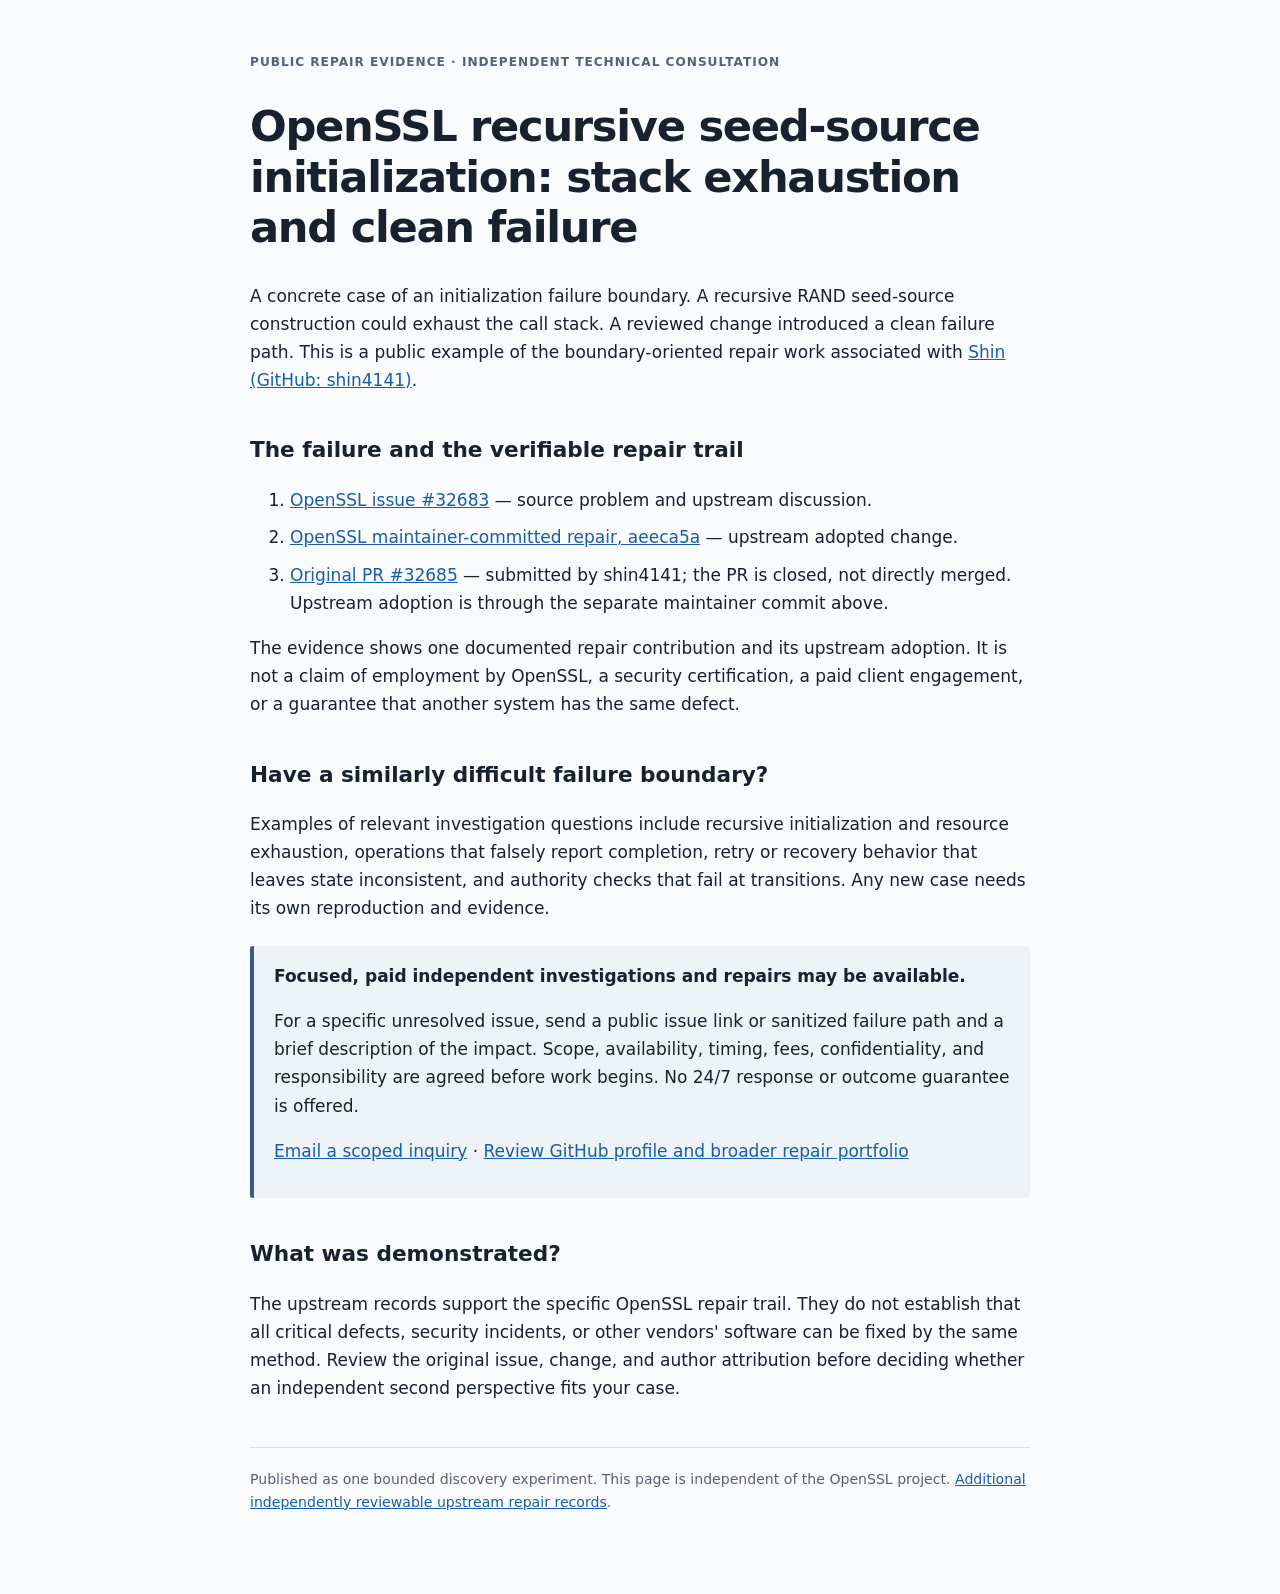
<file: critical-repair/openssl/index.html>
<!doctype html>
<html lang="en"><head><meta charset="utf-8"><meta name="viewport" content="width=device-width, initial-scale=1">
<title>OpenSSL Recursive Seed Source Stack Exhaustion | Independent Software Repair Consultation</title>
<meta name="description" content="Evidence-backed repair example: OpenSSL RAND recursive seed-source construction causing stack exhaustion. Shin (shin4141) offers scoped, paid independent investigations of critical execution, failure and recovery boundaries.">
<meta name="robots" content="index,follow">
<link rel="canonical" href="https://shin4141.github.io/critical-repair/openssl/">
<style>body{font:17px/1.65 system-ui,-apple-system,BlinkMacSystemFont,"Segoe UI",sans-serif;color:#17212f;background:#fafbfc;margin:0}main{max-width:780px;margin:0 auto;padding:52px 24px 80px}h1{font-size:clamp(1.75rem,4vw,2.7rem);line-height:1.17;letter-spacing:-.03em}h2{font-size:1.35rem;margin-top:2.4rem}a{color:#155ea8}p,li{max-width:72ch}.eyebrow{color:#53647a;font-weight:700;letter-spacing:.08em;font-size:.76rem;text-transform:uppercase}.panel{background:#eef3f8;border-left:4px solid #355b80;padding:16px 20px;margin:24px 0;border-radius:3px}.links li{margin:.6rem 0}footer{border-top:1px solid #d8dee8;margin-top:45px;padding-top:20px;color:#546174;font-size:.88rem}</style></head>
<body><main><div class="eyebrow">Public repair evidence · Independent technical consultation</div>
<h1>OpenSSL recursive seed-source initialization: stack exhaustion and clean failure</h1>
<p>A concrete case of an initialization failure boundary. A recursive RAND seed-source construction could exhaust the call stack. A reviewed change introduced a clean failure path. This is a public example of the boundary-oriented repair work associated with <a href="https://github.com/shin4141">Shin (GitHub: shin4141)</a>.</p>
<h2>The failure and the verifiable repair trail</h2>
<ol class="links"><li><a href="https://github.com/openssl/openssl/issues/32683">OpenSSL issue #32683</a> — source problem and upstream discussion.</li>
<li><a href="https://github.com/openssl/openssl/commit/aeeca5a9e07166183fe323f336c9177a9b524c78">OpenSSL maintainer-committed repair, aeeca5a</a> — upstream adopted change.</li>
<li><a href="https://github.com/openssl/openssl/pull/32685">Original PR #32685</a> — submitted by shin4141; the PR is closed, not directly merged. Upstream adoption is through the separate maintainer commit above.</li></ol>
<p>The evidence shows one documented repair contribution and its upstream adoption. It is not a claim of employment by OpenSSL, a security certification, a paid client engagement, or a guarantee that another system has the same defect.</p>
<h2>Have a similarly difficult failure boundary?</h2>
<p>Examples of relevant investigation questions include recursive initialization and resource exhaustion, operations that falsely report completion, retry or recovery behavior that leaves state inconsistent, and authority checks that fail at transitions. Any new case needs its own reproduction and evidence.</p>
<div class="panel"><strong>Focused, paid independent investigations and repairs may be available.</strong><p>For a specific unresolved issue, send a public issue link or sanitized failure path and a brief description of the impact. Scope, availability, timing, fees, confidentiality, and responsibility are agreed before work begins. No 24/7 response or outcome guarantee is offered.</p>
<p><a href="mailto:siriusa.paper@gmail.com?subject=Scoped%20critical%20repair%20inquiry">Email a scoped inquiry</a> · <a href="https://github.com/shin4141">Review GitHub profile and broader repair portfolio</a></p></div>
<h2>What was demonstrated?</h2>
<p>The upstream records support the specific OpenSSL repair trail. They do not establish that all critical defects, security incidents, or other vendors' software can be fixed by the same method. Review the original issue, change, and author attribution before deciding whether an independent second perspective fits your case.</p>
<footer>Published as one bounded discovery experiment. This page is independent of the OpenSSL project. <a href="https://github.com/shin4141/shin4141/blob/main/MERGE_PORTFOLIO.md">Additional independently reviewable upstream repair records</a>.</footer>
</main></body></html>
</file>
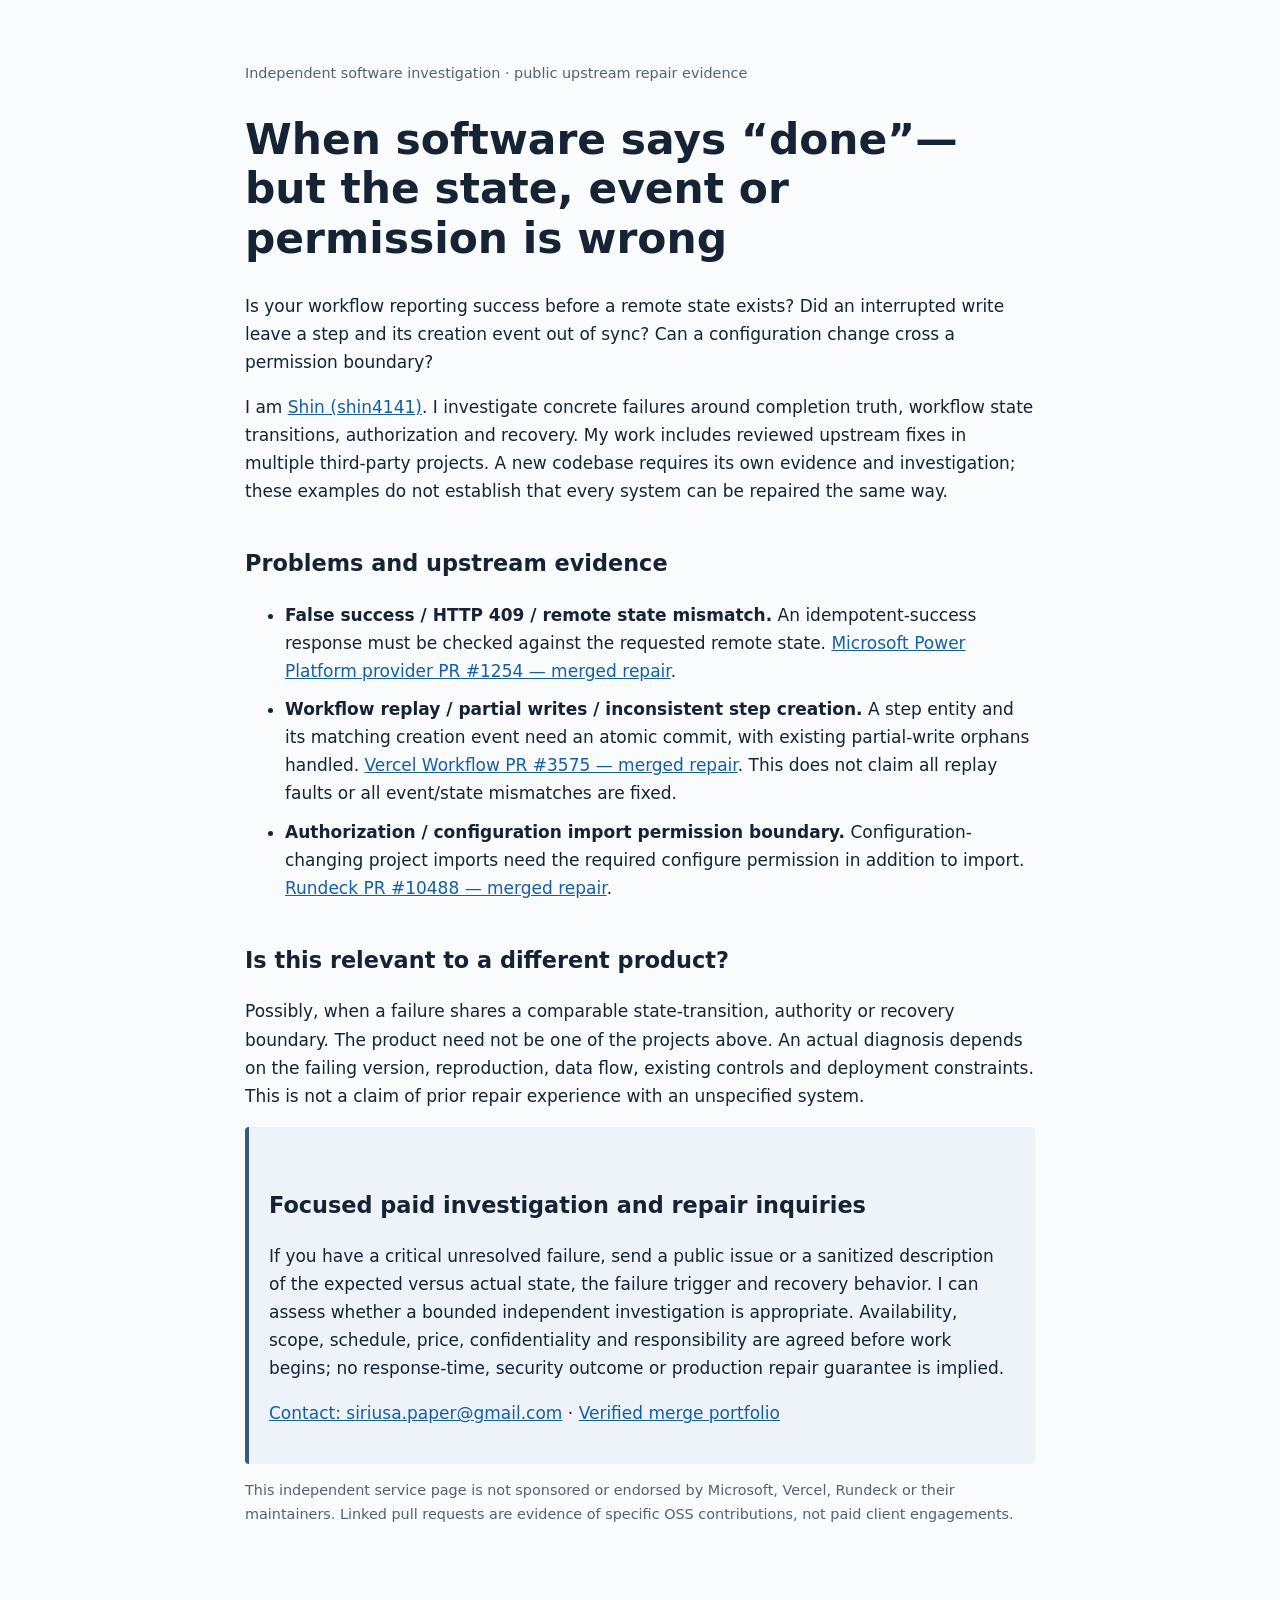
<file: critical-repair/state-recovery/index.html>
<!doctype html>
<html lang="en"><head><meta charset="utf-8"><meta name="viewport" content="width=device-width,initial-scale=1">
<title>Software Repair & Debugging — State, Recovery and Permissions | Shin</title>
<meta name="description" content="Evidence-backed, scoped paid investigations into false completion, remote state mismatch, workflow partial writes, replay and authorization boundaries. Public Microsoft, Vercel and Rundeck upstream repair examples by shin4141.">
<meta name="robots" content="index,follow"><link rel="canonical" href="https://shin4141.github.io/critical-repair/state-recovery/">
<style>body{font:17px/1.65 system-ui,-apple-system,BlinkMacSystemFont,"Segoe UI",sans-serif;margin:0;color:#162335;background:#fafbfc}main{max-width:790px;margin:auto;padding:48px 23px 80px}h1{font-size:clamp(1.8rem,4vw,2.65rem);line-height:1.17}h2{font-size:1.4rem;margin-top:2.5rem}a{color:#135eab}.small{color:#526174;font-size:.9rem}.panel{background:#edf3f8;padding:20px;border-left:4px solid #355b80;border-radius:4px}li{margin:.65rem 0}</style></head>
<body><main>
<p class="small">Independent software investigation · public upstream repair evidence</p>
<h1>When software says “done”—but the state, event or permission is wrong</h1>
<p>Is your workflow reporting success before a remote state exists? Did an interrupted write leave a step and its creation event out of sync? Can a configuration change cross a permission boundary?</p>
<p>I am <a href="https://github.com/shin4141">Shin (shin4141)</a>. I investigate concrete failures around completion truth, workflow state transitions, authorization and recovery. My work includes reviewed upstream fixes in multiple third-party projects. A new codebase requires its own evidence and investigation; these examples do not establish that every system can be repaired the same way.</p>
<h2>Problems and upstream evidence</h2>
<ul>
<li><strong>False success / HTTP 409 / remote state mismatch.</strong> An idempotent-success response must be checked against the requested remote state. <a href="https://github.com/microsoft/terraform-provider-power-platform/pull/1254">Microsoft Power Platform provider PR #1254 — merged repair</a>.</li>
<li><strong>Workflow replay / partial writes / inconsistent step creation.</strong> A step entity and its matching creation event need an atomic commit, with existing partial-write orphans handled. <a href="https://github.com/vercel/workflow/pull/3575">Vercel Workflow PR #3575 — merged repair</a>. This does not claim all replay faults or all event/state mismatches are fixed.</li>
<li><strong>Authorization / configuration import permission boundary.</strong> Configuration-changing project imports need the required configure permission in addition to import. <a href="https://github.com/rundeck/rundeck/pull/10488">Rundeck PR #10488 — merged repair</a>.</li>
</ul>
<h2>Is this relevant to a different product?</h2>
<p>Possibly, when a failure shares a comparable state-transition, authority or recovery boundary. The product need not be one of the projects above. An actual diagnosis depends on the failing version, reproduction, data flow, existing controls and deployment constraints. This is not a claim of prior repair experience with an unspecified system.</p>
<div class="panel">
<h2>Focused paid investigation and repair inquiries</h2>
<p>If you have a critical unresolved failure, send a public issue or a sanitized description of the expected versus actual state, the failure trigger and recovery behavior. I can assess whether a bounded independent investigation is appropriate. Availability, scope, schedule, price, confidentiality and responsibility are agreed before work begins; no response-time, security outcome or production repair guarantee is implied.</p>
<p><a href="mailto:siriusa.paper@gmail.com?subject=Critical%20state%20or%20recovery%20investigation">Contact: siriusa.paper@gmail.com</a> · <a href="https://github.com/shin4141/shin4141/blob/main/MERGE_PORTFOLIO.md">Verified merge portfolio</a></p>
</div>
<p class="small">This independent service page is not sponsored or endorsed by Microsoft, Vercel, Rundeck or their maintainers. Linked pull requests are evidence of specific OSS contributions, not paid client engagements.</p>
</main></body></html>
</file>
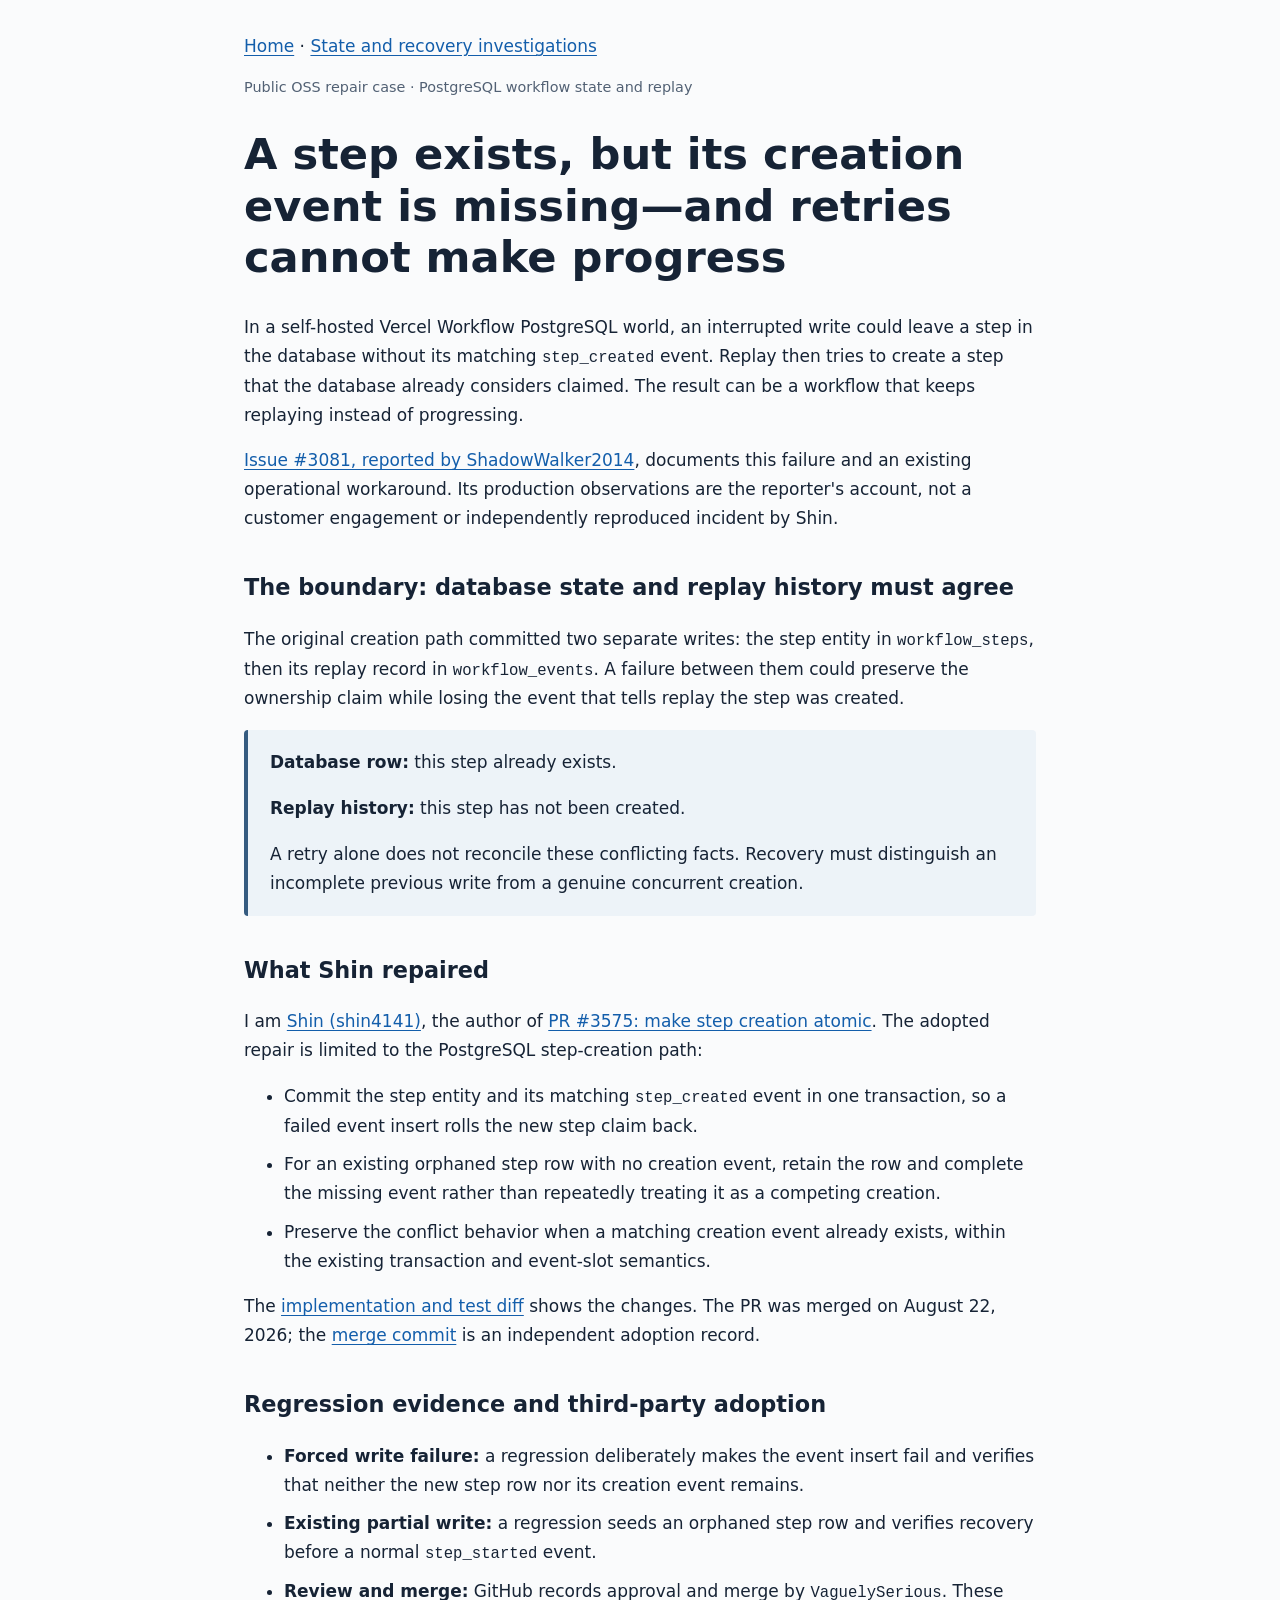
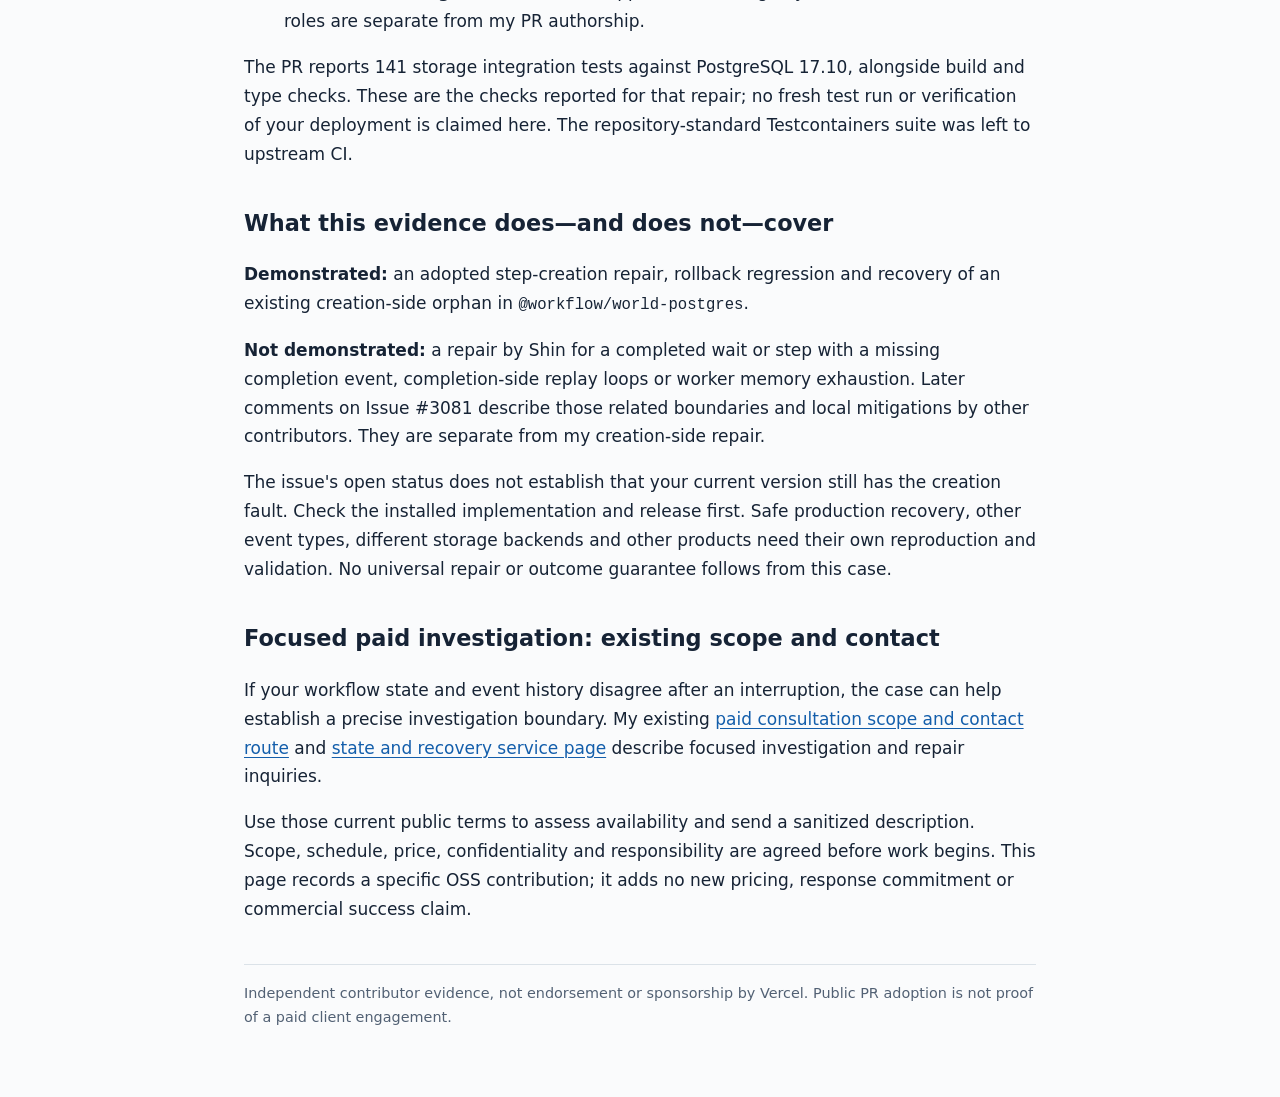
<file: critical-repair/vercel-workflow-step-creation/index.html>
<!doctype html>
<html lang="en">
<head>
  <meta charset="utf-8">
  <meta name="viewport" content="width=device-width, initial-scale=1">
  <meta name="robots" content="index,follow">
  <title>Vercel Workflow: Step Exists but Creation Event Is Missing | Repair Case by Shin</title>
  <meta name="description" content="An adopted PostgreSQL workflow repair by Shin: a step row without its creation event can stall replay. Atomic step creation, orphan recovery and rollback regression evidence, with clear scope limits.">
  <link rel="canonical" href="https://shin4141.github.io/critical-repair/vercel-workflow-step-creation/">
  <style>
    * { box-sizing: border-box; }
    body { margin: 0; background: #fafbfc; color: #162335; font: 17px/1.7 system-ui, -apple-system, BlinkMacSystemFont, "Segoe UI", sans-serif; }
    main { max-width: 840px; margin: auto; padding: 32px 24px 72px; }
    h1 { font-size: clamp(1.85rem, 4vw, 2.7rem); line-height: 1.2; }
    h2 { font-size: 1.4rem; margin-top: 2.2rem; }
    a { color: #135eab; text-underline-offset: .2em; overflow-wrap: anywhere; }
    a:focus-visible { outline: 3px solid #b99454; outline-offset: 3px; }
    code { font-size: .92em; overflow-wrap: anywhere; }
    li { margin: .6rem 0; }
    .small { color: #526174; font-size: .9rem; }
    .boundary { padding: 18px 22px; border-left: 4px solid #355b80; background: #edf3f8; border-radius: 4px; }
    .boundary p:first-child { margin-top: 0; }
    .boundary p:last-child { margin-bottom: 0; }
    footer { margin-top: 2.5rem; padding-top: 1rem; border-top: 1px solid #dbe2e8; }
  </style>
</head>
<body>
<main>
  <nav aria-label="Site"><a href="/">Home</a> · <a href="/critical-repair/state-recovery/">State and recovery investigations</a></nav>
  <p class="small">Public OSS repair case · PostgreSQL workflow state and replay</p>
  <h1>A step exists, but its creation event is missing—and retries cannot make progress</h1>
  <p>In a self-hosted Vercel Workflow PostgreSQL world, an interrupted write could leave a step in the database without its matching <code>step_created</code> event. Replay then tries to create a step that the database already considers claimed. The result can be a workflow that keeps replaying instead of progressing.</p>
  <p><a href="https://github.com/vercel/workflow/issues/3081">Issue #3081, reported by ShadowWalker2014</a>, documents this failure and an existing operational workaround. Its production observations are the reporter's account, not a customer engagement or independently reproduced incident by Shin.</p>

  <h2>The boundary: database state and replay history must agree</h2>
  <p>The original creation path committed two separate writes: the step entity in <code>workflow_steps</code>, then its replay record in <code>workflow_events</code>. A failure between them could preserve the ownership claim while losing the event that tells replay the step was created.</p>
  <div class="boundary">
    <p><strong>Database row:</strong> this step already exists.</p>
    <p><strong>Replay history:</strong> this step has not been created.</p>
    <p>A retry alone does not reconcile these conflicting facts. Recovery must distinguish an incomplete previous write from a genuine concurrent creation.</p>
  </div>

  <h2>What Shin repaired</h2>
  <p>I am <a href="https://github.com/shin4141">Shin (shin4141)</a>, the author of <a href="https://github.com/vercel/workflow/pull/3575">PR #3575: make step creation atomic</a>. The adopted repair is limited to the PostgreSQL step-creation path:</p>
  <ul>
    <li>Commit the step entity and its matching <code>step_created</code> event in one transaction, so a failed event insert rolls the new step claim back.</li>
    <li>For an existing orphaned step row with no creation event, retain the row and complete the missing event rather than repeatedly treating it as a competing creation.</li>
    <li>Preserve the conflict behavior when a matching creation event already exists, within the existing transaction and event-slot semantics.</li>
  </ul>
  <p>The <a href="https://github.com/vercel/workflow/pull/3575/files">implementation and test diff</a> shows the changes. The PR was merged on August 22, 2026; the <a href="https://github.com/vercel/workflow/commit/71bc027a6c4b1f963a06dec1a3fb0c7dce21b390">merge commit</a> is an independent adoption record.</p>

  <h2>Regression evidence and third-party adoption</h2>
  <ul>
    <li><strong>Forced write failure:</strong> a regression deliberately makes the event insert fail and verifies that neither the new step row nor its creation event remains.</li>
    <li><strong>Existing partial write:</strong> a regression seeds an orphaned step row and verifies recovery before a normal <code>step_started</code> event.</li>
    <li><strong>Review and merge:</strong> GitHub records approval and merge by <code>VaguelySerious</code>. These roles are separate from my PR authorship.</li>
  </ul>
  <p>The PR reports 141 storage integration tests against PostgreSQL 17.10, alongside build and type checks. These are the checks reported for that repair; no fresh test run or verification of your deployment is claimed here. The repository-standard Testcontainers suite was left to upstream CI.</p>

  <h2>What this evidence does—and does not—cover</h2>
  <p><strong>Demonstrated:</strong> an adopted step-creation repair, rollback regression and recovery of an existing creation-side orphan in <code>@workflow/world-postgres</code>.</p>
  <p><strong>Not demonstrated:</strong> a repair by Shin for a completed wait or step with a missing completion event, completion-side replay loops or worker memory exhaustion. Later comments on Issue #3081 describe those related boundaries and local mitigations by other contributors. They are separate from my creation-side repair.</p>
  <p>The issue's open status does not establish that your current version still has the creation fault. Check the installed implementation and release first. Safe production recovery, other event types, different storage backends and other products need their own reproduction and validation. No universal repair or outcome guarantee follows from this case.</p>

  <h2>Focused paid investigation: existing scope and contact</h2>
  <p>If your workflow state and event history disagree after an interruption, the case can help establish a precise investigation boundary. My existing <a href="https://github.com/shin4141#critical-repair-consulting">paid consultation scope and contact route</a> and <a href="/critical-repair/state-recovery/">state and recovery service page</a> describe focused investigation and repair inquiries.</p>
  <p>Use those current public terms to assess availability and send a sanitized description. Scope, schedule, price, confidentiality and responsibility are agreed before work begins. This page records a specific OSS contribution; it adds no new pricing, response commitment or commercial success claim.</p>
  <footer class="small">Independent contributor evidence, not endorsement or sponsorship by Vercel. Public PR adoption is not proof of a paid client engagement.</footer>
</main>
</body>
</html>
</file>
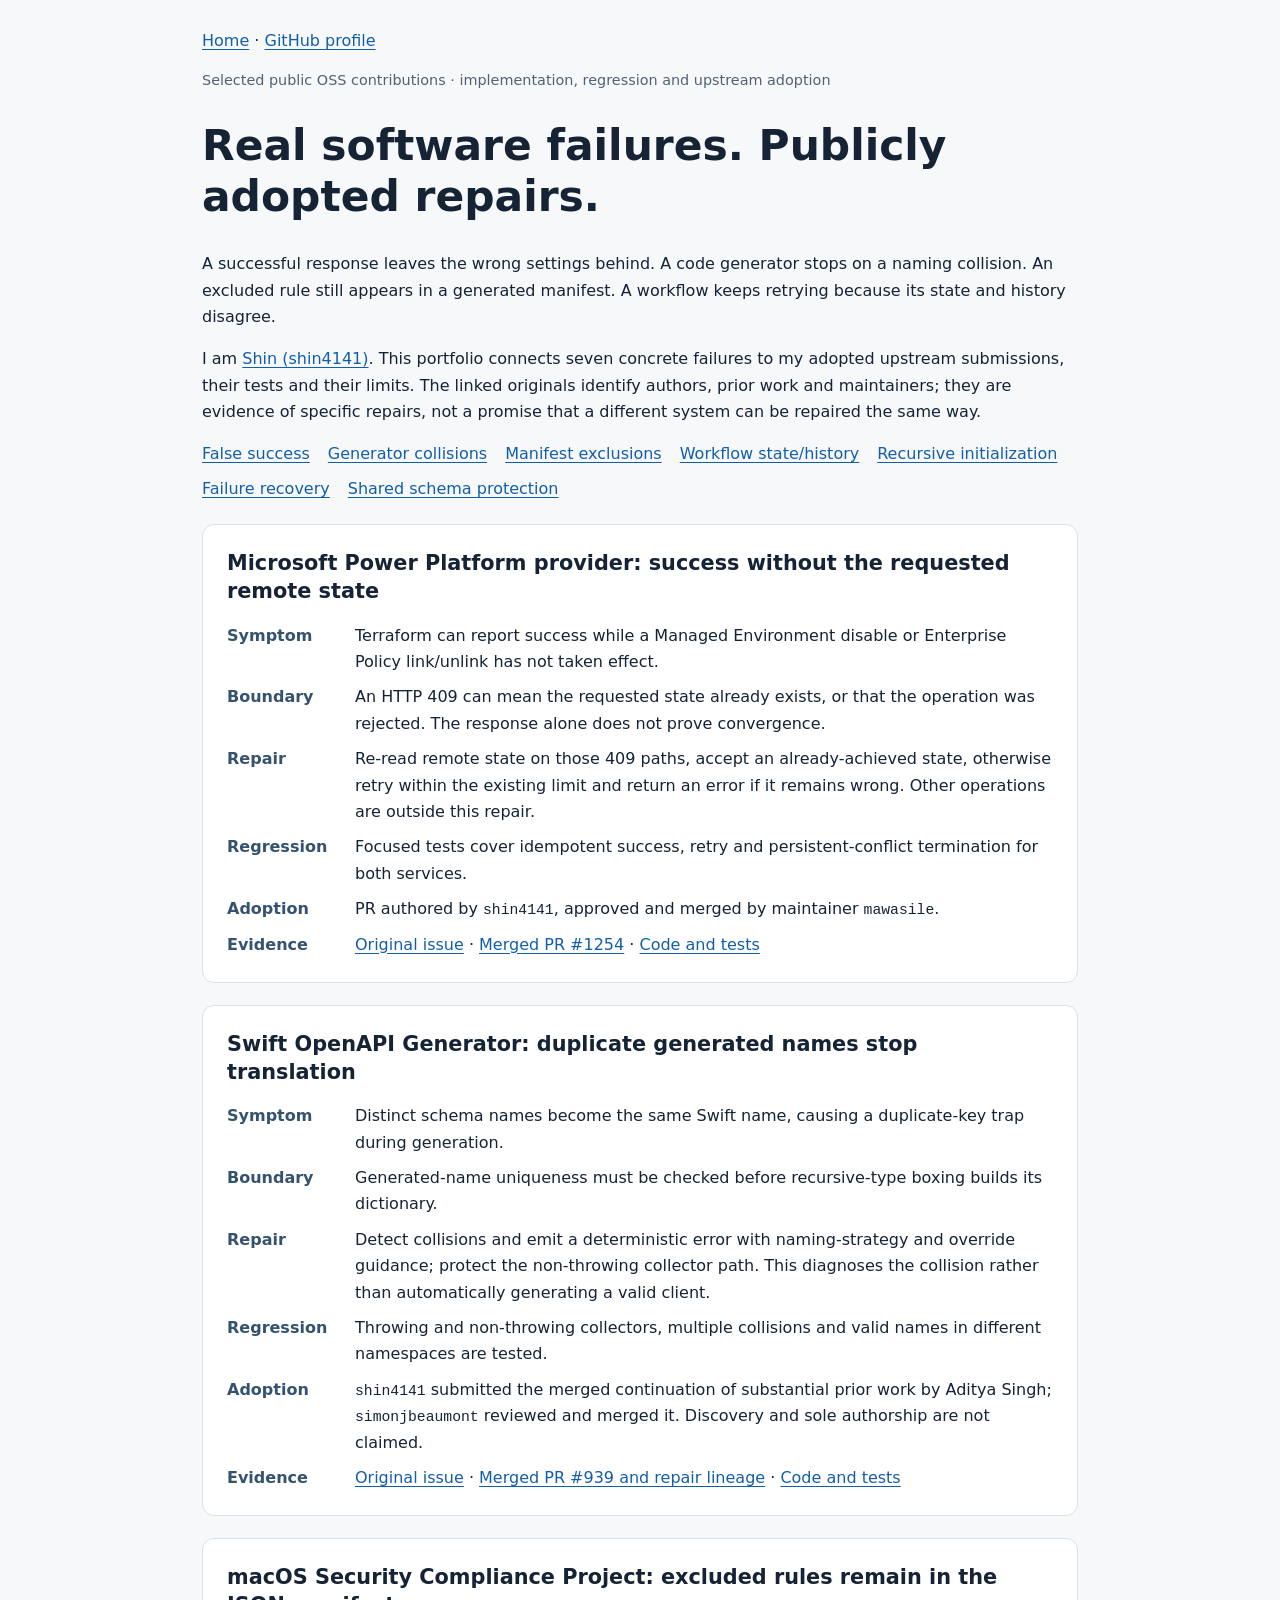
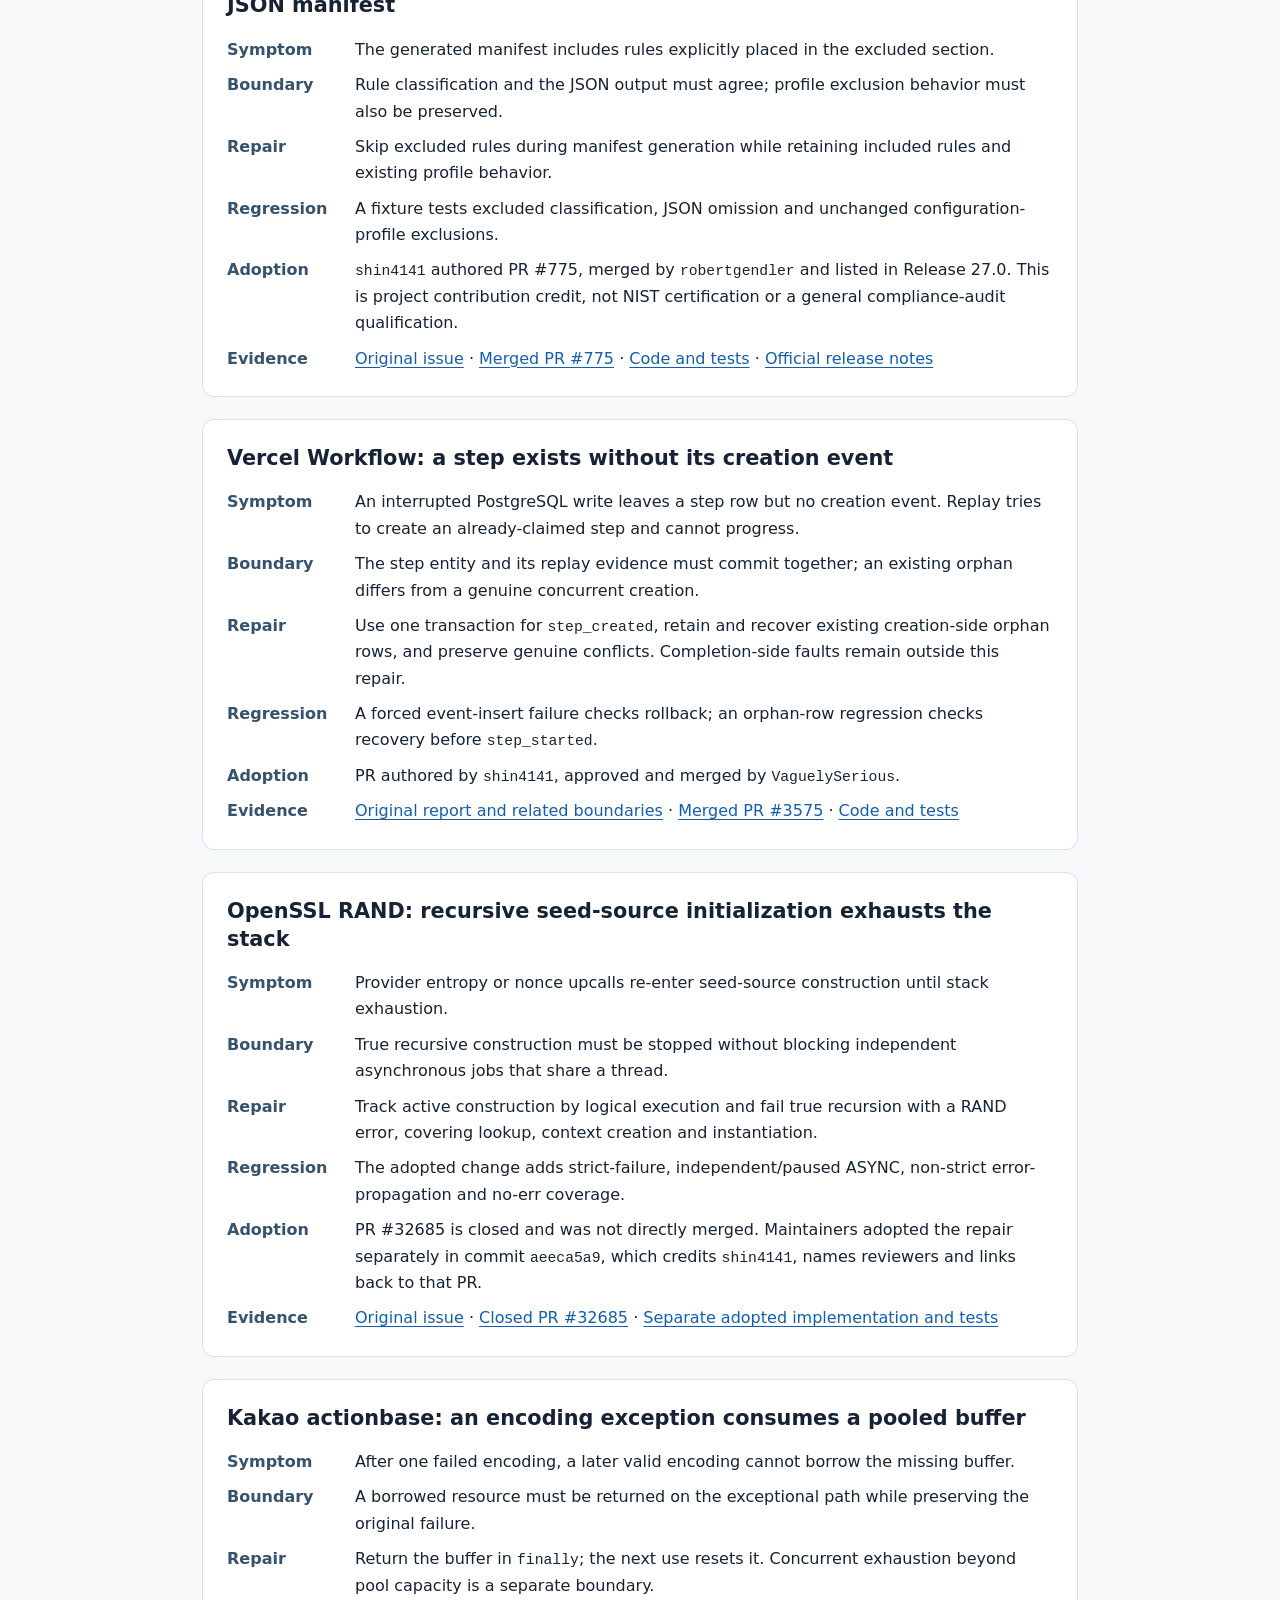
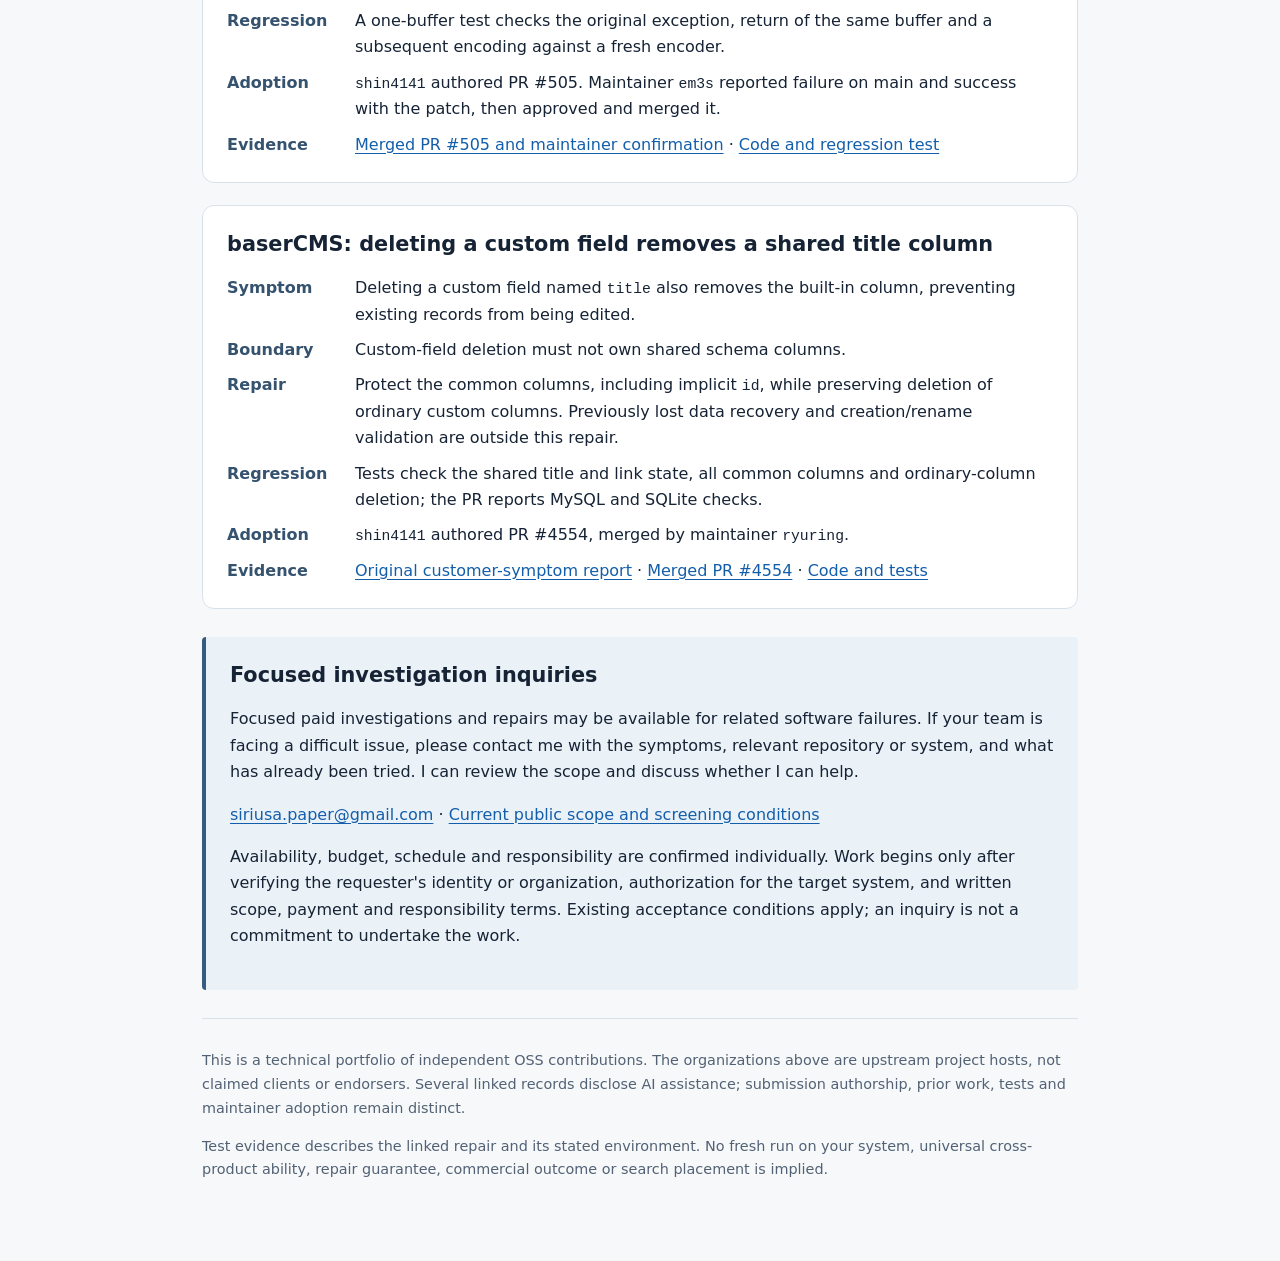
<file: critical-repair/verified-repairs/index.html>
<!doctype html>
<html lang="en">
<head>
  <meta charset="utf-8">
  <meta name="viewport" content="width=device-width, initial-scale=1">
  <meta name="robots" content="index,follow">
  <title>Verified OSS Repair Evidence | Shin — Implementation, Tests and Adoption</title>
  <meta name="description" content="Seven specific software repairs by Shin: customer symptoms, implementation boundaries, regression evidence and upstream adoption. A technical portfolio with focused investigation inquiry details.">
  <link rel="canonical" href="https://shin4141.github.io/critical-repair/verified-repairs/">
  <style>
    * { box-sizing: border-box; }
    body { margin: 0; background: #f6f8fa; color: #162335; font: 16px/1.65 system-ui, -apple-system, BlinkMacSystemFont, "Segoe UI", sans-serif; }
    main { max-width: 920px; margin: auto; padding: 28px 22px 64px; }
    h1 { font-size: clamp(1.85rem, 5vw, 2.65rem); line-height: 1.2; }
    h2 { font-size: 1.3rem; line-height: 1.35; margin-top: 0; }
    a { color: #135eab; text-underline-offset: .2em; overflow-wrap: anywhere; }
    a:focus-visible { outline: 3px solid #b99454; outline-offset: 4px; }
    code { font-size: .92em; overflow-wrap: anywhere; }
    .small { color: #526174; font-size: .9rem; }
    .jump { display: flex; flex-wrap: wrap; gap: 8px 18px; padding: 0; list-style: none; }
    .case { margin-top: 22px; padding: 24px; border: 1px solid #d8e1e9; border-radius: 12px; background: #fff; }
    dl { display: grid; grid-template-columns: 110px minmax(0, 1fr); gap: 9px 18px; margin-bottom: 0; }
    dt { font-weight: 650; color: #35526e; }
    dd { margin: 0; min-width: 0; overflow-wrap: anywhere; }
    .contact { margin-top: 28px; padding: 24px; border-left: 4px solid #355b80; background: #eaf1f7; border-radius: 4px; }
    footer { margin-top: 28px; padding-top: 16px; border-top: 1px solid #d8e1e9; }
    @media (max-width: 540px) {
      main { padding: 22px 16px 48px; }
      .case, .contact { padding: 20px 16px; }
      dl { grid-template-columns: minmax(0, 1fr); gap: 4px; }
      dd { margin-bottom: 10px; }
    }
  </style>
</head>
<body>
<main>
  <nav aria-label="Site"><a href="/">Home</a> · <a href="https://github.com/shin4141">GitHub profile</a></nav>
  <p class="small">Selected public OSS contributions · implementation, regression and upstream adoption</p>
  <h1>Real software failures. Publicly adopted repairs.</h1>
  <p>A successful response leaves the wrong settings behind. A code generator stops on a naming collision. An excluded rule still appears in a generated manifest. A workflow keeps retrying because its state and history disagree.</p>
  <p>I am <a href="https://github.com/shin4141">Shin (shin4141)</a>. This portfolio connects seven concrete failures to my adopted upstream submissions, their tests and their limits. The linked originals identify authors, prior work and maintainers; they are evidence of specific repairs, not a promise that a different system can be repaired the same way.</p>
  <ul class="jump" aria-label="Repair cases">
    <li><a href="#remote-state">False success</a></li>
    <li><a href="#generated-names">Generator collisions</a></li>
    <li><a href="#manifest">Manifest exclusions</a></li>
    <li><a href="#workflow">Workflow state/history</a></li>
    <li><a href="#rand">Recursive initialization</a></li>
    <li><a href="#buffer">Failure recovery</a></li>
    <li><a href="#shared-column">Shared schema protection</a></li>
  </ul>

  <article class="case" id="remote-state">
    <h2>Microsoft Power Platform provider: success without the requested remote state</h2>
    <dl>
      <dt>Symptom</dt><dd>Terraform can report success while a Managed Environment disable or Enterprise Policy link/unlink has not taken effect.</dd>
      <dt>Boundary</dt><dd>An HTTP 409 can mean the requested state already exists, or that the operation was rejected. The response alone does not prove convergence.</dd>
      <dt>Repair</dt><dd>Re-read remote state on those 409 paths, accept an already-achieved state, otherwise retry within the existing limit and return an error if it remains wrong. Other operations are outside this repair.</dd>
      <dt>Regression</dt><dd>Focused tests cover idempotent success, retry and persistent-conflict termination for both services.</dd>
      <dt>Adoption</dt><dd>PR authored by <code>shin4141</code>, approved and merged by maintainer <code>mawasile</code>.</dd>
      <dt>Evidence</dt><dd><a href="https://github.com/microsoft/terraform-provider-power-platform/issues/1240">Original issue</a> · <a href="https://github.com/microsoft/terraform-provider-power-platform/pull/1254">Merged PR #1254</a> · <a href="https://github.com/microsoft/terraform-provider-power-platform/pull/1254/files">Code and tests</a></dd>
    </dl>
  </article>

  <article class="case" id="generated-names">
    <h2>Swift OpenAPI Generator: duplicate generated names stop translation</h2>
    <dl>
      <dt>Symptom</dt><dd>Distinct schema names become the same Swift name, causing a duplicate-key trap during generation.</dd>
      <dt>Boundary</dt><dd>Generated-name uniqueness must be checked before recursive-type boxing builds its dictionary.</dd>
      <dt>Repair</dt><dd>Detect collisions and emit a deterministic error with naming-strategy and override guidance; protect the non-throwing collector path. This diagnoses the collision rather than automatically generating a valid client.</dd>
      <dt>Regression</dt><dd>Throwing and non-throwing collectors, multiple collisions and valid names in different namespaces are tested.</dd>
      <dt>Adoption</dt><dd><code>shin4141</code> submitted the merged continuation of substantial prior work by Aditya Singh; <code>simonjbeaumont</code> reviewed and merged it. Discovery and sole authorship are not claimed.</dd>
      <dt>Evidence</dt><dd><a href="https://github.com/apple/swift-openapi-generator/issues/854">Original issue</a> · <a href="https://github.com/apple/swift-openapi-generator/pull/939">Merged PR #939 and repair lineage</a> · <a href="https://github.com/apple/swift-openapi-generator/pull/939/files">Code and tests</a></dd>
    </dl>
  </article>

  <article class="case" id="manifest">
    <h2>macOS Security Compliance Project: excluded rules remain in the JSON manifest</h2>
    <dl>
      <dt>Symptom</dt><dd>The generated manifest includes rules explicitly placed in the excluded section.</dd>
      <dt>Boundary</dt><dd>Rule classification and the JSON output must agree; profile exclusion behavior must also be preserved.</dd>
      <dt>Repair</dt><dd>Skip excluded rules during manifest generation while retaining included rules and existing profile behavior.</dd>
      <dt>Regression</dt><dd>A fixture tests excluded classification, JSON omission and unchanged configuration-profile exclusions.</dd>
      <dt>Adoption</dt><dd><code>shin4141</code> authored PR #775, merged by <code>robertgendler</code> and listed in Release 27.0. This is project contribution credit, not NIST certification or a general compliance-audit qualification.</dd>
      <dt>Evidence</dt><dd><a href="https://github.com/usnistgov/macos_security/issues/767">Original issue</a> · <a href="https://github.com/usnistgov/macos_security/pull/775">Merged PR #775</a> · <a href="https://github.com/usnistgov/macos_security/pull/775/files">Code and tests</a> · <a href="https://github.com/usnistgov/macos_security/releases/tag/release_27.0">Official release notes</a></dd>
    </dl>
  </article>

  <article class="case" id="workflow">
    <h2>Vercel Workflow: a step exists without its creation event</h2>
    <dl>
      <dt>Symptom</dt><dd>An interrupted PostgreSQL write leaves a step row but no creation event. Replay tries to create an already-claimed step and cannot progress.</dd>
      <dt>Boundary</dt><dd>The step entity and its replay evidence must commit together; an existing orphan differs from a genuine concurrent creation.</dd>
      <dt>Repair</dt><dd>Use one transaction for <code>step_created</code>, retain and recover existing creation-side orphan rows, and preserve genuine conflicts. Completion-side faults remain outside this repair.</dd>
      <dt>Regression</dt><dd>A forced event-insert failure checks rollback; an orphan-row regression checks recovery before <code>step_started</code>.</dd>
      <dt>Adoption</dt><dd>PR authored by <code>shin4141</code>, approved and merged by <code>VaguelySerious</code>.</dd>
      <dt>Evidence</dt><dd><a href="https://github.com/vercel/workflow/issues/3081">Original report and related boundaries</a> · <a href="https://github.com/vercel/workflow/pull/3575">Merged PR #3575</a> · <a href="https://github.com/vercel/workflow/pull/3575/files">Code and tests</a></dd>
    </dl>
  </article>

  <article class="case" id="rand">
    <h2>OpenSSL RAND: recursive seed-source initialization exhausts the stack</h2>
    <dl>
      <dt>Symptom</dt><dd>Provider entropy or nonce upcalls re-enter seed-source construction until stack exhaustion.</dd>
      <dt>Boundary</dt><dd>True recursive construction must be stopped without blocking independent asynchronous jobs that share a thread.</dd>
      <dt>Repair</dt><dd>Track active construction by logical execution and fail true recursion with a RAND error, covering lookup, context creation and instantiation.</dd>
      <dt>Regression</dt><dd>The adopted change adds strict-failure, independent/paused ASYNC, non-strict error-propagation and no-err coverage.</dd>
      <dt>Adoption</dt><dd>PR #32685 is closed and was not directly merged. Maintainers adopted the repair separately in commit <code>aeeca5a9</code>, which credits <code>shin4141</code>, names reviewers and links back to that PR.</dd>
      <dt>Evidence</dt><dd><a href="https://github.com/openssl/openssl/issues/32683">Original issue</a> · <a href="https://github.com/openssl/openssl/pull/32685">Closed PR #32685</a> · <a href="https://github.com/openssl/openssl/commit/aeeca5a9e07166183fe323f336c9177a9b524c78">Separate adopted implementation and tests</a></dd>
    </dl>
  </article>

  <article class="case" id="buffer">
    <h2>Kakao actionbase: an encoding exception consumes a pooled buffer</h2>
    <dl>
      <dt>Symptom</dt><dd>After one failed encoding, a later valid encoding cannot borrow the missing buffer.</dd>
      <dt>Boundary</dt><dd>A borrowed resource must be returned on the exceptional path while preserving the original failure.</dd>
      <dt>Repair</dt><dd>Return the buffer in <code>finally</code>; the next use resets it. Concurrent exhaustion beyond pool capacity is a separate boundary.</dd>
      <dt>Regression</dt><dd>A one-buffer test checks the original exception, return of the same buffer and a subsequent encoding against a fresh encoder.</dd>
      <dt>Adoption</dt><dd><code>shin4141</code> authored PR #505. Maintainer <code>em3s</code> reported failure on main and success with the patch, then approved and merged it.</dd>
      <dt>Evidence</dt><dd><a href="https://github.com/kakao/actionbase/pull/505">Merged PR #505 and maintainer confirmation</a> · <a href="https://github.com/kakao/actionbase/pull/505/files">Code and regression test</a></dd>
    </dl>
  </article>

  <article class="case" id="shared-column">
    <h2>baserCMS: deleting a custom field removes a shared title column</h2>
    <dl>
      <dt>Symptom</dt><dd>Deleting a custom field named <code>title</code> also removes the built-in column, preventing existing records from being edited.</dd>
      <dt>Boundary</dt><dd>Custom-field deletion must not own shared schema columns.</dd>
      <dt>Repair</dt><dd>Protect the common columns, including implicit <code>id</code>, while preserving deletion of ordinary custom columns. Previously lost data recovery and creation/rename validation are outside this repair.</dd>
      <dt>Regression</dt><dd>Tests check the shared title and link state, all common columns and ordinary-column deletion; the PR reports MySQL and SQLite checks.</dd>
      <dt>Adoption</dt><dd><code>shin4141</code> authored PR #4554, merged by maintainer <code>ryuring</code>.</dd>
      <dt>Evidence</dt><dd><a href="https://github.com/baserproject/basercms/issues/3713">Original customer-symptom report</a> · <a href="https://github.com/baserproject/basercms/pull/4554">Merged PR #4554</a> · <a href="https://github.com/baserproject/basercms/pull/4554/files">Code and tests</a></dd>
    </dl>
  </article>

  <section class="contact" id="focused-inquiries" aria-labelledby="contact-title">
    <h2 id="contact-title">Focused investigation inquiries</h2>
    <p>Focused paid investigations and repairs may be available for related software failures. If your team is facing a difficult issue, please contact me with the symptoms, relevant repository or system, and what has already been tried. I can review the scope and discuss whether I can help.</p>
    <p><a href="mailto:siriusa.paper@gmail.com">siriusa.paper@gmail.com</a> · <a href="https://github.com/shin4141#critical-repair-consulting">Current public scope and screening conditions</a></p>
    <p>Availability, budget, schedule and responsibility are confirmed individually. Work begins only after verifying the requester's identity or organization, authorization for the target system, and written scope, payment and responsibility terms. Existing acceptance conditions apply; an inquiry is not a commitment to undertake the work.</p>
  </section>

  <footer class="small">
    <p>This is a technical portfolio of independent OSS contributions. The organizations above are upstream project hosts, not claimed clients or endorsers. Several linked records disclose AI assistance; submission authorship, prior work, tests and maintainer adoption remain distinct.</p>
    <p>Test evidence describes the linked repair and its stated environment. No fresh run on your system, universal cross-product ability, repair guarantee, commercial outcome or search placement is implied.</p>
  </footer>
</main>
</body>
</html>
</file>
<file: automation-intake/styles.css>
:root {
  --paper: #f3f2ee;
  --surface: #fbfaf7;
  --ink: #16201d;
  --muted: #59635f;
  --line: #d8d8d1;
  --deep: #14231f;
  --deep-2: #1b302a;
  --cream: #f6f2e8;
  --accent: #b99454;
  --accent-soft: #e9ddc7;
  --link: #24584c;
  --danger: #8b3f32;
  --success: #24584c;
  --radius-lg: 30px;
  --radius-md: 18px;
  --shadow: 0 18px 55px rgba(18, 31, 27, 0.1);
}

* { box-sizing: border-box; }

html {
  color-scheme: light;
  scroll-behavior: smooth;
}

body {
  margin: 0;
  background: var(--paper);
  color: var(--ink);
  font-family: -apple-system, BlinkMacSystemFont, "Hiragino Kaku Gothic ProN",
    "Hiragino Sans", "Yu Gothic", "Meiryo", sans-serif;
  font-size: 16px;
  line-height: 1.75;
  text-rendering: optimizeLegibility;
  -webkit-font-smoothing: antialiased;
}

button,
input,
textarea { font: inherit; }

a {
  color: var(--link);
  text-underline-offset: 0.2em;
}

:focus-visible {
  outline: 3px solid var(--accent);
  outline-offset: 4px;
}

.skip-link {
  position: fixed;
  left: 16px;
  top: -90px;
  z-index: 100;
  padding: 10px 14px;
  border-radius: 8px;
  background: var(--surface);
  color: var(--ink);
  box-shadow: var(--shadow);
}

.skip-link:focus { top: 16px; }

.site-bar {
  display: flex;
  align-items: center;
  justify-content: space-between;
  gap: 16px;
  min-height: 42px;
  padding: 8px clamp(18px, 4vw, 52px);
  background: #0d1714;
  color: #d9dfdc;
  font-size: 11px;
  font-weight: 750;
  letter-spacing: 0.14em;
}

main {
  width: min(1180px, calc(100% - 40px));
  margin: 0 auto;
  padding: 24px 0 72px;
}

.intro {
  display: grid;
  grid-template-columns: minmax(0, 1.15fr) minmax(320px, 0.85fr);
  gap: clamp(34px, 6vw, 88px);
  align-items: center;
  min-height: min(720px, calc(100svh - 90px));
  padding: clamp(34px, 7vw, 84px);
  border-radius: var(--radius-lg);
  background: var(--deep);
  color: var(--cream);
  box-shadow: var(--shadow);
}

.eyebrow {
  margin: 0 0 12px;
  color: var(--accent);
  font-size: 12px;
  font-weight: 800;
  letter-spacing: 0.16em;
  text-transform: uppercase;
}

h1,
h2,
p { overflow-wrap: anywhere; }

h1 {
  margin: 0;
  font-family: ui-serif, "Yu Mincho", "Hiragino Mincho ProN", serif;
  font-size: clamp(45px, 7vw, 82px);
  font-weight: 520;
  line-height: 1.14;
  letter-spacing: -0.04em;
}

.lead {
  max-width: 650px;
  margin: 28px 0 0;
  color: #c8d3cf;
  font-size: clamp(17px, 2vw, 21px);
}

.privacy-card {
  padding: clamp(26px, 4vw, 42px);
  border: 1px solid rgba(255, 255, 255, 0.14);
  border-radius: 24px;
  background: var(--deep-2);
}

.card-number {
  margin: 0 0 18px;
  color: var(--accent);
  font-family: ui-monospace, SFMono-Regular, Menlo, monospace;
  font-size: 12px;
  font-weight: 800;
  letter-spacing: 0.12em;
}

.privacy-card h2,
.promise h2,
.actions h2,
.section-heading h2,
.result h2,
.noscript h2 {
  margin: 0;
  font-size: clamp(23px, 3vw, 34px);
  line-height: 1.35;
}

.privacy-card ul {
  margin: 24px 0;
  padding-left: 1.2em;
  color: #d7dfdc;
}

.privacy-card li + li { margin-top: 8px; }

.warning {
  margin: 24px 0 0;
  padding-top: 20px;
  border-top: 1px solid rgba(255, 255, 255, 0.14);
  color: #f1dcc0;
  font-size: 14px;
}

.promise {
  display: grid;
  grid-template-columns: 46px minmax(240px, 0.8fr) minmax(360px, 1.2fr);
  gap: 22px;
  align-items: start;
  margin: 24px 0;
  padding: clamp(28px, 5vw, 54px);
  border: 1px solid var(--line);
  border-radius: var(--radius-lg);
  background: var(--surface);
}

.promise p { margin: 10px 0 0; color: var(--muted); }

.promise ol {
  display: grid;
  gap: 10px;
  margin: 0;
  padding: 0;
  list-style: none;
  counter-reset: benefit;
}

.promise li {
  display: flex;
  align-items: center;
  gap: 14px;
  padding: 13px 16px;
  border-radius: 13px;
  background: var(--paper);
  counter-increment: benefit;
  font-weight: 700;
}

.promise li::before {
  color: var(--accent);
  content: "0" counter(benefit);
  font-family: ui-monospace, SFMono-Regular, Menlo, monospace;
  font-size: 12px;
}

.promise .boundary {
  grid-column: 2 / -1;
  margin: 0;
  padding-top: 18px;
  border-top: 1px solid var(--line);
  font-size: 14px;
}

.questionnaire-shell {
  padding: clamp(28px, 6vw, 72px);
  border-radius: var(--radius-lg);
  background: var(--surface);
  box-shadow: var(--shadow);
}

.section-heading {
  display: grid;
  grid-template-columns: minmax(240px, 0.8fr) minmax(320px, 1.2fr);
  gap: 30px;
  align-items: end;
  padding-bottom: 30px;
  border-bottom: 1px solid var(--line);
}

.section-heading > p {
  margin: 0;
  color: var(--muted);
}

fieldset {
  min-width: 0;
  margin: 0;
  padding: 0;
  border: 0;
}

legend {
  width: 100%;
  margin-bottom: 18px;
  color: var(--muted);
  font-size: 13px;
  font-weight: 800;
  letter-spacing: 0.08em;
}

.identity-fields {
  display: grid;
  grid-template-columns: 1fr 1fr;
  gap: 22px;
  margin-top: 34px;
}

.identity-fields legend { grid-column: 1 / -1; }

.field label {
  display: block;
  color: var(--ink);
  font-weight: 750;
}

input,
textarea {
  width: 100%;
  border: 1px solid #c7c9c2;
  border-radius: 12px;
  background: #fff;
  color: var(--ink);
  transition: border-color 160ms ease, box-shadow 160ms ease;
}

input {
  min-height: 50px;
  margin-top: 8px;
  padding: 10px 13px;
}

textarea {
  min-height: 100px;
  margin-top: 10px;
  padding: 13px 14px;
  line-height: 1.65;
  resize: vertical;
}

input:hover,
textarea:hover { border-color: #9da39d; }

input:focus,
textarea:focus {
  border-color: var(--link);
  outline: 0;
  box-shadow: 0 0 0 4px rgba(36, 88, 76, 0.14);
}

.question-fields { margin-top: 46px; }

.question-field {
  padding: 28px 0;
  border-top: 1px solid var(--line);
}

.question-field label {
  display: flex;
  gap: 16px;
  align-items: baseline;
  font-size: clamp(18px, 2.4vw, 24px);
}

.question-number {
  flex: 0 0 auto;
  color: var(--accent);
  font-family: ui-monospace, SFMono-Regular, Menlo, monospace;
  font-size: 13px;
}

.question-field p {
  margin: 7px 0 0 33px;
  color: var(--muted);
  font-size: 14px;
}

.other-field {
  padding: 28px 0 38px;
  border-top: 1px solid var(--line);
}

.other-field label span {
  margin-left: 8px;
  color: var(--muted);
  font-size: 12px;
  font-weight: 650;
}

.actions {
  display: grid;
  grid-template-columns: minmax(260px, 1fr) minmax(260px, 0.72fr);
  gap: 36px;
  align-items: center;
  padding: clamp(26px, 5vw, 48px);
  border-radius: 22px;
  background: var(--deep);
  color: var(--cream);
}

.actions p:not(.eyebrow) {
  margin: 12px 0 0;
  color: #bdcac5;
}

.action-buttons { display: grid; gap: 12px; }

button {
  min-height: 52px;
  padding: 12px 18px;
  border: 1px solid transparent;
  border-radius: 12px;
  cursor: pointer;
  font-weight: 800;
}

button:disabled {
  cursor: wait;
  opacity: 0.62;
}

.primary-button {
  background: var(--accent);
  color: #161b19;
}

.primary-button:hover:not(:disabled) { background: #d0ad6d; }

.secondary-button {
  border-color: rgba(255, 255, 255, 0.28);
  background: transparent;
  color: var(--cream);
}

.secondary-button:hover:not(:disabled) { background: rgba(255, 255, 255, 0.08); }

.status {
  min-height: 1.75em;
  margin: 16px 4px 0;
  color: var(--muted);
  font-weight: 700;
}

.status[data-state="error"] { color: var(--danger); }
.status[data-state="success"] { color: var(--success); }

.result {
  margin-top: 20px;
  padding: 24px;
  border: 1px solid var(--line);
  border-radius: var(--radius-md);
  background: var(--paper);
}

.result-heading {
  display: flex;
  align-items: baseline;
  justify-content: space-between;
  gap: 20px;
}

.result-heading h2 { font-size: 20px; }

.result-heading span {
  color: var(--muted);
  font-size: 12px;
  font-weight: 700;
}

#formatted-answer {
  min-height: 310px;
  background: var(--surface);
  font-family: ui-monospace, SFMono-Regular, Menlo, Consolas, monospace;
  font-size: 14px;
}

.noscript {
  margin-top: 22px;
  padding: 22px;
  border: 2px solid var(--accent);
  border-radius: var(--radius-md);
}

footer {
  display: flex;
  justify-content: space-between;
  gap: 20px;
  width: min(1180px, calc(100% - 40px));
  margin: 0 auto;
  padding: 0 0 42px;
  color: var(--muted);
  font-size: 13px;
}

footer p { margin: 0; }

.visually-hidden {
  position: absolute !important;
  width: 1px !important;
  height: 1px !important;
  padding: 0 !important;
  margin: -1px !important;
  overflow: hidden !important;
  clip: rect(0 0 0 0) !important;
  white-space: nowrap !important;
  border: 0 !important;
}

@media (max-width: 820px) {
  main { width: min(100% - 24px, 720px); padding-top: 12px; }

  .intro,
  .promise,
  .section-heading,
  .actions { grid-template-columns: 1fr; }

  .intro {
    min-height: auto;
    padding: 34px 24px 26px;
  }

  .promise { grid-template-columns: 32px 1fr; }
  .promise ol,
  .promise .boundary { grid-column: 1 / -1; }
  .identity-fields { grid-template-columns: 1fr; }
  .identity-fields legend { grid-column: auto; }
  .questionnaire-shell { padding: 30px 20px; }
  .question-field p { margin-left: 29px; }

  footer {
    display: block;
    width: min(100% - 24px, 720px);
  }

  footer p + p { margin-top: 6px; }
}

@media (max-width: 480px) {
  .site-bar { align-items: flex-start; flex-direction: column; gap: 2px; }
  h1 { font-size: clamp(40px, 13vw, 58px); }
  .privacy-card { padding: 24px 20px; }
  .promise { padding: 26px 20px; }
  .question-field label { align-items: flex-start; }
  .actions { padding: 26px 20px; }
  .result { padding: 18px 14px; }
  .result-heading { display: block; }
  .result-heading span { display: block; margin-top: 4px; }
}

@media (prefers-reduced-motion: reduce) {
  html { scroll-behavior: auto; }
  *, *::before, *::after {
    scroll-behavior: auto !important;
    transition-duration: 0.01ms !important;
  }
}
</file>
<file: sensitive-data-egress-gate/styles.css>
:root {
  --paper: #fbfaf6;
  --surface: #fffefa;
  --ink: #24382e;
  --muted: #5d655b;
  --green: #304b39;
  --pale: #edf0e7;
  --sage: #dce4d4;
  --line: #d7dbce;
  --accent: #806136;
  --sand: #f0ece1;
  --radius: 12px;
  --mono: ui-monospace, SFMono-Regular, Consolas, "Liberation Mono", monospace;
}

* { box-sizing: border-box; }
html { color-scheme: light; scroll-padding-top: 24px; }
body { margin: 0; background: var(--paper); color: var(--ink); font-family: -apple-system, BlinkMacSystemFont, "Hiragino Sans", "Hiragino Kaku Gothic ProN", "Yu Gothic", Meiryo, sans-serif; font-size: 16px; line-height: 1.8; -webkit-font-smoothing: antialiased; }
[hidden] { display: none !important; }
a { color: var(--green); text-underline-offset: .25em; text-decoration-thickness: 1px; }
a:hover { text-decoration-thickness: 2px; }
button, input { font: inherit; }
button { cursor: pointer; }
a, button, input { -webkit-tap-highlight-color: transparent; }
:focus-visible { outline: 3px solid var(--accent); outline-offset: 5px; }
p, h1, h2, h3, figure { margin: 0; }
h1, h2, h3 { font-weight: 600; }
h2 { font-size: clamp(27px, 2.8vw, 38px); line-height: 1.5; letter-spacing: -.035em; text-wrap: pretty; }
h3 { font-size: 20px; line-height: 1.55; }
ul, ol { margin: 0; }
input[type="radio"] { accent-color: var(--green); }
.container { width: min(1248px, calc(100% - 96px)); margin-inline: auto; }
.section { padding-block: 96px; }
.eyebrow { display: flex; align-items: center; gap: 12px; margin-bottom: 20px; color: var(--muted); font-size: 12px; font-weight: 650; line-height: 1.6; letter-spacing: .08em; }
.small-rule { width: 28px; height: 1px; background: var(--green); flex-shrink: 0; }
.section-heading { max-width: 870px; margin-bottom: 40px; }
.section-heading > p:last-child:not(.eyebrow) { margin-top: 18px; color: var(--muted); max-width: 740px; }
.muted { color: var(--muted); }
.text-link { display: inline-flex; align-items: center; justify-content: space-between; gap: 16px; min-height: 44px; font-size: 14px; font-weight: 600; }
.button { display: inline-flex; justify-content: center; align-items: center; gap: 24px; padding: 16px 22px; min-height: 54px; border-radius: 6px; font-size: 15px; font-weight: 600; text-decoration: none; line-height: 1.6; }
.button.primary { background: var(--green); color: #fffefa; border: 1px solid var(--green); }
.button.primary:hover { background: #233d2c; }
.button > span[aria-hidden] { font-size: 20px; font-weight: 400; }
.skip-link { position: fixed; top: 12px; left: 12px; transform: translateY(-160%); clip-path: inset(50%); z-index: 10; background: var(--surface); padding: 12px 20px; border: 1px solid var(--green); }
.skip-link:focus { transform: translateY(0); clip-path: none; }
.sr-only { position: absolute; width: 1px; height: 1px; padding: 0; margin: -1px; overflow: hidden; clip-path: inset(50%); white-space: nowrap; border: 0; }

.site-header { border-bottom: 1px solid var(--line); }
.header-inner { display: grid; grid-template-columns: 1fr auto auto; align-items: center; gap: 42px; min-height: 98px; }
.brand { display: inline-flex; align-items: center; gap: 13px; width: fit-content; font-size: 13px; line-height: 1.35; letter-spacing: .01em; text-decoration: none; }
.brand strong { font-weight: 700; font-size: 16px; }
.brand-mark { display: flex; align-items: center; gap: 5px; height: 33px; }
.brand-mark i { width: 3px; height: 33px; display: block; background: var(--green); }
.brand-mark i:nth-child(2) { width: 9px; height: 9px; background: var(--accent); border-radius: 50%; }
.main-nav { display: flex; align-items: center; gap: 28px; }
.main-nav a { display: flex; align-items: center; min-height: 44px; text-decoration: none; font-size: 13px; font-weight: 550; }
.main-nav a:hover { text-decoration: underline; }
.language-switch { display: flex; padding: 3px; gap: 2px; border: 1px solid var(--line); border-radius: 6px; }
.language-switch button { border: 0; border-radius: 3px; background: transparent; color: var(--muted); min-width: 47px; min-height: 38px; padding: 4px 9px; font-size: 12px; }
.language-switch button[aria-pressed="true"] { color: var(--surface); background: var(--green); }

.hero { display: grid; grid-template-columns: minmax(0, 1.25fr) minmax(0, 1fr); gap: 64px; align-items: center; padding-block: 62px 76px; }
.hero h1 { font-family: ui-serif, "Yu Mincho", "Hiragino Mincho ProN", Georgia, serif; font-size: clamp(32px, 3.15vw, 46px); font-weight: 500; line-height: 1.45; letter-spacing: -.04em; text-wrap: pretty; }
.hero h1 > span { display: block; }
.keep-phrase { display: inline-block; }
html[lang="ja"] .jp-phrase { display: inline-block; }
.hero-question { margin-top: 8px; }
.volume-question { display: grid; grid-template-columns: .9fr 1.25fr 1fr; gap: 16px; margin-block: 32px 26px; padding-block: 19px; border-block: 1px solid var(--line); }
.volume-question > div { display: flex; flex-direction: column; line-height: 1.5; }
.volume-question > div + div { border-left: 1px solid var(--line); padding-left: 18px; }
.volume-question strong { font-family: var(--mono); font-size: clamp(31px, 3.2vw, 46px); font-weight: 500; line-height: 1.2; letter-spacing: -.07em; }
.volume-question span { color: var(--muted); font-size: 12px; margin-top: 8px; }
.all-volume strong { color: var(--accent); }
.hero-value { font-size: 19px; font-weight: 600; line-height: 1.65; text-wrap: pretty; }
.hero-description { margin-top: 14px; color: var(--muted); font-size: 14px; line-height: 1.85; }
.hero-actions { display: flex; flex-wrap: wrap; align-items: center; gap: 18px 24px; margin-top: 28px; }
.hero-actions .text-link { font-size: 13px; }

.gate-figure { position: relative; border: 1px solid var(--line); border-radius: var(--radius); padding: 30px 26px 24px; background-color: var(--pale); background-image: linear-gradient(to right, rgba(82, 106, 75, .05) 1px, transparent 1px), linear-gradient(to bottom, rgba(82, 106, 75, .05) 1px, transparent 1px); background-size: 22px 22px; }
.gate-figure figcaption { display: flex; flex-direction: column; gap: 7px; margin-bottom: 26px; }
.figure-index { font-family: var(--mono); color: var(--muted); font-size: 10px; letter-spacing: .09em; }
.gate-figure figcaption strong { font-size: 19px; font-weight: 550; line-height: 1.5; }
.diagram-source { display: flex; gap: 14px; align-items: center; width: fit-content; margin-inline: auto; padding: 12px 19px; border: 1px solid #c3cbbb; border-radius: 6px; background: var(--surface); }
.diagram-source strong { display: block; font-size: 14px; }
.diagram-source div > span { display: block; color: var(--muted); font-size: 11px; }
.node-icon { display: grid; place-items: center; width: 32px; height: 32px; border: 1px solid var(--line); color: var(--muted); border-radius: 50%; font: 12px var(--mono); }
.diagram-connector { display: grid; place-items: center; height: 35px; font-size: 20px; line-height: 1; color: #7a8970; }
.gate-node { display: flex; align-items: center; justify-content: center; gap: 17px; padding: 15px 12px; background: var(--green); color: var(--surface); border-radius: 6px; }
.gate-symbol { white-space: nowrap; font-size: 23px; font-weight: 300; }
.gate-node strong { display: block; font-size: 13px; line-height: 1.5; font-weight: 600; }
.gate-node div > span { display: block; font-size: 11px; color: #e2eadb; margin-top: 3px; }
.release-routes { padding: 0; list-style: none; display: grid; gap: 10px; }
.release-routes li { display: flex; align-items: center; gap: 13px; padding: 14px 15px; background: var(--surface); border: 1px solid #c5cebd; border-radius: 6px; }
.route-volume { font-family: var(--mono); font-size: 20px; letter-spacing: -.055em; width: 79px; flex-shrink: 0; }
.release-routes li > div { min-width: 0; flex: 1; }
.release-routes strong { display: block; font-size: 12px; line-height: 1.6; }
.release-routes div > span { display: block; color: var(--muted); font-size: 10px; line-height: 1.65; margin-top: 2px; }
.route-mark { color: #76826b; font-size: 18px; }
.release-routes .full-route { border-color: #9d875e; background: #f7f3e9; }
.full-route .route-volume { color: #806136; }
.diagram-note { font-size: 11px; color: var(--muted); line-height: 1.7; margin-top: 18px; }

.scope-strip { border-block: 1px solid var(--line); background: var(--sand); }
.scope-strip > div { display: flex; align-items: baseline; gap: 30px; padding-block: 20px; }
.scope-label { flex-shrink: 0; font-size: 11px; letter-spacing: .08em; font-weight: 650; }
.scope-strip p { font-size: 13px; color: var(--muted); }
.analogy-grid { display: grid; grid-template-columns: .9fr 1.2fr; gap: 80px; }
.analogy-copy { max-width: 500px; }
.analogy-copy p { line-height: 1.95; }
.analogy-copy p + p { margin-top: 24px; }
.keyline { padding-left: 18px; border-left: 2px solid var(--accent); font-weight: 600; }
.analogy-copy .muted { font-size: 14px; }
.design-variables { display: grid; grid-template-columns: 1fr 1fr; gap: 0 25px; border-top: 1px solid var(--line); }
.design-variables > div { padding-block: 17px; display: grid; grid-template-columns: 27px 1fr; column-gap: 10px; border-bottom: 1px solid var(--line); align-content: start; }
.variable-number { font: 11px var(--mono); color: var(--accent); padding-top: 6px; }
.design-variables strong { font-size: 14px; line-height: 1.65; font-weight: 600; }
.design-variables div > span:last-child { grid-column: 2; font-size: 12px; color: var(--muted); margin-top: 3px; }
.design-variables .emergency-variable { grid-column: 1 / -1; }

.check-section { background: var(--pale); border-block: 1px solid var(--line); }
.check-heading { display: grid; grid-template-columns: 1.5fr 1fr; gap: 60px; max-width: none; align-items: end; }
.check-heading > p { font-size: 14px; }
.level-options { min-width: 0; margin: 0; padding: 0; border: 0; }
.level-options legend { padding: 0 0 18px; font-size: 14px; color: var(--muted); }
.level-card { display: grid; grid-template-columns: 70px minmax(0, 1fr) 140px 24px; align-items: center; column-gap: 24px; background: var(--surface); border: 1px solid #cbd3c2; border-radius: 8px; padding: 23px 25px; cursor: pointer; }
.level-card + .level-card { margin-top: 12px; }
.level-card:hover { border-color: var(--green); }
.level-card:has(input:checked) { background: #e4eadb; border-color: var(--green); box-shadow: inset 4px 0 0 var(--green); }
.level-card:has(input:focus-visible) { outline: 3px solid var(--accent); outline-offset: 3px; }
.level-number { display: flex; flex-direction: column; align-items: flex-start; }
.level-number span { font: 9px var(--mono); letter-spacing: .08em; color: var(--muted); }
.level-number strong { font: 34px / 1.2 var(--mono); font-weight: 400; letter-spacing: -.06em; margin-top: 3px; }
.level-content { display: flex; flex-direction: column; gap: 5px; }
.level-content > strong { font-size: 17px; line-height: 1.6; font-weight: 600; }
.level-content > span { color: var(--muted); font-size: 13px; line-height: 1.75; }
.level-boundary { width: fit-content; font-size: 11px; padding: 4px 10px; border: 1px solid #cbd3c2; border-radius: 4px; color: var(--muted); }
.level-card input { margin: 0; width: 21px; height: 21px; cursor: pointer; }
.check-result { display: flex; justify-content: space-between; align-items: center; gap: 40px; margin-top: 24px; padding: 26px 30px; border: 1px solid var(--green); border-radius: 8px; background: var(--surface); }
.check-result .eyebrow { margin-bottom: 7px; }
.check-result h3 { font-size: 19px; }
.check-result p:not(.eyebrow) { margin-top: 10px; font-size: 14px; }
.check-result .text-link { flex-shrink: 0; }
.check-note { display: grid; grid-template-columns: 280px 1fr; gap: 32px; font-size: 13px; line-height: 1.9; margin-top: 28px; }
.check-note strong { font-weight: 600; }
.check-note > span { color: var(--muted); }
.uncertainty-note { margin-top: 18px; font-size: 13px; }

.auth-boundary { margin-top: 30px; padding: 26px 28px; border: 1px solid var(--line); border-radius: var(--radius); background: var(--surface); }
.auth-boundary h3 { font-size: 23px; line-height: 1.6; text-wrap: balance; }
.auth-boundary-figure { margin-top: 18px; }
.auth-boundary-figure figcaption { margin-bottom: 12px; font: 12px / 1.8 var(--mono); color: var(--muted); }
.auth-boundary-diagram { display: grid; grid-template-columns: minmax(0, 1fr) 48px minmax(0, 1fr); gap: 16px; align-items: center; }
.auth-boundary-track { min-width: 0; display: flex; flex-direction: column; align-items: center; gap: 6px; padding: 17px; border: 1px solid var(--line); border-radius: 7px; text-align: center; }
.auth-boundary-track > strong { font-size: 16px; font-weight: 600; }
.auth-boundary-track > span:not(.auth-boundary-arrow) { font-size: 13px; color: var(--muted); }
.auth-boundary-arrow { font-size: 20px; line-height: 1.4; color: var(--accent); }
.auth-boundary-track p { font-size: 14px; font-weight: 600; text-wrap: balance; }
.auth-boundary-separator { font-size: 32px; line-height: 1; text-align: center; color: var(--muted); }
.auth-boundary-explanation { margin-top: 18px; font-size: 14px; line-height: 1.85; color: var(--muted); }
.auth-boundary-keyline { margin-top: 10px; font-size: 15px; font-weight: 600; line-height: 1.85; text-wrap: balance; }
.reference-map { margin-top: 28px; padding: 26px 28px; border: 1px solid #cbd3c2; border-radius: var(--radius); background: var(--surface); }
.reference-map h3 { font-size: 23px; line-height: 1.6; text-wrap: balance; }
.reference-map-intro, .reference-map-method { margin-top: 12px; font-size: 14px; line-height: 1.85; color: var(--muted); text-wrap: balance; }
.reference-map-flow { display: grid; grid-template-columns: 1.35fr 1fr .9fr; gap: 34px; padding: 16px 0; margin-top: 16px; border-block: 1px solid var(--line); list-style: none; }
.reference-map-flow li { position: relative; min-width: 0; display: flex; flex-direction: column; gap: 6px; font-size: 13px; line-height: 1.8; }
.reference-map-flow strong { font-size: 14px; font-weight: 600; text-wrap: balance; }
.reference-map-flow li > span { color: var(--muted); text-wrap: balance; }
.reference-map-flow li + li::before { content: "→"; position: absolute; top: 0; left: -25px; color: var(--accent); }
.reference-map-keyline { margin-top: 12px; font-size: 15px; font-weight: 600; line-height: 1.85; text-wrap: balance; }

.escalation-pattern { margin-top: 34px; padding-top: 28px; border-top: 1px solid #cbd3c2; }
.escalation-pattern h3 { font-size: clamp(21px, 2vw, 25px); line-height: 1.5; text-wrap: balance; }
.escalation-intro { margin-top: 12px; font-size: 14px; line-height: 1.85; color: var(--muted); }
.escalation-levels { display: grid; grid-template-columns: .8fr 1.2fr; gap: 12px; margin-block: 18px; }
.escalation-levels p { display: flex; gap: 10px; padding: 11px 14px; border: 1px solid #cbd3c2; border-radius: 6px; font-size: 13px; line-height: 1.7; }
.escalation-levels strong { flex-shrink: 0; font-weight: 600; }
.escalation-diagrams { display: grid; grid-template-columns: minmax(0, .95fr) minmax(0, 1.15fr); gap: 20px; }
.escalation-diagrams figure { min-width: 0; padding: 20px; border: 1px solid #cbd3c2; border-radius: 8px; background: var(--surface); }
.escalation-diagrams figcaption { margin-bottom: 14px; font-size: 14px; font-weight: 600; }
.escalation-impact-steps { padding: 0; list-style: none; }
.escalation-impact-steps li { display: grid; grid-template-columns: 120px minmax(0, 1fr); gap: 14px; align-items: center; padding: 13px 0; border-top: 1px solid var(--line); font-size: 13px; line-height: 1.7; }
.escalation-volume { font: 14px / 1.7 var(--mono); font-weight: 500; letter-spacing: -.03em; }
.escalation-impact-steps .escalation-full { padding-bottom: 0; }
.escalation-full > div { display: flex; flex-direction: column; gap: 5px; }
.escalation-full > div > strong { font-weight: 600; }
.escalation-full > div > span { color: var(--muted); }
.escalation-caption { margin-top: 15px; font-size: 12px; line-height: 1.8; color: var(--muted); }
.escalation-chain { padding: 0 0 0 18px; list-style: none; }
.escalation-chain li { position: relative; display: grid; grid-template-columns: 178px minmax(0, 1fr); gap: 12px; padding-block: 9px; border-top: 1px solid var(--line); font-size: 12px; line-height: 1.75; }
.escalation-chain li + li::before { content: "↓"; position: absolute; left: -18px; top: 8px; color: var(--muted); }
.escalation-chain strong { font-size: 12px; font-weight: 600; }
.escalation-chain li > span { color: var(--muted); }
.escalation-chain .escalation-owner { color: var(--green); }
.escalation-owner-boundary { display: flex; flex-wrap: wrap; gap: 6px 14px; margin-top: 18px; padding: 14px 18px; border-left: 3px solid var(--green); background: var(--surface); font-size: 14px; line-height: 1.85; }
.escalation-owner-boundary strong { font-weight: 600; }
.escalation-config { margin-top: 14px; font-size: 13px; line-height: 1.85; color: var(--muted); text-wrap: balance; }
.escalation-details { display: grid; grid-template-columns: 1fr 1fr; gap: 16px; margin-top: 16px; }
.escalation-details details { min-width: 0; padding: 14px 16px; border: 1px solid #cbd3c2; border-radius: 6px; }
.escalation-details summary { cursor: pointer; font-size: 13px; font-weight: 600; line-height: 1.7; }
.escalation-details ul { padding-left: 18px; margin-top: 12px; font-size: 13px; line-height: 1.85; }
.escalation-details li + li { margin-top: 8px; }
.escalation-details li > strong, .escalation-details li > span { display: block; }
.escalation-details li > strong { font-weight: 600; }

.flow-comparison { display: grid; grid-template-columns: 1fr 1.4fr; gap: 24px; }
.flow-comparison figure { border: 1px solid var(--line); border-radius: var(--radius); padding: 30px; }
.flow-comparison figcaption { display: flex; flex-direction: column; gap: 9px; }
.flow-comparison figcaption > span { font: 11px var(--mono); letter-spacing: .06em; color: var(--muted); }
.flow-comparison figcaption strong { font-size: 20px; line-height: 1.5; }
.flow-before { background: var(--sand); }
.before-steps { display: flex; flex-direction: column; justify-content: center; gap: 37px; list-style: none; padding: 32px 0 12px; max-width: 250px; margin: 0 auto; }
.before-steps li { position: relative; display: flex; align-items: center; justify-content: center; gap: 12px; padding: 18px; background: var(--surface); border: 1px solid #ccc9be; border-radius: 5px; font-size: 14px; }
.before-steps li + li::before { content: "↓"; position: absolute; left: calc(50% - 5px); top: -33px; color: var(--muted); }
.before-steps .export-all { font-family: var(--mono); background: #e4decb; border-color: #b4a480; padding-block: 22px; flex-direction: column; }
.all-blocks { font-size: 28px; line-height: 1; color: #806c47; }
.flow-after { background: var(--surface); }
.after-steps { list-style: none; padding: 22px 0 0; }
.after-steps li { display: grid; grid-template-columns: 16px minmax(120px, .9fr) 1fr; gap: 20px; align-items: center; min-height: 49px; position: relative; border-bottom: 1px solid var(--line); font-size: 13px; }
.after-steps li:last-child { border-bottom: 0; }
.after-steps strong { font-weight: 600; }
.after-steps li > span:last-child { color: var(--muted); font-size: 12px; line-height: 1.7; padding-block: 12px; }
.flow-dot { width: 8px; height: 8px; background: var(--paper); border: 1px solid var(--green); border-radius: 50%; position: relative; }
.after-steps li:not(:last-child) .flow-dot::after { content: ""; position: absolute; top: 8px; left: 3px; height: 38px; width: 1px; background: #b4c4a9; }
.after-steps .release-step .flow-dot { background: var(--green); }
.intervention-principles { display: flex; justify-content: flex-end; gap: 28px; padding-top: 24px; font-size: 13px; }
.intervention-principles span { display: inline-flex; align-items: center; gap: 9px; }
.intervention-principles span::before { content: ""; width: 5px; height: 5px; border-radius: 50%; background: var(--accent); }
.difference-section { border-top: 1px solid var(--line); }
.difference-section .section-heading { max-width: 1100px; }
.difference-grid { display: grid; grid-template-columns: .8fr 1.2fr; border: 1px solid var(--line); border-radius: var(--radius); overflow: hidden; margin-top: 26px; }
.feature-request { padding: 36px 40px; background: var(--surface); }
.feature-request h3 { color: var(--muted); font-size: 16px; }
.feature-request ul { list-style: none; padding: 20px 0 0; color: var(--muted); font-size: 14px; }
.feature-request li { padding-block: 6px; }
.feature-request li::before { content: "·"; padding-right: 12px; color: var(--accent); }
.cross-cutting-design { padding: 36px 40px; border-left: 1px solid var(--line); background: var(--pale); }
.cross-cutting-design h3 { font-size: 16px; }
.cross-cutting-design ul { padding-left: 18px; margin-top: 20px; font-size: 15px; line-height: 1.9; }
.cross-cutting-design li + li { margin-top: 8px; }
.design-statement { font-family: ui-serif, "Yu Mincho", "Hiragino Mincho ProN", Georgia, serif; font-size: 28px; line-height: 1.65; letter-spacing: -.025em; margin-top: 24px; }
.cross-cutting-design p:not(.design-statement) { margin-top: 18px; font-size: 14px; color: var(--muted); }
.design-tag { display: inline-block; font-size: 12px; padding-top: 25px; font-weight: 600; }
.positioning-axis { max-width: 960px; font-size: 16px; font-weight: 600; line-height: 1.9; }
.positioning-practice { max-width: 960px; margin-top: 14px; font-size: 14px; color: var(--muted); line-height: 1.9; }
.comparison-keyline { margin-top: 24px; font-size: 17px; font-weight: 600; }
.buyer-benefit { margin-top: 34px; padding: 30px; border: 1px solid var(--line); border-radius: var(--radius); background: var(--surface); }
.buyer-benefit h3 { font-size: 24px; line-height: 1.6; }
.buyer-benefit > p { margin-top: 14px; max-width: 980px; font-size: 15px; }
.decision-steps { display: grid; grid-template-columns: repeat(4, minmax(0, 1fr)); gap: 20px; list-style: none; padding: 20px 0 0; margin-top: 22px; border-top: 1px solid var(--line); }
.decision-steps li { display: flex; flex-direction: column; gap: 7px; min-width: 0; }
.decision-steps strong { font-size: 13px; font-weight: 600; }
.decision-steps span { font-size: 14px; color: var(--muted); }

#design { border-top: 1px solid var(--line); }
.engagement-grid { display: grid; grid-template-columns: repeat(3, minmax(0, 1fr)); gap: 22px; }
.engagement-card { display: flex; flex-direction: column; padding: 30px; border: 1px solid var(--line); border-radius: var(--radius); background: var(--surface); }
.card-index { font: 10px / 1.7 var(--mono); color: var(--muted); letter-spacing: .025em; }
.engagement-card h3 { margin-top: 20px; font-size: 21px; }
.engagement-card p { margin-top: 18px; font-size: 14px; line-height: 1.9; color: var(--muted); }
.engagement-card ul { padding-left: 18px; font-size: 13px; line-height: 1.85; margin-top: 20px; }
.engagement-card li + li { margin-top: 5px; }
.engagement-card .card-footnote { margin-top: auto; padding-top: 24px; font-size: 12px; }
.engagement-path { display: flex; flex-wrap: wrap; justify-content: center; gap: 45px; list-style: none; padding: 28px 18px; margin-top: 24px; border-block: 1px solid var(--line); font-size: 14px; font-weight: 600; }
.engagement-path li + li { position: relative; }
.engagement-path li + li::before { content: "→"; position: absolute; left: -30px; font-weight: 400; color: var(--accent); }
.approval-note { max-width: 900px; margin: 22px auto 0; font-size: 13px; color: var(--muted); line-height: 1.9; }
.sample-deliverable { display: grid; grid-template-columns: minmax(0, 1fr) auto; align-items: center; gap: 28px; margin-top: 28px; padding: 26px 30px; border: 1px solid var(--line); border-radius: var(--radius); }
.sample-copy, .sample-action { min-width: 0; }
.sample-deliverable h3 { margin-bottom: 10px; font-size: 20px; }
.sample-deliverable p:not(.eyebrow) { font-size: 14px; color: var(--muted); }
.sample-deliverable p.sample-lead { font-size: 16px; color: var(--ink); text-wrap: balance; }
.sample-intro { margin-top: 16px; }
.sample-contents { padding-left: 20px; margin-block: 10px; font-size: 14px; line-height: 1.9; }
.sample-action { max-width: 330px; }
.sample-action .button { max-width: 100%; }
.sample-action .button > span:first-child { min-width: 0; }
.sample-action .button > span[aria-hidden] { flex-shrink: 0; }
.sample-note { margin-top: 12px; }
.button.secondary { border: 1px solid #a8b49d; background: transparent; color: var(--green); font-size: 14px; flex-shrink: 0; }
.button.secondary:hover { background: var(--pale); }
.assessment-boundary { margin-top: 28px; padding: 28px 30px; border: 1px solid var(--line); border-radius: var(--radius); background: var(--surface); }
.assessment-boundary h3 { font-size: 20px; }
.assessment-boundary p { margin-top: 12px; font-size: 15px; line-height: 1.9; max-width: 1000px; }
.disclosure-section { display: grid; grid-template-columns: 90px 1fr; gap: 35px; padding: 50px 60px; background: var(--sand); border: 1px solid #ded8c9; border-radius: var(--radius); }
.disclosure-marker { font-family: var(--mono); font-size: 42px; line-height: 1.7; color: #8b7956; white-space: nowrap; }
.disclosure-section .eyebrow { margin-bottom: 14px; }
.disclosure-section h2 { font-size: clamp(26px, 2.7vw, 35px); }
.disclosure-section h2, .contact-section h2 { text-wrap: balance; }
.disclosure-section p:not(.eyebrow) { margin-top: 20px; font-size: 15px; }
.disclosure-section .muted { font-size: 13px !important; }

.proof-heading { display: flex; align-items: flex-end; justify-content: space-between; gap: 30px; max-width: none; }
.proof-heading .text-link { flex-shrink: 0; }
.proof-intro { max-width: 900px; margin-block: -16px 28px; color: var(--muted); font-size: 14px; line-height: 1.9; }
.proof-verifiability { display: flex; flex-wrap: wrap; gap: 8px 18px; margin-bottom: 28px; font-size: 14px; line-height: 1.9; }
.proof-verifiability strong { font-weight: 600; }
.proof-verifiability > span { color: var(--muted); }
.proof-grid { display: grid; grid-template-columns: 1fr 1fr 1fr; gap: 22px; }
.proof-card { display: flex; flex-direction: column; padding: 29px; border: 1px solid var(--line); background: var(--surface); border-radius: var(--radius); }
.proof-type { font: 10px / 1.6 var(--mono); letter-spacing: .025em; color: var(--muted); }
.proof-card h3 { font-size: 21px; margin-top: 24px; }
.proof-card p { margin-top: 16px; font-size: 14px; color: var(--muted); }
.proof-card a { display: flex; justify-content: space-between; align-items: center; gap: 15px; margin-top: auto; padding-top: 25px; min-height: 44px; font-size: 13px; font-weight: 600; }
.proof-number { font: 70px / 1.2 var(--mono); letter-spacing: -.08em; margin-top: 22px; font-weight: 400; }
.proof-number > span { color: var(--accent); font-size: 48px; margin-left: 4px; }
.portfolio-proof h3 { font-size: 16px; margin-top: 10px; }
.proof-note { margin-top: 22px; font-size: 12px; line-height: 1.9; color: var(--muted); }

.contact-section { background: #e5eadf; border-block: 1px solid #cbd4c1; padding-block: 76px; }
.contact-grid { display: grid; grid-template-columns: 1.2fr 1fr; gap: 80px; align-items: center; }
.contact-section h2 { font-family: ui-serif, "Yu Mincho", "Hiragino Mincho ProN", Georgia, serif; font-size: clamp(32px, 3.5vw, 46px); font-weight: 500; line-height: 1.45; }
.contact-lead { margin-top: 24px; font-size: 15px; line-height: 1.95; }
.contact-section .button { margin-top: 28px; }
.contact-hint { margin-top: 15px; color: var(--muted); font-size: 12px; }
.contact-card { padding: 30px 32px; border: 1px solid #c2ceba; border-radius: 10px; font-style: normal; background: var(--surface); }
.contact-name { display: block; font-family: ui-serif, Georgia, serif; font-size: 26px; line-height: 1.4; }
.contact-role { font-size: 12px; color: var(--muted); margin-top: 10px; line-height: 1.8; }
.contact-card dl { margin: 24px 0 0; }
.contact-card dl > div { display: grid; grid-template-columns: 62px 1fr; gap: 12px; padding-block: 11px; border-top: 1px solid var(--line); font-size: 13px; }
.contact-card dt { color: var(--muted); font-size: 12px; }
.contact-card dd { margin: 0; min-width: 0; overflow-wrap: anywhere; }
.contact-card a { display: inline-block; }
.site-footer { display: flex; align-items: center; justify-content: space-between; flex-wrap: wrap; gap: 20px; padding-block: 28px; font-size: 11px; }
.site-footer p { color: var(--muted); }
.back-to-top { display: flex; align-items: center; gap: 16px; min-height: 44px; }

html[lang="en"] .hero h1 { letter-spacing: -.045em; line-height: 1.16; font-size: clamp(34px, 3.4vw, 49px); }
html[lang="en"] .hero-question { margin-top: 12px; }
html[lang="en"] .hero-value { font-size: 20px; }
html[lang="en"] h2 { line-height: 1.25; letter-spacing: -.03em; }
html[lang="en"] .level-content > strong { line-height: 1.4; }
html[lang="en"] .check-note { grid-template-columns: 220px 1fr; }
html[lang="en"] .contact-section h2 { line-height: 1.2; }

@media (max-width: 1100px) {
  .container { width: calc(100% - 64px); }
  .header-inner { gap: 28px; }
  .main-nav { gap: 20px; }
  .hero { gap: 32px; grid-template-columns: minmax(0, 1.15fr) minmax(0, 1fr); }
  .hero h1 { font-size: 34px; }
  .gate-figure { padding: 26px 20px 22px; }
  .gate-node { gap: 10px; }
  .gate-symbol { font-size: 18px; }
  .route-volume { width: 65px; font-size: 18px; }
  .release-routes li { padding: 13px 12px; gap: 10px; }
  .release-routes .route-mark { display: none; }
  .analogy-grid { gap: 45px; }
  .engagement-card, .proof-card { padding: 24px; }
  .engagement-grid, .proof-grid { gap: 16px; }
  .contact-grid { gap: 40px; }
  .level-card { grid-template-columns: 60px minmax(0, 1fr) 118px 22px; gap: 18px; }
}

@media (max-width: 800px) {
  .container { width: calc(100% - 48px); }
  .section { padding-block: 66px; }
  .header-inner { grid-template-columns: 1fr auto; row-gap: 5px; padding-top: 18px; padding-bottom: 10px; }
  .main-nav { grid-column: 1 / -1; grid-row: 2; justify-content: center; gap: 32px; }
  .language-switch { grid-column: 2; grid-row: 1; }
  .hero { grid-template-columns: 1fr; gap: 40px; padding-block: 42px 52px; }
  .hero-copy { max-width: 620px; }
  .hero h1 { font-size: clamp(30px, 4.8vw, 39px); }
  html[lang="en"] .hero h1 { font-size: clamp(35px, 6vw, 46px); }
  .volume-question { max-width: 540px; }
  .volume-question strong { font-size: 40px; }
  .gate-figure { width: 100%; max-width: 620px; margin-inline: auto; padding: 30px; }
  .gate-node { gap: 18px; }
  .gate-node strong { font-size: 15px; }
  .gate-symbol { font-size: 24px; }
  .route-volume { width: 94px; font-size: 24px; }
  .release-routes li { padding: 16px 20px; gap: 20px; }
  .release-routes strong { font-size: 14px; }
  .release-routes div > span { font-size: 12px; }
  .release-routes .route-mark { display: inline; }
  .scope-strip > div { align-items: flex-start; gap: 16px; }
  .analogy-grid { grid-template-columns: 1fr; gap: 35px; }
  .analogy-copy { max-width: none; }
  .check-heading { grid-template-columns: 1fr; gap: 0; }
  .level-card { grid-template-columns: 46px minmax(0, 1fr) 22px; gap: 17px; padding: 20px; }
  .level-number { grid-row: 1 / 3; align-self: start; padding-top: 3px; }
  .level-number strong { font-size: 29px; }
  .level-content { grid-column: 2; grid-row: 1; }
  .level-boundary { grid-column: 2; margin-top: 10px; }
  .level-card input { grid-column: 3; grid-row: 1 / 3; }
  .check-note, html[lang="en"] .check-note { grid-template-columns: 1fr; gap: 8px; }
  .check-result { flex-direction: column; align-items: flex-start; gap: 15px; padding: 24px; }
  .flow-comparison { grid-template-columns: 1fr 1.2fr; gap: 16px; }
  .flow-comparison figure { padding: 24px; }
  .after-steps li { grid-template-columns: 13px 1fr; gap: 12px; padding-block: 10px; }
  .after-steps li > span:last-child { grid-column: 2; padding: 0; margin-top: -10px; }
  .after-steps li:not(:last-child) .flow-dot::after { height: 55px; }
  .intervention-principles { justify-content: flex-start; flex-wrap: wrap; gap: 12px 22px; }
  .feature-request, .cross-cutting-design { padding: 30px; }
  .design-statement { font-size: 25px; }
  .decision-steps { grid-template-columns: repeat(2, minmax(0, 1fr)); }
  .sample-deliverable { grid-template-columns: 1fr; align-items: start; gap: 18px; }
  .escalation-diagrams, .escalation-details { grid-template-columns: 1fr; }
  .auth-boundary-diagram { grid-template-columns: 1fr; gap: 12px; }
  .auth-boundary-separator { font-size: 28px; }
  .reference-map-flow { grid-template-columns: 1fr; gap: 27px; }
  .reference-map-flow li + li::before { content: "↓"; left: 0; top: -24px; }
  .escalation-chain li { grid-template-columns: 178px minmax(0, 1fr); }
  .engagement-grid { grid-template-columns: 1fr; }
  .engagement-card { padding: 30px; }
  .engagement-card ul { display: grid; grid-template-columns: 1fr 1fr; gap: 0 22px; }
  .engagement-path { gap: 36px; font-size: 13px; }
  .engagement-path li + li::before { left: -26px; }
  .disclosure-section { grid-template-columns: 1fr; gap: 10px; padding: 36px; }
  .disclosure-marker { font-size: 28px; }
  .proof-heading { align-items: flex-start; flex-direction: column; gap: 14px; }
  .proof-grid { grid-template-columns: 1fr; }
  .proof-card { padding: 30px; }
  .proof-card a { margin-top: 0; }
  .contact-section { padding-block: 60px; }
  .contact-grid { grid-template-columns: 1fr; gap: 38px; }
  .contact-card { max-width: 600px; width: 100%; }
}

@media (max-width: 480px) {
  .container { width: calc(100% - 36px); }
  .section { padding-block: 52px; }
  .eyebrow { font-size: 10px; gap: 9px; margin-bottom: 15px; }
  .brand { gap: 9px; font-size: 11px; }
  .brand strong { font-size: 14px; }
  .brand-mark { gap: 4px; height: 29px; }
  .brand-mark i { height: 29px; }
  .brand-mark i:nth-child(2) { width: 6px; height: 6px; }
  .language-switch button { min-width: 43px; min-height: 36px; padding-inline: 6px; }
  .main-nav { justify-content: space-between; gap: 10px; }
  .main-nav a { font-size: 12px; }
  .hero { padding-block: 32px 40px; gap: 32px; }
  .hero h1 { font-size: clamp(25px, 7.5vw, 29px); line-height: 1.5; }
  html[lang="en"] .hero h1 { font-size: clamp(28px, 8vw, 35px); }
  .volume-question { gap: 9px; margin-block: 24px 22px; padding-block: 17px; }
  .volume-question > div + div { padding-left: 11px; }
  .volume-question strong { font-size: clamp(29px, 9vw, 36px); }
  .volume-question span { font-size: 10px; line-height: 1.6; }
  .hero-value, html[lang="en"] .hero-value { font-size: 17px; }
  .hero-description { font-size: 13px; line-height: 1.85; }
  .hero-actions { gap: 10px; margin-top: 24px; }
  .hero-actions .button { width: 100%; }
  .hero-actions .text-link { margin-inline: auto; }
  .gate-figure { padding: 23px 18px; }
  .gate-figure figcaption { margin-bottom: 22px; }
  .gate-figure figcaption strong { font-size: 17px; }
  .diagram-source { padding: 12px 14px; }
  .gate-node { gap: 10px; padding: 15px 10px; }
  .gate-symbol { font-size: 18px; }
  .gate-node strong { font-size: 11px; }
  .gate-node div > span { font-size: 10px; }
  .route-volume { width: 65px; font-size: 19px; }
  .release-routes li { padding: 13px 10px; gap: 12px; }
  .release-routes strong { font-size: 12px; }
  .release-routes div > span { font-size: 11px; }
  .release-routes .route-mark { display: none; }
  .diagram-note { font-size: 12px; }
  .scope-strip > div { flex-direction: column; gap: 6px; padding-block: 16px; }
  .scope-strip p { font-size: 12px; }
  h2 { font-size: 27px; }
  .section-heading { margin-bottom: 28px; }
  .section-heading > p:last-child:not(.eyebrow) { font-size: 14px; }
  .analogy-copy p { font-size: 15px; }
  .design-variables { gap: 0 16px; }
  .design-variables > div { grid-template-columns: 20px 1fr; gap: 5px; padding-block: 15px; }
  .design-variables strong { font-size: 13px; }
  .design-variables div > span:last-child { font-size: 11px; }
  .level-options legend { font-size: 13px; }
  .escalation-levels { grid-template-columns: 1fr; gap: 8px; }
  .escalation-pattern h3 > span { display: block; }
  .auth-boundary, .reference-map { padding: 22px; }
  .auth-boundary h3, .reference-map h3 { font-size: 21px; }
  .auth-boundary-track { padding: 15px 12px; }
  .auth-boundary-keyline, .reference-map-keyline { font-size: 14px; }
  .escalation-diagrams figure { padding: 18px; }
  .escalation-impact-steps li { grid-template-columns: 106px minmax(0, 1fr); gap: 12px; }
  .escalation-chain li { grid-template-columns: 1fr; gap: 2px; padding-block: 8px; }
  .escalation-chain strong, .escalation-chain li > span { font-size: 13px; }
  .escalation-owner-boundary { padding: 13px 15px; }
  .level-card { grid-template-columns: 37px minmax(0, 1fr) 20px; gap: 12px; padding: 18px 14px; }
  .level-content > strong { font-size: 15px; }
  .level-content > span { font-size: 12px; }
  .level-card input { width: 19px; height: 19px; }
  .level-number strong { font-size: 27px; }
  .level-boundary { font-size: 10px; padding: 3px 8px; }
  .flow-comparison { grid-template-columns: 1fr; }
  .flow-comparison figure { padding: 25px; }
  .before-steps { max-width: 220px; }
  .after-steps li { grid-template-columns: 14px 1fr 1fr; gap: 12px; padding-block: 0; }
  .after-steps li > span:last-child { grid-column: 3; padding-block: 12px; margin-top: 0; }
  .after-steps li:not(:last-child) .flow-dot::after { height: 43px; }
  .after-steps strong { font-size: 12px; }
  .after-steps li > span:last-child { font-size: 11px; }
  .intervention-principles { gap: 10px 19px; font-size: 12px; }
  .difference-grid { grid-template-columns: 1fr; }
  .cross-cutting-design { border-left: 0; border-top: 1px solid var(--line); }
  .feature-request, .cross-cutting-design { padding: 28px; }
  .feature-request ul { display: block; font-size: 14px; }
  .feature-request li::before { padding-right: 7px; }
  .positioning-axis { font-size: 15px; }
  .positioning-practice, .cross-cutting-design ul { font-size: 14px; }
  .comparison-keyline { font-size: 16px; }
  .buyer-benefit { padding: 24px; }
  .buyer-benefit h3 { font-size: 21px; }
  .decision-steps { grid-template-columns: repeat(2, minmax(0, 1fr)); gap: 20px 18px; }
  .sample-deliverable, .assessment-boundary { padding: 24px; }
  .sample-action { width: 100%; max-width: none; }
  .sample-deliverable .button { width: 100%; }
  .sample-action .button { gap: 12px; padding-inline: 12px; }
  .assessment-boundary p { font-size: 14px; }
  .engagement-card { padding: 27px; }
  .engagement-card h3 { font-size: 20px; }
  .engagement-card ul { grid-template-columns: 1fr; }
  .engagement-path { flex-direction: column; align-items: center; gap: 30px; padding-block: 24px; }
  .engagement-path li + li::before { content: "↓"; top: -30px; left: calc(50% - 5px); }
  .disclosure-section { padding: 26px; }
  .disclosure-section h2 { font-size: clamp(22px, 6.5vw, 25px); }
  .disclosure-section p:not(.eyebrow) { font-size: 14px; }
  .proof-card { padding: 27px; }
  .proof-card h3 { font-size: 20px; }
  .proof-note { font-size: 12px; }
  .contact-section h2 { font-size: 33px; }
  .contact-section .button { width: 100%; }
  .contact-card { padding: 26px 22px; }
  .contact-card dl > div { grid-template-columns: 49px 1fr; gap: 8px; font-size: 12px; }
  .site-footer { gap: 9px; padding-block: 22px; font-size: 10px; }
  .site-footer p { width: 100%; order: 3; }
}

@media (prefers-reduced-motion: reduce) {
  *, *::before, *::after { scroll-behavior: auto !important; animation: none !important; transition: none !important; }
}

/* Japanese meaning comes first; technical labels remain secondary. */
.technical-label { display: block; margin-top: 2px; color: var(--muted); font-size: 11px; font-weight: 400; line-height: 1.6; letter-spacing: 0; overflow-wrap: anywhere; }
html[lang="en"] .technical-label { display: none; }
html[lang="ja"] .auth-boundary-figure figcaption,
html[lang="ja"] .escalation-volume { font-family: inherit; }

.decision-steps strong > span { font-size: inherit; color: inherit; }

.trust-boundary-section { margin-top: 24px; padding: 32px 36px; border: 1px solid var(--line); border-radius: var(--radius); background: var(--surface); }
.trust-boundary-section h2 { font-size: clamp(25px, 2.4vw, 32px); text-wrap: balance; }
.trust-boundary-copy { max-width: 960px; margin-top: 20px; font-size: 15px; line-height: 1.85; }
.trust-boundary-copy p + p { margin-top: 14px; }
.trust-boundary-keyline { padding-left: 16px; border-left: 2px solid var(--accent); }
.trust-boundary-evidence { margin-top: 18px; }
@media (max-width: 480px) {
  .trust-boundary-section { padding: 24px; }
  html[lang="ja"] .trust-boundary-section h2 { font-size: clamp(22px, 6.3vw, 25px); }
  .trust-boundary-copy { font-size: 14px; }
}

.hero-promise { margin-bottom: 8px; color: var(--muted); font-size: 14px; line-height: 1.7; }
.hero h1, html[lang="en"] .hero h1 { font-size: clamp(32px, 3vw, 43px); line-height: 1.4; }
.hero-core-question { margin-top: 24px; font-size: 21px; line-height: 1.65; text-wrap: pretty; }
.hero-core-question > span, .hero-core-question > strong { display: block; }
.hero-core-question > strong { font-weight: 600; }
.hero .volume-question { margin-block: 24px 20px; }
.hero .hero-description { margin-top: 0; }

.reference-implementation-section { padding-top: 0; padding-bottom: 52px; }
.reference-implementation-card { border: 1px solid var(--line); border-radius: var(--radius); background: var(--surface); padding: 36px; }
.reference-implementation-card .section-heading { max-width: 950px; margin-bottom: 24px; }
.reference-implementation-card h2 { font-size: clamp(25px, 2.5vw, 32px); text-wrap: balance; }
.reference-implementation-card .section-heading > p:last-child { font-size: 15px; }
.reference-evidence-grid { display: grid; grid-template-columns: minmax(0, 1fr) minmax(0, 1fr); gap: 36px; align-items: start; }
.reference-bounds { margin: 0; border-block: 1px solid var(--line); }
.reference-bounds > div { padding: 18px 0; display: grid; grid-template-columns: 42px minmax(0, 1fr); gap: 16px; }
.reference-bounds > div + div { border-top: 1px solid var(--line); }
html[lang="en"] .reference-bounds > div { grid-template-columns: 56px minmax(0, 1fr); }
.reference-bounds dt { padding-top: 2px; color: var(--muted); font-size: 13px; }
.reference-bounds dd { margin: 0; }
.reference-bounds strong { display: block; font-size: 17px; line-height: 1.65; font-weight: 600; }
.reference-gates { margin: 0; padding-left: 1.2em; color: var(--muted); font-size: 14px; line-height: 1.85; }
.reference-gates li + li { margin-top: 10px; }
.reference-actions { display: flex; flex-wrap: wrap; align-items: center; gap: 12px 24px; margin-top: 24px; }
.reference-test-link { font-size: 13px; }
.reference-product-boundary { margin-top: 18px; font-size: 13px; line-height: 1.85; color: var(--muted); max-width: 900px; }
.ai-opinion-section { padding-top: 44px; padding-bottom: 64px; border-top: 1px solid var(--line); }
.ai-opinion-section .section-heading { max-width: 1000px; margin-bottom: 24px; }
.ai-opinion-section h2 { font-size: clamp(26px, 2.6vw, 34px); text-wrap: balance; }
.ai-opinion-section .jp-phrase { text-wrap: balance; }
.ai-opinion-copy { max-width: 900px; font-size: 15px; line-height: 1.9; }
.ai-opinion-copy p + p { margin-top: 12px; }
.ai-copy-actions { margin-top: 24px; }
.ai-copy-button { min-height: 58px; padding: 16px 26px; font-size: 16px; text-align: left; }
.ai-copy-button:disabled { opacity: .65; cursor: wait; }
#ai-copy-status { min-height: 30px; padding-top: 8px; font-size: 14px; font-weight: 600; line-height: 1.7; }
.ai-prompt-options { max-width: 1000px; }
.ai-prompt-details { margin-top: 12px; border: 1px solid var(--line); border-radius: 7px; background: var(--surface); }
.ai-prompt-details summary { padding: 13px 18px; cursor: pointer; font-size: 14px; font-weight: 600; }
.ai-prompt-text { display: block; width: calc(100% - 36px); margin: 0 18px 18px; padding: 16px; resize: vertical; min-height: 280px; border: 1px solid var(--line); border-radius: 4px; color: var(--ink); background: var(--paper); font: 14px / 1.9 -apple-system, BlinkMacSystemFont, "Hiragino Sans", "Yu Gothic", Meiryo, sans-serif; overflow-wrap: anywhere; white-space: pre-wrap; }
html[lang="ja"] .ai-prompt-details[data-prompt-language="en"], html[lang="en"] .ai-prompt-details[data-prompt-language="ja"] { display: none; }
.ai-opinion-note, .ai-no-script { max-width: 900px; margin-top: 16px; color: var(--muted); font-size: 13px; line-height: 1.85; }

@media (max-width: 800px) {
  .reference-evidence-grid { grid-template-columns: 1fr; gap: 22px; }
  .reference-implementation-card { padding: 28px; }
  .hero-core-question { font-size: 21px; }
}
@media (max-width: 480px) {
  .hero .eyebrow { margin-bottom: 16px; }
  .hero-promise { font-size: 12px; }
  .hero h1, html[lang="en"] .hero h1 { font-size: clamp(24px, 7vw, 30px); line-height: 1.4; }
  .hero-core-question { margin-top: 20px; font-size: 18px; line-height: 1.65; }
  .hero .volume-question { margin-block: 20px 18px; }
  .reference-implementation-card { padding: 23px 18px; }
  .reference-implementation-card h2 { font-size: 24px; line-height: 1.5; }
  .reference-implementation-card .section-heading > p:last-child, .ai-opinion-copy { font-size: 14px; }
  .reference-bounds > div { grid-template-columns: 32px minmax(0, 1fr); gap: 12px; }
  .reference-bounds strong { font-size: 16px; }
  .reference-actions .button { width: 100%; gap: 14px; padding-inline: 14px; }
  .ai-opinion-section { padding-block: 36px 48px; }
  .ai-opinion-section h2 { font-size: 25px; line-height: 1.55; }
  .ai-copy-button { width: 100%; gap: 14px; padding-inline: 18px; font-size: 15px; }
  .ai-prompt-details summary { padding: 13px 14px; }
  .ai-prompt-text { width: calc(100% - 24px); margin: 0 12px 12px; padding: 12px; font-size: 13px; line-height: 1.85; }
}
</file>
